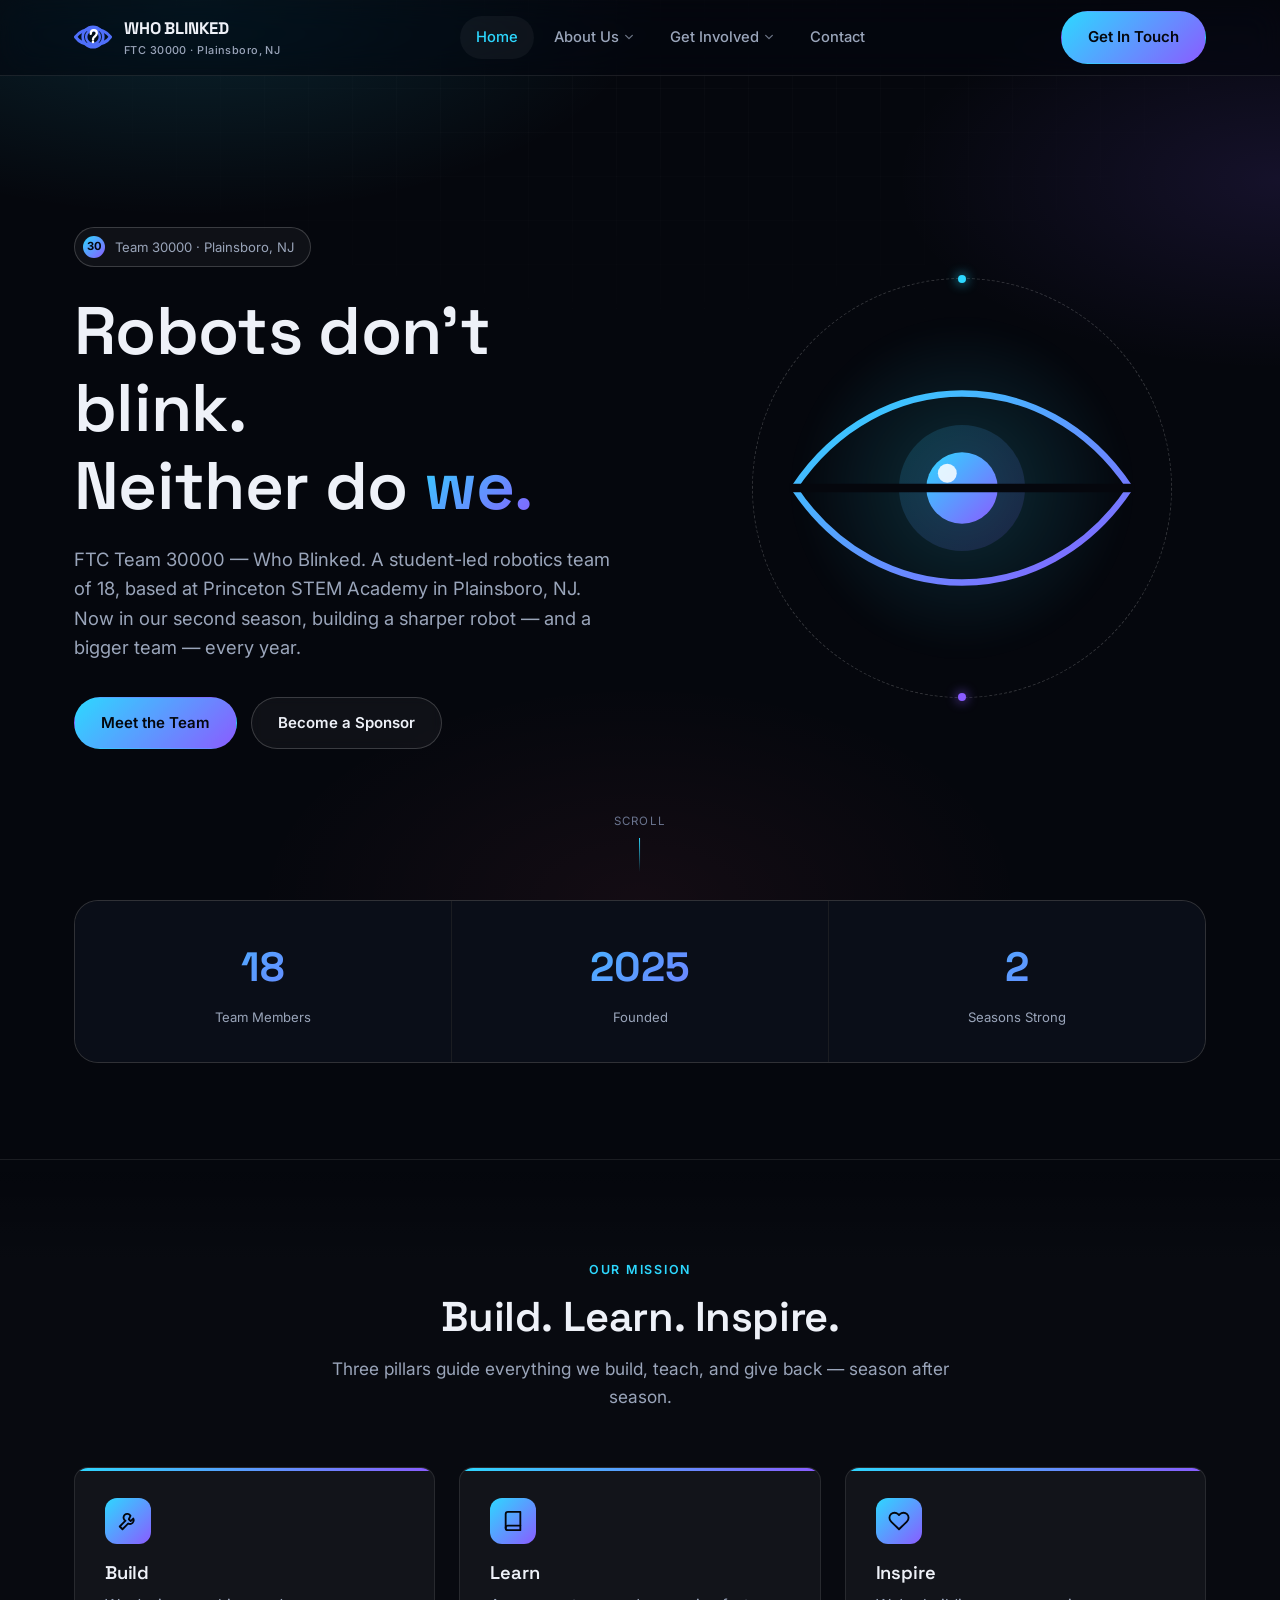
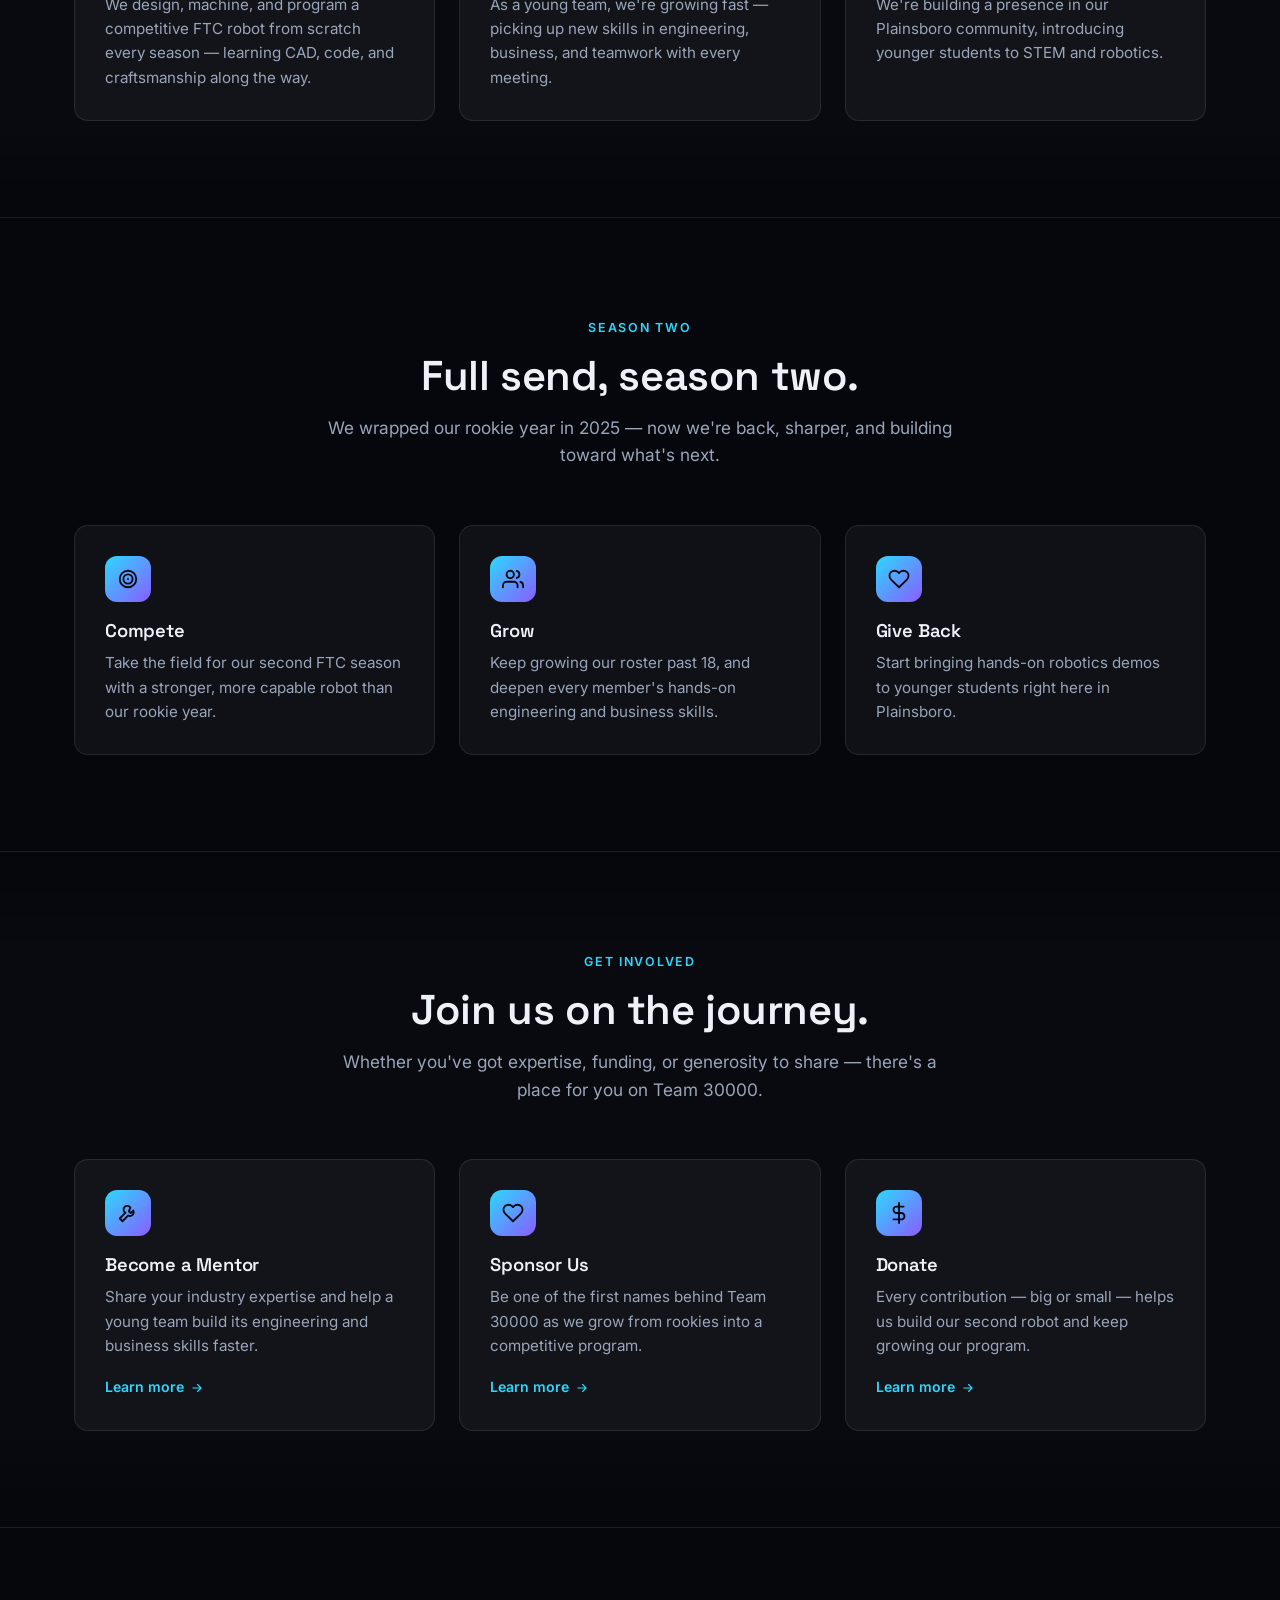
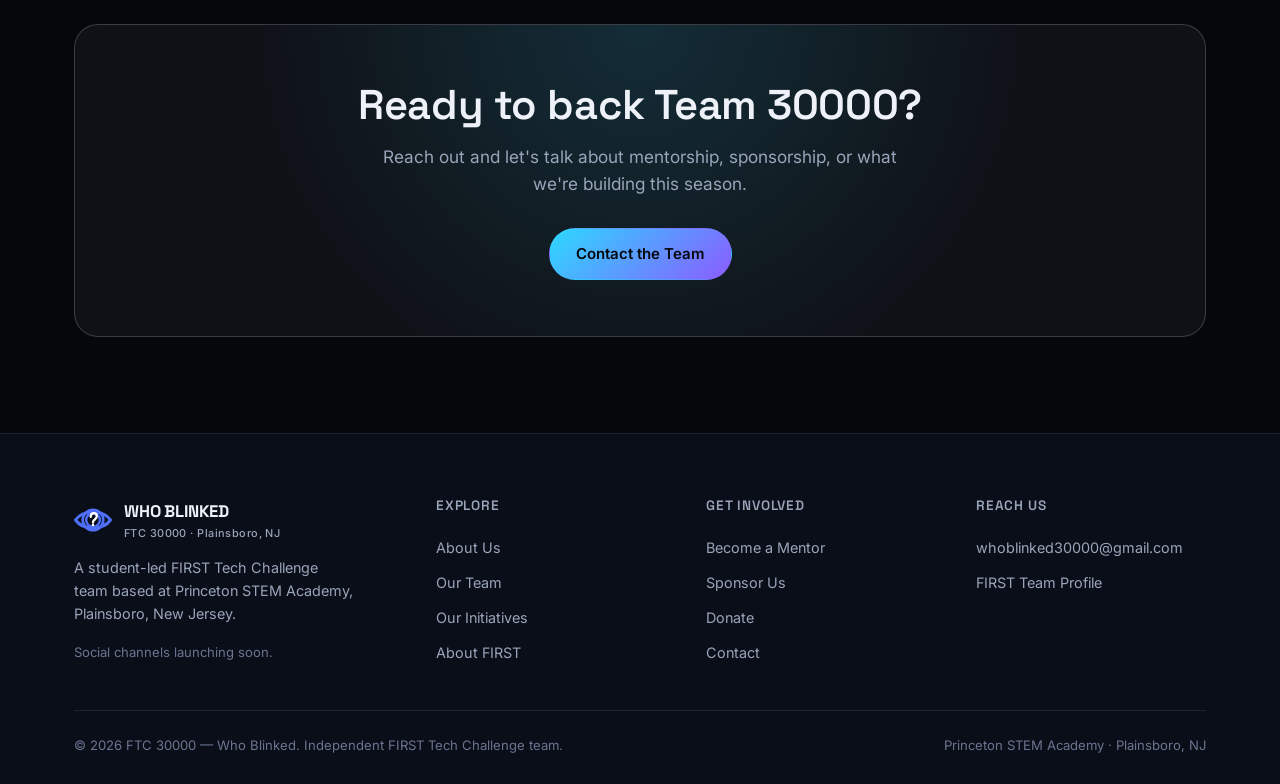
<file: index.html>
<!DOCTYPE html>
<html lang="en">
<head>
<meta charset="UTF-8">
<meta name="viewport" content="width=device-width, initial-scale=1.0">
<title>Who Blinked | FTC Team 30000</title>
<meta name="description" content="FTC 30000 Who Blinked is a student-led FIRST Tech Challenge robotics team of 18 students based at Princeton STEM Academy in Plainsboro, NJ.">
<link rel="icon" href="data:image/svg+xml,<svg xmlns=%22http://www.w3.org/2000/svg%22 viewBox=%220 0 100 100%22><circle cx=%2250%22 cy=%2250%22 r=%2248%22 fill=%22%23000000%22/><path d=%22M8,50 C26,26 74,26 92,50 C74,74 26,74 8,50 Z%22 fill=%22none%22 stroke=%22%234f6ffa%22 stroke-width=%228%22/><circle cx=%2250%22 cy=%2250%22 r=%2216%22 fill=%22none%22 stroke=%22%234f6ffa%22 stroke-width=%226%22/><path d=%22M45,44 C45,40 47,37 51,37 C55,37 57,40 57,43 C57,46 54,48 52,50 C51,51 50,52 50,54%22 stroke=%22%23ffffff%22 stroke-width=%225%22 stroke-linecap=%22round%22 fill=%22none%22/><circle cx=%2250%22 cy=%2260%22 r=%223%22 fill=%22%23ffffff%22/></svg>">
<link rel="stylesheet" href="css/style.css">
</head>
<body>

<header class="site-header">
  <nav class="nav">
    <a href="index.html" class="brand">
      <svg class="brand-eye" viewBox="0 0 100 100" fill="none">
        <path d="M4,50 C24,22 76,22 96,50 C76,78 24,78 4,50 Z" stroke="#4f6ffa" stroke-width="8" stroke-linejoin="round"/>
        <circle cx="50" cy="50" r="27" stroke="#4f6ffa" stroke-width="7"/>
        <circle cx="50" cy="50" r="18" stroke="#4f6ffa" stroke-width="6.5"/>
        <path d="M44,42 C44,36 47,32 52,32 C57,32 60,36 60,40 C60,45 56,47 53,50 C51,52 50,54 50,57" stroke="#ffffff" stroke-width="6" stroke-linecap="round" fill="none"/>
        <circle cx="50" cy="63" r="3.4" fill="#ffffff"/>
      </svg>
      <span>WHO BLINKED<small>FTC 30000 · Plainsboro, NJ</small></span>
    </a>

    <ul class="nav-links" id="navLinks">
      <li><a href="index.html" class="nav-link">Home</a></li>
      <li class="has-dropdown">
        <a href="about.html" class="nav-link">About Us
          <svg class="chev" viewBox="0 0 12 12" fill="none"><path d="M2 4l4 4 4-4" stroke="currentColor" stroke-width="1.5" stroke-linecap="round" stroke-linejoin="round"/></svg>
        </a>
        <div class="dropdown">
          <a href="team.html">Our Team</a>
          <a href="initiatives.html">Our Initiatives</a>
          <a href="first.html">About FIRST</a>
        </div>
      </li>
      <li class="has-dropdown">
        <button type="button" class="nav-link">Get Involved
          <svg class="chev" viewBox="0 0 12 12" fill="none"><path d="M2 4l4 4 4-4" stroke="currentColor" stroke-width="1.5" stroke-linecap="round" stroke-linejoin="round"/></svg>
        </button>
        <div class="dropdown">
          <a href="mentor.html">Become a Mentor</a>
          <a href="sponsor.html">Sponsor Us</a>
          <a href="donate.html">Donate</a>
        </div>
      </li>
      <li><a href="contact.html" class="nav-link">Contact</a></li>
    </ul>

    <div class="nav-cta">
      <a href="contact.html" class="btn btn-primary">Get In Touch</a>
    </div>

    <button class="nav-toggle" aria-label="Toggle menu"><span></span><span></span><span></span></button>
  </nav>
</header>

<main>

  <!-- HERO -->
  <section class="hero">
    <div class="container hero-grid">
      <div>
        <div class="hero-badge">
          <span class="dot">30</span>
          Team 30000 · Plainsboro, NJ
        </div>
        <h1 class="title">Robots don't blink.<br>Neither do <span class="text-gradient">we.</span></h1>
        <p class="lead">
          FTC Team 30000 — Who Blinked. A student-led robotics team of 18, based at Princeton STEM
          Academy in Plainsboro, NJ. Now in our second season, building a sharper robot — and a
          bigger team — every year.
        </p>
        <div class="btn-row">
          <a href="team.html" class="btn btn-primary">Meet the Team</a>
          <a href="sponsor.html" class="btn btn-outline">Become a Sponsor</a>
        </div>
      </div>

      <div class="hero-visual">
        <div class="eye-wrap">
          <div class="eye-glow"></div>
          <div class="eye-ring"></div>
          <svg class="eye-svg" viewBox="0 0 200 200">
            <defs>
              <linearGradient id="eyeGradHero" x1="0" y1="0" x2="1" y2="1">
                <stop offset="0%" stop-color="#2dd8ff"/>
                <stop offset="100%" stop-color="#8a5cff"/>
              </linearGradient>
            </defs>
            <path d="M20,100 C60,40 140,40 180,100 C140,160 60,160 20,100 Z" fill="none" stroke="url(#eyeGradHero)" stroke-width="3"/>
            <g class="eye-pupil">
              <circle cx="100" cy="100" r="30" fill="url(#eyeGradHero)" opacity="0.15"/>
              <circle cx="100" cy="100" r="17" fill="url(#eyeGradHero)"/>
              <circle cx="93" cy="93" r="4.5" fill="#fff" opacity="0.85"/>
            </g>
            <path class="eye-lid" d="M18,100 C58,100 142,100 182,100 C142,100 58,100 18,100 Z" fill="#05070d" stroke="#05070d" stroke-width="4"/>
          </svg>
        </div>
      </div>
    </div>

    <div class="scroll-cue"><span>Scroll</span><span class="line"></span></div>
  </section>

  <!-- STATS -->
  <section class="section" style="padding-top:0;">
    <div class="container reveal">
      <div class="stat-bar stat-bar-3">
        <div class="stat"><div class="num" data-count="18">0</div><div class="label">Team Members</div></div>
        <div class="stat"><div class="num">2025</div><div class="label">Founded</div></div>
        <div class="stat"><div class="num" data-count="2">0</div><div class="label">Seasons Strong</div></div>
      </div>
    </div>
  </section>

  <!-- MISSION -->
  <section class="section section-alt">
    <div class="container">
      <div class="section-head center reveal">
        <div class="eyebrow">Our Mission</div>
        <h2 class="title">Build. Learn. Inspire.</h2>
        <p class="lead">Three pillars guide everything we build, teach, and give back — season after season.</p>
      </div>

      <div class="grid grid-3">
        <div class="card pillar reveal">
          <div class="card-icon">
            <svg viewBox="0 0 24 24" fill="none"><path d="M14.7 6.3a4 4 0 10-5.4 5.4L3 18l3 3 6.3-6.3a4 4 0 005.4-5.4l-2.8 2.8-2-2z" stroke="currentColor" stroke-width="2" stroke-linejoin="round"/></svg>
          </div>
          <h3>Build</h3>
          <p>We design, machine, and program a competitive FTC robot from scratch every season — learning CAD, code, and craftsmanship along the way.</p>
        </div>

        <div class="card pillar reveal reveal-delay-1">
          <div class="card-icon">
            <svg viewBox="0 0 24 24" fill="none"><path d="M4 19.5A2.5 2.5 0 016.5 17H20" stroke="currentColor" stroke-width="2" stroke-linecap="round"/><path d="M6.5 2H20v20H6.5A2.5 2.5 0 014 19.5v-15A2.5 2.5 0 016.5 2z" stroke="currentColor" stroke-width="2" stroke-linejoin="round"/></svg>
          </div>
          <h3>Learn</h3>
          <p>As a young team, we're growing fast — picking up new skills in engineering, business, and teamwork with every meeting.</p>
        </div>

        <div class="card pillar reveal reveal-delay-2">
          <div class="card-icon">
            <svg viewBox="0 0 24 24" fill="none"><path d="M20.8 4.6a5.5 5.5 0 00-7.8 0L12 5.6l-1-1a5.5 5.5 0 00-7.8 7.8l1 1L12 21l7.8-7.6 1-1a5.5 5.5 0 000-7.8z" stroke="currentColor" stroke-width="2" stroke-linejoin="round"/></svg>
          </div>
          <h3>Inspire</h3>
          <p>We're building a presence in our Plainsboro community, introducing younger students to STEM and robotics.</p>
        </div>
      </div>
    </div>
  </section>

  <!-- SEASON GOALS -->
  <section class="section">
    <div class="container">
      <div class="section-head center reveal">
        <div class="eyebrow">Season Two</div>
        <h2 class="title">Full send, season two.</h2>
        <p class="lead">We wrapped our rookie year in 2025 — now we're back, sharper, and building toward what's next.</p>
      </div>

      <div class="grid grid-3">
        <div class="card reveal">
          <div class="card-icon"><svg viewBox="0 0 24 24" fill="none"><circle cx="12" cy="12" r="9" stroke="currentColor" stroke-width="2"/><circle cx="12" cy="12" r="5" stroke="currentColor" stroke-width="2"/><circle cx="12" cy="12" r="1" fill="currentColor"/></svg></div>
          <h3>Compete</h3>
          <p>Take the field for our second FTC season with a stronger, more capable robot than our rookie year.</p>
        </div>
        <div class="card reveal reveal-delay-1">
          <div class="card-icon"><svg viewBox="0 0 24 24" fill="none"><path d="M17 21v-2a4 4 0 00-4-4H5a4 4 0 00-4 4v2" stroke="currentColor" stroke-width="2" stroke-linecap="round" stroke-linejoin="round"/><circle cx="9" cy="7" r="4" stroke="currentColor" stroke-width="2"/><path d="M23 21v-2a4 4 0 00-3-3.87" stroke="currentColor" stroke-width="2" stroke-linecap="round"/><path d="M16 3.13a4 4 0 010 7.75" stroke="currentColor" stroke-width="2" stroke-linecap="round"/></svg></div>
          <h3>Grow</h3>
          <p>Keep growing our roster past 18, and deepen every member's hands-on engineering and business skills.</p>
        </div>
        <div class="card reveal reveal-delay-2">
          <div class="card-icon"><svg viewBox="0 0 24 24" fill="none"><path d="M20.8 4.6a5.5 5.5 0 00-7.8 0L12 5.6l-1-1a5.5 5.5 0 00-7.8 7.8l1 1L12 21l7.8-7.6 1-1a5.5 5.5 0 000-7.8z" stroke="currentColor" stroke-width="2" stroke-linejoin="round"/></svg></div>
          <h3>Give Back</h3>
          <p>Start bringing hands-on robotics demos to younger students right here in Plainsboro.</p>
        </div>
      </div>
    </div>
  </section>

  <!-- GET INVOLVED -->
  <section class="section section-alt">
    <div class="container">
      <div class="section-head center reveal">
        <div class="eyebrow">Get Involved</div>
        <h2 class="title">Join us on the journey.</h2>
        <p class="lead">Whether you've got expertise, funding, or generosity to share — there's a place for you on Team 30000.</p>
      </div>

      <div class="grid grid-3">
        <a href="mentor.html" class="card reveal">
          <div class="card-icon">
            <svg viewBox="0 0 24 24" fill="none"><path d="M14.7 6.3a4 4 0 10-5.4 5.4L3 18l3 3 6.3-6.3a4 4 0 005.4-5.4l-2.8 2.8-2-2z" stroke="currentColor" stroke-width="2" stroke-linejoin="round"/></svg>
          </div>
          <h3>Become a Mentor</h3>
          <p>Share your industry expertise and help a young team build its engineering and business skills faster.</p>
          <span class="card-link">Learn more <svg viewBox="0 0 24 24" fill="none"><path d="M5 12h14M13 6l6 6-6 6" stroke="currentColor" stroke-width="2" stroke-linecap="round" stroke-linejoin="round"/></svg></span>
        </a>

        <a href="sponsor.html" class="card reveal reveal-delay-1">
          <div class="card-icon">
            <svg viewBox="0 0 24 24" fill="none"><path d="M20.8 4.6a5.5 5.5 0 00-7.8 0L12 5.6l-1-1a5.5 5.5 0 00-7.8 7.8l1 1L12 21l7.8-7.6 1-1a5.5 5.5 0 000-7.8z" stroke="currentColor" stroke-width="2" stroke-linejoin="round"/></svg>
          </div>
          <h3>Sponsor Us</h3>
          <p>Be one of the first names behind Team 30000 as we grow from rookies into a competitive program.</p>
          <span class="card-link">Learn more <svg viewBox="0 0 24 24" fill="none"><path d="M5 12h14M13 6l6 6-6 6" stroke="currentColor" stroke-width="2" stroke-linecap="round" stroke-linejoin="round"/></svg></span>
        </a>

        <a href="donate.html" class="card reveal reveal-delay-2">
          <div class="card-icon">
            <svg viewBox="0 0 24 24" fill="none"><line x1="12" y1="1" x2="12" y2="23" stroke="currentColor" stroke-width="2" stroke-linecap="round"/><path d="M17 5H9.5a3.5 3.5 0 000 7h5a3.5 3.5 0 010 7H6" stroke="currentColor" stroke-width="2" stroke-linecap="round"/></svg>
          </div>
          <h3>Donate</h3>
          <p>Every contribution — big or small — helps us build our second robot and keep growing our program.</p>
          <span class="card-link">Learn more <svg viewBox="0 0 24 24" fill="none"><path d="M5 12h14M13 6l6 6-6 6" stroke="currentColor" stroke-width="2" stroke-linecap="round" stroke-linejoin="round"/></svg></span>
        </a>
      </div>
    </div>
  </section>

  <!-- CTA -->
  <section class="section">
    <div class="container">
      <div class="cta-banner reveal">
        <h2 class="title" style="margin-bottom:14px;">Ready to back Team 30000?</h2>
        <p class="lead" style="margin-inline:auto; margin-bottom:30px; max-width:520px;">Reach out and let's talk about mentorship, sponsorship, or what we're building this season.</p>
        <div class="btn-row" style="justify-content:center;">
          <a href="contact.html" class="btn btn-primary">Contact the Team</a>
        </div>
      </div>
    </div>
  </section>

</main>

<footer class="site-footer">
  <div class="container">
    <div class="footer-grid">
      <div class="footer-brand">
        <a href="index.html" class="brand">
          <svg class="brand-eye" viewBox="0 0 100 100" fill="none">
            <path d="M4,50 C24,22 76,22 96,50 C76,78 24,78 4,50 Z" stroke="#4f6ffa" stroke-width="8" stroke-linejoin="round"/>
            <circle cx="50" cy="50" r="27" stroke="#4f6ffa" stroke-width="7"/>
            <circle cx="50" cy="50" r="18" stroke="#4f6ffa" stroke-width="6.5"/>
            <path d="M44,42 C44,36 47,32 52,32 C57,32 60,36 60,40 C60,45 56,47 53,50 C51,52 50,54 50,57" stroke="#ffffff" stroke-width="6" stroke-linecap="round" fill="none"/>
            <circle cx="50" cy="63" r="3.4" fill="#ffffff"/>
          </svg>
          <span>WHO BLINKED<small>FTC 30000 · Plainsboro, NJ</small></span>
        </a>
        <p>A student-led FIRST Tech Challenge team based at Princeton STEM Academy, Plainsboro, New Jersey.</p>
        <p style="font-size:0.82rem; color:var(--text-dimmer); margin-top:16px;">Social channels launching soon.</p>
      </div>

      <div class="footer-col">
        <h4>Explore</h4>
        <a href="about.html">About Us</a>
        <a href="team.html">Our Team</a>
        <a href="initiatives.html">Our Initiatives</a>
        <a href="first.html">About FIRST</a>
      </div>

      <div class="footer-col">
        <h4>Get Involved</h4>
        <a href="mentor.html">Become a Mentor</a>
        <a href="sponsor.html">Sponsor Us</a>
        <a href="donate.html">Donate</a>
        <a href="contact.html">Contact</a>
      </div>

      <div class="footer-col">
        <h4>Reach Us</h4>
        <a href="mailto:whoblinked30000@gmail.com">whoblinked30000@gmail.com</a>
        <a href="https://ftc-events.firstinspires.org/team/30000" target="_blank" rel="noopener">FIRST Team Profile</a>
      </div>
    </div>

    <div class="footer-bottom">
      <span>© 2026 FTC 30000 — Who Blinked. Independent FIRST Tech Challenge team.</span>
      <span>Princeton STEM Academy · Plainsboro, NJ</span>
    </div>
  </div>
</footer>

<button class="to-top" aria-label="Back to top">
  <svg viewBox="0 0 24 24" fill="none"><path d="M12 19V5M5 12l7-7 7 7" stroke="currentColor" stroke-width="2" stroke-linecap="round" stroke-linejoin="round"/></svg>
</button>

<script src="js/main.js"></script>
</body>
</html>
</file>
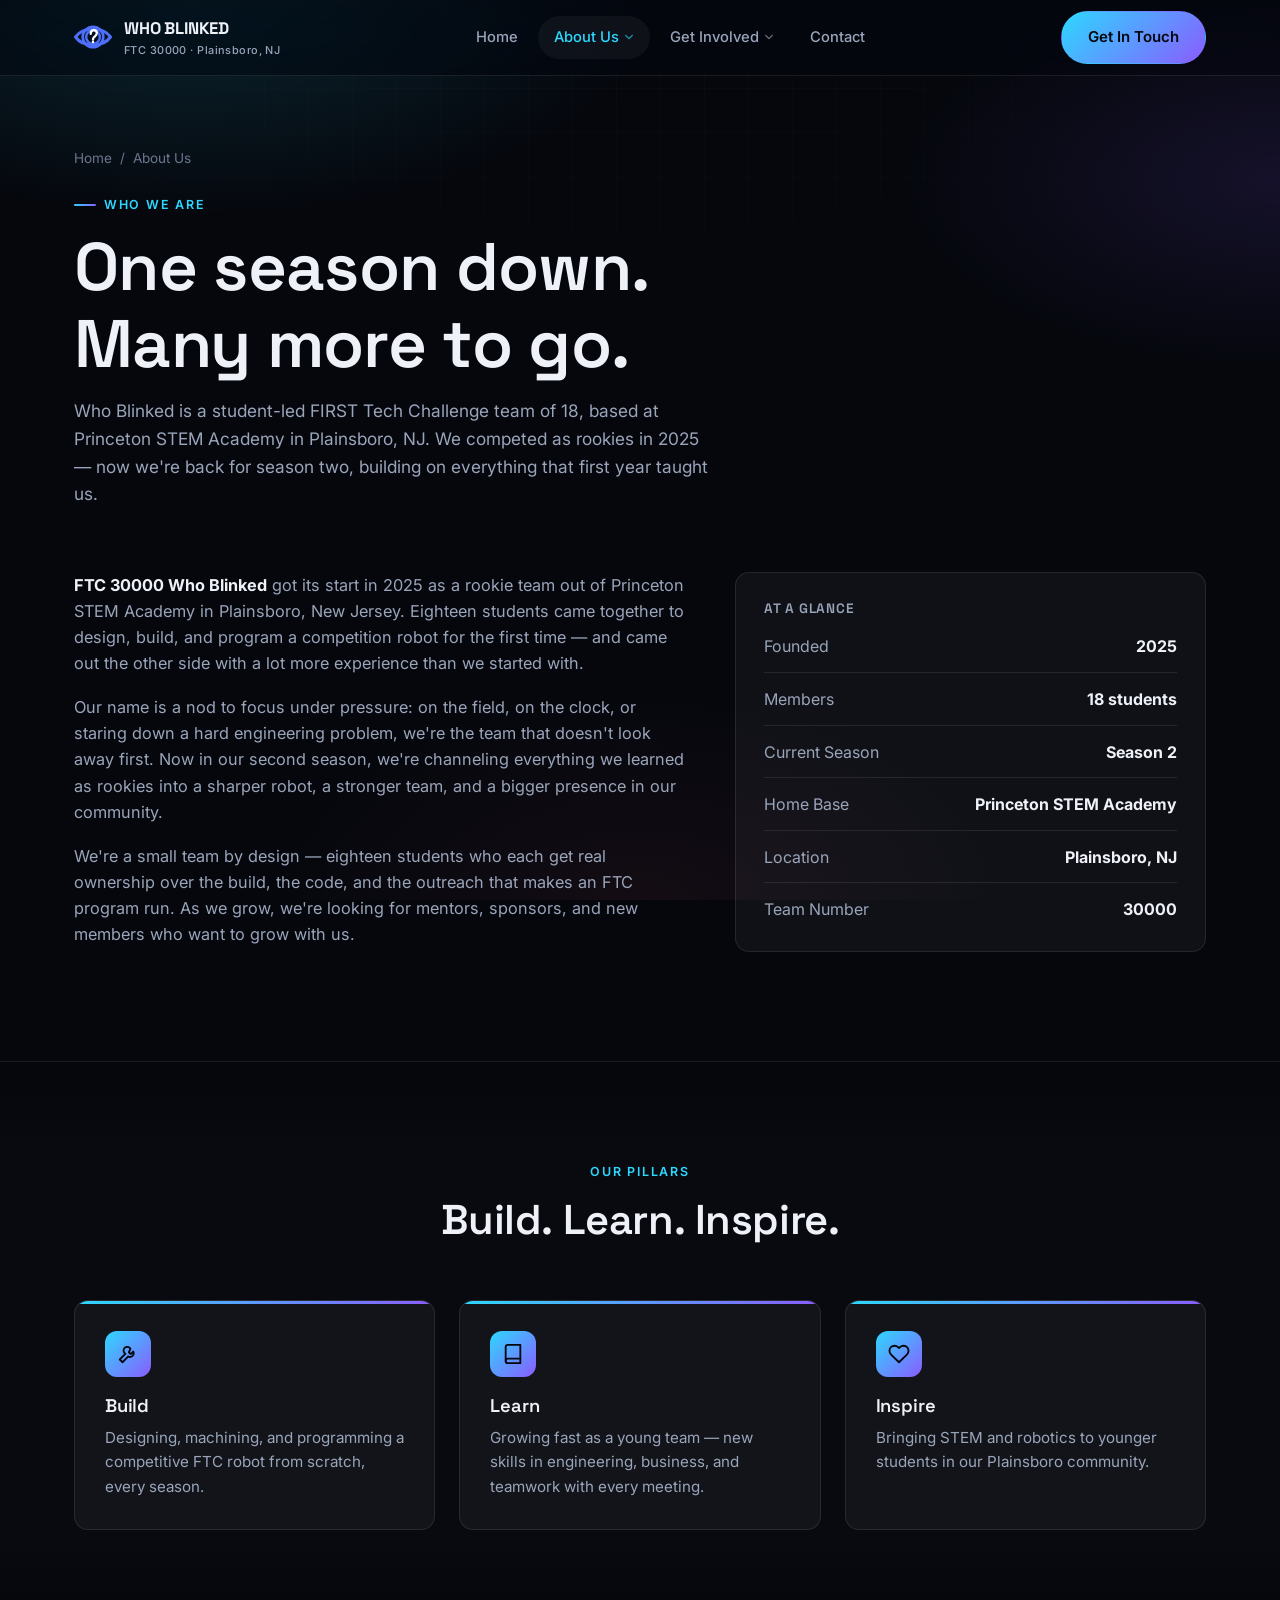
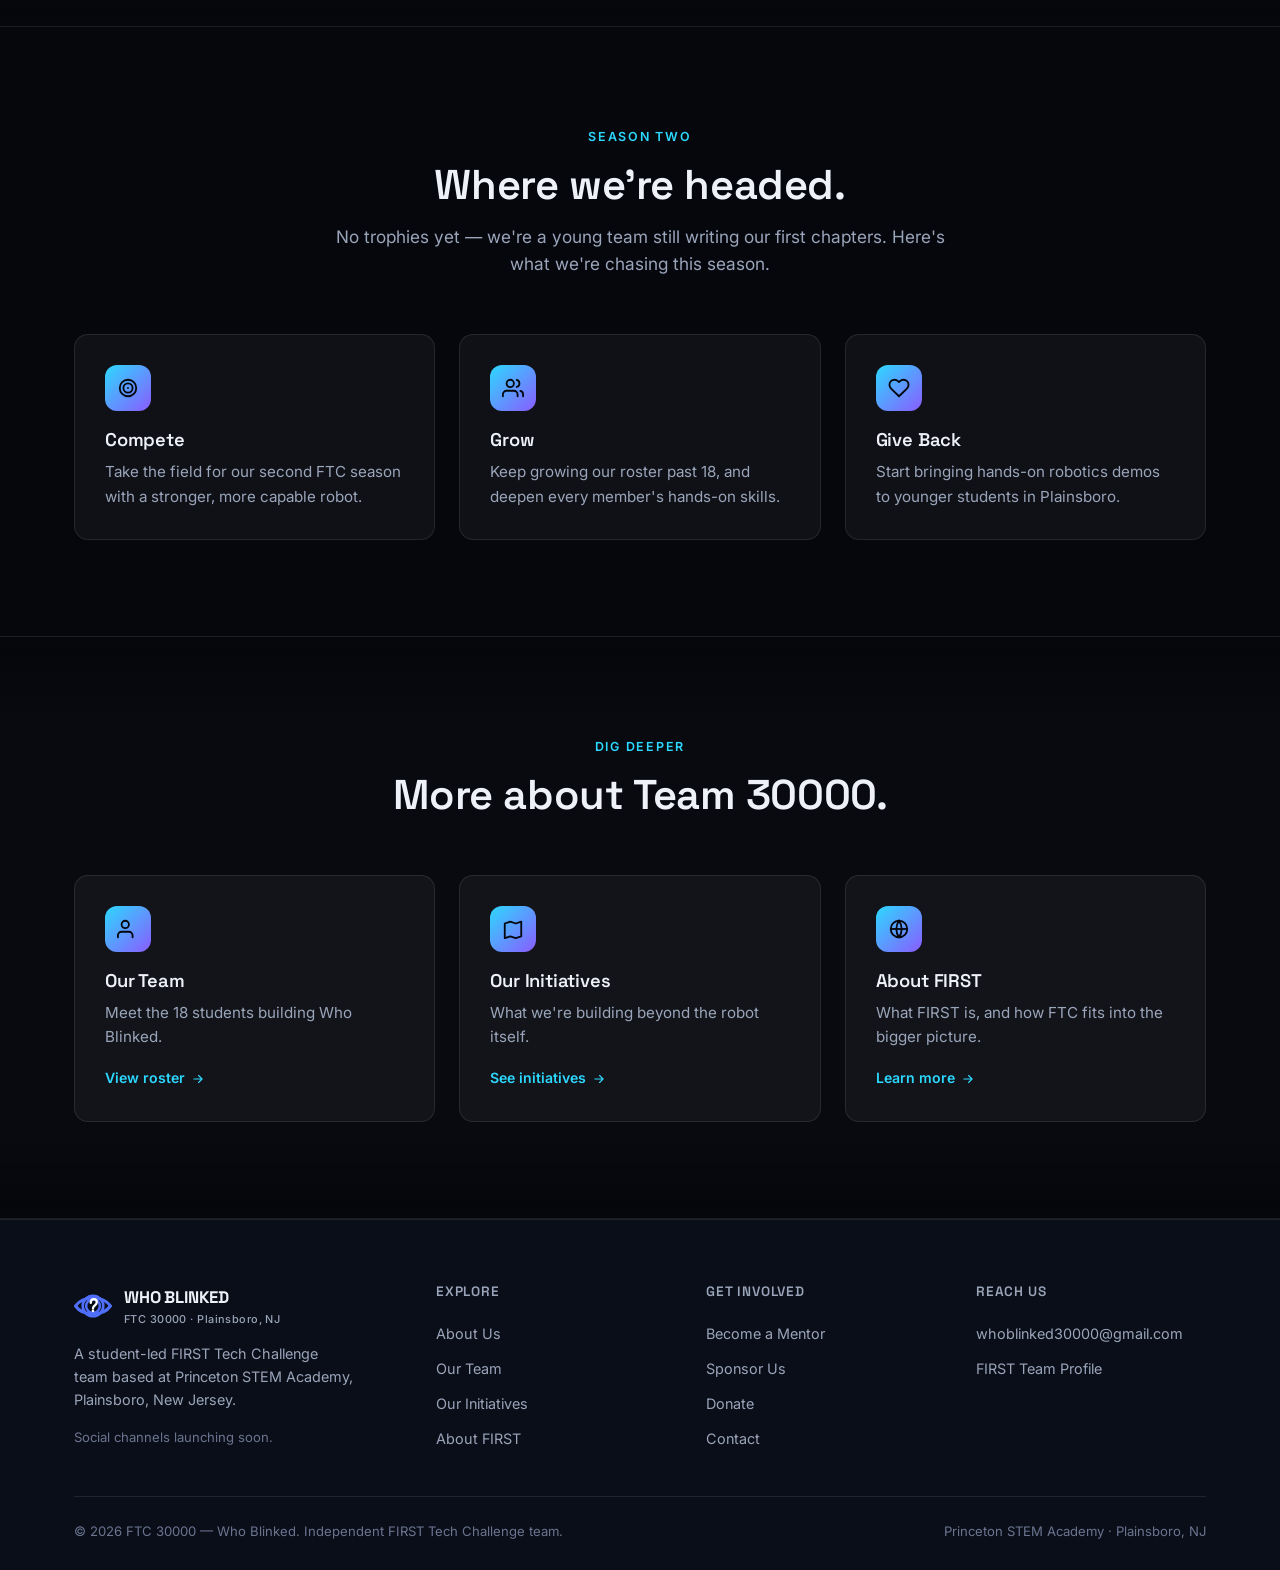
<file: about.html>
<!DOCTYPE html>
<html lang="en">
<head>
<meta charset="UTF-8">
<meta name="viewport" content="width=device-width, initial-scale=1.0">
<title>About Us | Who Blinked — FTC 30000</title>
<meta name="description" content="FTC 30000 Who Blinked is a student-led robotics team of 18 based at Princeton STEM Academy in Plainsboro, NJ, now entering its second season.">
<link rel="icon" href="data:image/svg+xml,<svg xmlns=%22http://www.w3.org/2000/svg%22 viewBox=%220 0 100 100%22><circle cx=%2250%22 cy=%2250%22 r=%2248%22 fill=%22%23000000%22/><path d=%22M8,50 C26,26 74,26 92,50 C74,74 26,74 8,50 Z%22 fill=%22none%22 stroke=%22%234f6ffa%22 stroke-width=%228%22/><circle cx=%2250%22 cy=%2250%22 r=%2216%22 fill=%22none%22 stroke=%22%234f6ffa%22 stroke-width=%226%22/><path d=%22M45,44 C45,40 47,37 51,37 C55,37 57,40 57,43 C57,46 54,48 52,50 C51,51 50,52 50,54%22 stroke=%22%23ffffff%22 stroke-width=%225%22 stroke-linecap=%22round%22 fill=%22none%22/><circle cx=%2250%22 cy=%2260%22 r=%223%22 fill=%22%23ffffff%22/></svg>">
<link rel="stylesheet" href="css/style.css">
</head>
<body>

<header class="site-header">
  <nav class="nav">
    <a href="index.html" class="brand">
      <svg class="brand-eye" viewBox="0 0 100 100" fill="none">
        <path d="M4,50 C24,22 76,22 96,50 C76,78 24,78 4,50 Z" stroke="#4f6ffa" stroke-width="8" stroke-linejoin="round"/>
        <circle cx="50" cy="50" r="27" stroke="#4f6ffa" stroke-width="7"/>
        <circle cx="50" cy="50" r="18" stroke="#4f6ffa" stroke-width="6.5"/>
        <path d="M44,42 C44,36 47,32 52,32 C57,32 60,36 60,40 C60,45 56,47 53,50 C51,52 50,54 50,57" stroke="#ffffff" stroke-width="6" stroke-linecap="round" fill="none"/>
        <circle cx="50" cy="63" r="3.4" fill="#ffffff"/>
      </svg>
      <span>WHO BLINKED<small>FTC 30000 · Plainsboro, NJ</small></span>
    </a>
    <ul class="nav-links" id="navLinks">
      <li><a href="index.html" class="nav-link">Home</a></li>
      <li class="has-dropdown">
        <a href="about.html" class="nav-link">About Us
          <svg class="chev" viewBox="0 0 12 12" fill="none"><path d="M2 4l4 4 4-4" stroke="currentColor" stroke-width="1.5" stroke-linecap="round" stroke-linejoin="round"/></svg>
        </a>
        <div class="dropdown">
          <a href="team.html">Our Team</a>
          <a href="initiatives.html">Our Initiatives</a>
          <a href="first.html">About FIRST</a>
        </div>
      </li>
      <li class="has-dropdown">
        <button type="button" class="nav-link">Get Involved
          <svg class="chev" viewBox="0 0 12 12" fill="none"><path d="M2 4l4 4 4-4" stroke="currentColor" stroke-width="1.5" stroke-linecap="round" stroke-linejoin="round"/></svg>
        </button>
        <div class="dropdown">
          <a href="mentor.html">Become a Mentor</a>
          <a href="sponsor.html">Sponsor Us</a>
          <a href="donate.html">Donate</a>
        </div>
      </li>
      <li><a href="contact.html" class="nav-link">Contact</a></li>
    </ul>
    <div class="nav-cta"><a href="contact.html" class="btn btn-primary">Get In Touch</a></div>
    <button class="nav-toggle" aria-label="Toggle menu"><span></span><span></span><span></span></button>
  </nav>
</header>

<main>
  <section class="page-hero">
    <div class="container">
      <div class="breadcrumb reveal"><a href="index.html">Home</a> / <span>About Us</span></div>
      <div class="eyebrow reveal">Who We Are</div>
      <h1 class="title reveal reveal-delay-1">One season down.<br>Many more to go.</h1>
      <p class="lead reveal reveal-delay-2" style="max-width:640px;">
        Who Blinked is a student-led FIRST Tech Challenge team of 18, based at Princeton STEM Academy
        in Plainsboro, NJ. We competed as rookies in 2025 — now we're back for season two, building on
        everything that first year taught us.
      </p>
    </div>
  </section>

  <section class="section" style="padding-top:0;">
    <div class="container two-col">
      <div class="prose reveal">
        <p>
          <strong>FTC 30000 Who Blinked</strong> got its start in 2025 as a rookie team out of
          Princeton STEM Academy in Plainsboro, New Jersey. Eighteen students came together to design,
          build, and program a competition robot for the first time — and came out the other side
          with a lot more experience than we started with.
        </p>
        <p>
          Our name is a nod to focus under pressure: on the field, on the clock, or staring down a
          hard engineering problem, we're the team that doesn't look away first. Now in our second
          season, we're channeling everything we learned as rookies into a sharper robot, a stronger
          team, and a bigger presence in our community.
        </p>
        <p>
          We're a small team by design — eighteen students who each get real ownership over the build,
          the code, and the outreach that makes an FTC program run. As we grow, we're looking for
          mentors, sponsors, and new members who want to grow with us.
        </p>
      </div>

      <div class="info-panel reveal reveal-delay-1">
        <h4 style="font-size:0.85rem; text-transform:uppercase; letter-spacing:0.06em; color:var(--text-dim); margin-bottom:18px;">At a Glance</h4>
        <div style="display:flex; flex-direction:column; gap:14px;">
          <div style="display:flex; justify-content:space-between; border-bottom:1px solid var(--border); padding-bottom:12px;"><span style="color:var(--text-dim);">Founded</span><strong>2025</strong></div>
          <div style="display:flex; justify-content:space-between; border-bottom:1px solid var(--border); padding-bottom:12px;"><span style="color:var(--text-dim);">Members</span><strong>18 students</strong></div>
          <div style="display:flex; justify-content:space-between; border-bottom:1px solid var(--border); padding-bottom:12px;"><span style="color:var(--text-dim);">Current Season</span><strong>Season 2</strong></div>
          <div style="display:flex; justify-content:space-between; border-bottom:1px solid var(--border); padding-bottom:12px;"><span style="color:var(--text-dim);">Home Base</span><strong>Princeton STEM Academy</strong></div>
          <div style="display:flex; justify-content:space-between; border-bottom:1px solid var(--border); padding-bottom:12px;"><span style="color:var(--text-dim);">Location</span><strong>Plainsboro, NJ</strong></div>
          <div style="display:flex; justify-content:space-between;"><span style="color:var(--text-dim);">Team Number</span><strong>30000</strong></div>
        </div>
      </div>
    </div>
  </section>

  <section class="section section-alt">
    <div class="container">
      <div class="section-head center reveal">
        <div class="eyebrow">Our Pillars</div>
        <h2 class="title">Build. Learn. Inspire.</h2>
      </div>
      <div class="grid grid-3">
        <div class="card pillar reveal">
          <div class="card-icon"><svg viewBox="0 0 24 24" fill="none"><path d="M14.7 6.3a4 4 0 10-5.4 5.4L3 18l3 3 6.3-6.3a4 4 0 005.4-5.4l-2.8 2.8-2-2z" stroke="currentColor" stroke-width="2" stroke-linejoin="round"/></svg></div>
          <h3>Build</h3>
          <p>Designing, machining, and programming a competitive FTC robot from scratch, every season.</p>
        </div>
        <div class="card pillar reveal reveal-delay-1">
          <div class="card-icon"><svg viewBox="0 0 24 24" fill="none"><path d="M4 19.5A2.5 2.5 0 016.5 17H20" stroke="currentColor" stroke-width="2" stroke-linecap="round"/><path d="M6.5 2H20v20H6.5A2.5 2.5 0 014 19.5v-15A2.5 2.5 0 016.5 2z" stroke="currentColor" stroke-width="2" stroke-linejoin="round"/></svg></div>
          <h3>Learn</h3>
          <p>Growing fast as a young team — new skills in engineering, business, and teamwork with every meeting.</p>
        </div>
        <div class="card pillar reveal reveal-delay-2">
          <div class="card-icon"><svg viewBox="0 0 24 24" fill="none"><path d="M20.8 4.6a5.5 5.5 0 00-7.8 0L12 5.6l-1-1a5.5 5.5 0 00-7.8 7.8l1 1L12 21l7.8-7.6 1-1a5.5 5.5 0 000-7.8z" stroke="currentColor" stroke-width="2" stroke-linejoin="round"/></svg></div>
          <h3>Inspire</h3>
          <p>Bringing STEM and robotics to younger students in our Plainsboro community.</p>
        </div>
      </div>
    </div>
  </section>

  <section class="section">
    <div class="container">
      <div class="section-head center reveal">
        <div class="eyebrow">Season Two</div>
        <h2 class="title">Where we're headed.</h2>
        <p class="lead">No trophies yet — we're a young team still writing our first chapters. Here's what we're chasing this season.</p>
      </div>
      <div class="grid grid-3">
        <div class="card reveal">
          <div class="card-icon"><svg viewBox="0 0 24 24" fill="none"><circle cx="12" cy="12" r="9" stroke="currentColor" stroke-width="2"/><circle cx="12" cy="12" r="5" stroke="currentColor" stroke-width="2"/><circle cx="12" cy="12" r="1" fill="currentColor"/></svg></div>
          <h3>Compete</h3>
          <p>Take the field for our second FTC season with a stronger, more capable robot.</p>
        </div>
        <div class="card reveal reveal-delay-1">
          <div class="card-icon"><svg viewBox="0 0 24 24" fill="none"><path d="M17 21v-2a4 4 0 00-4-4H5a4 4 0 00-4 4v2" stroke="currentColor" stroke-width="2" stroke-linecap="round" stroke-linejoin="round"/><circle cx="9" cy="7" r="4" stroke="currentColor" stroke-width="2"/><path d="M23 21v-2a4 4 0 00-3-3.87" stroke="currentColor" stroke-width="2" stroke-linecap="round"/><path d="M16 3.13a4 4 0 010 7.75" stroke="currentColor" stroke-width="2" stroke-linecap="round"/></svg></div>
          <h3>Grow</h3>
          <p>Keep growing our roster past 18, and deepen every member's hands-on skills.</p>
        </div>
        <div class="card reveal reveal-delay-2">
          <div class="card-icon"><svg viewBox="0 0 24 24" fill="none"><path d="M20.8 4.6a5.5 5.5 0 00-7.8 0L12 5.6l-1-1a5.5 5.5 0 00-7.8 7.8l1 1L12 21l7.8-7.6 1-1a5.5 5.5 0 000-7.8z" stroke="currentColor" stroke-width="2" stroke-linejoin="round"/></svg></div>
          <h3>Give Back</h3>
          <p>Start bringing hands-on robotics demos to younger students in Plainsboro.</p>
        </div>
      </div>
    </div>
  </section>

  <section class="section section-alt">
    <div class="container">
      <div class="section-head center reveal">
        <div class="eyebrow">Dig Deeper</div>
        <h2 class="title">More about Team 30000.</h2>
      </div>
      <div class="grid grid-3">
        <a href="team.html" class="card reveal">
          <div class="card-icon"><svg viewBox="0 0 24 24" fill="none"><path d="M17 21v-2a4 4 0 00-4-4H5a4 4 0 00-4 4v2" stroke="currentColor" stroke-width="2" stroke-linecap="round" stroke-linejoin="round"/><circle cx="9" cy="7" r="4" stroke="currentColor" stroke-width="2"/></svg></div>
          <h3>Our Team</h3>
          <p>Meet the 18 students building Who Blinked.</p>
          <span class="card-link">View roster <svg viewBox="0 0 24 24" fill="none"><path d="M5 12h14M13 6l6 6-6 6" stroke="currentColor" stroke-width="2" stroke-linecap="round" stroke-linejoin="round"/></svg></span>
        </a>
        <a href="initiatives.html" class="card reveal reveal-delay-1">
          <div class="card-icon"><svg viewBox="0 0 24 24" fill="none"><path d="M9 20l-6 2V6l6-2 6 2 6-2v16l-6 2-6-2z" stroke="currentColor" stroke-width="2" stroke-linejoin="round"/></svg></div>
          <h3>Our Initiatives</h3>
          <p>What we're building beyond the robot itself.</p>
          <span class="card-link">See initiatives <svg viewBox="0 0 24 24" fill="none"><path d="M5 12h14M13 6l6 6-6 6" stroke="currentColor" stroke-width="2" stroke-linecap="round" stroke-linejoin="round"/></svg></span>
        </a>
        <a href="first.html" class="card reveal reveal-delay-2">
          <div class="card-icon"><svg viewBox="0 0 24 24" fill="none"><circle cx="12" cy="12" r="9" stroke="currentColor" stroke-width="2"/><path d="M3 12h18" stroke="currentColor" stroke-width="2"/><path d="M12 3a15.3 15.3 0 010 18 15.3 15.3 0 010-18z" stroke="currentColor" stroke-width="2"/></svg></div>
          <h3>About FIRST</h3>
          <p>What FIRST is, and how FTC fits into the bigger picture.</p>
          <span class="card-link">Learn more <svg viewBox="0 0 24 24" fill="none"><path d="M5 12h14M13 6l6 6-6 6" stroke="currentColor" stroke-width="2" stroke-linecap="round" stroke-linejoin="round"/></svg></span>
        </a>
      </div>
    </div>
  </section>
</main>

<footer class="site-footer">
  <div class="container">
    <div class="footer-grid">
      <div class="footer-brand">
        <a href="index.html" class="brand">
          <svg class="brand-eye" viewBox="0 0 100 100" fill="none">
            <path d="M4,50 C24,22 76,22 96,50 C76,78 24,78 4,50 Z" stroke="#4f6ffa" stroke-width="8" stroke-linejoin="round"/>
            <circle cx="50" cy="50" r="27" stroke="#4f6ffa" stroke-width="7"/>
            <circle cx="50" cy="50" r="18" stroke="#4f6ffa" stroke-width="6.5"/>
            <path d="M44,42 C44,36 47,32 52,32 C57,32 60,36 60,40 C60,45 56,47 53,50 C51,52 50,54 50,57" stroke="#ffffff" stroke-width="6" stroke-linecap="round" fill="none"/>
            <circle cx="50" cy="63" r="3.4" fill="#ffffff"/>
          </svg>
          <span>WHO BLINKED<small>FTC 30000 · Plainsboro, NJ</small></span>
        </a>
        <p>A student-led FIRST Tech Challenge team based at Princeton STEM Academy, Plainsboro, New Jersey.</p>
        <p style="font-size:0.82rem; color:var(--text-dimmer); margin-top:16px;">Social channels launching soon.</p>
      </div>
      <div class="footer-col">
        <h4>Explore</h4>
        <a href="about.html">About Us</a>
        <a href="team.html">Our Team</a>
        <a href="initiatives.html">Our Initiatives</a>
        <a href="first.html">About FIRST</a>
      </div>
      <div class="footer-col">
        <h4>Get Involved</h4>
        <a href="mentor.html">Become a Mentor</a>
        <a href="sponsor.html">Sponsor Us</a>
        <a href="donate.html">Donate</a>
        <a href="contact.html">Contact</a>
      </div>
      <div class="footer-col">
        <h4>Reach Us</h4>
        <a href="mailto:whoblinked30000@gmail.com">whoblinked30000@gmail.com</a>
        <a href="https://ftc-events.firstinspires.org/team/30000" target="_blank" rel="noopener">FIRST Team Profile</a>
      </div>
    </div>
    <div class="footer-bottom">
      <span>© 2026 FTC 30000 — Who Blinked. Independent FIRST Tech Challenge team.</span>
      <span>Princeton STEM Academy · Plainsboro, NJ</span>
    </div>
  </div>
</footer>

<button class="to-top" aria-label="Back to top"><svg viewBox="0 0 24 24" fill="none"><path d="M12 19V5M5 12l7-7 7 7" stroke="currentColor" stroke-width="2" stroke-linecap="round" stroke-linejoin="round"/></svg></button>
<script src="js/main.js"></script>
</body>
</html>
</file>
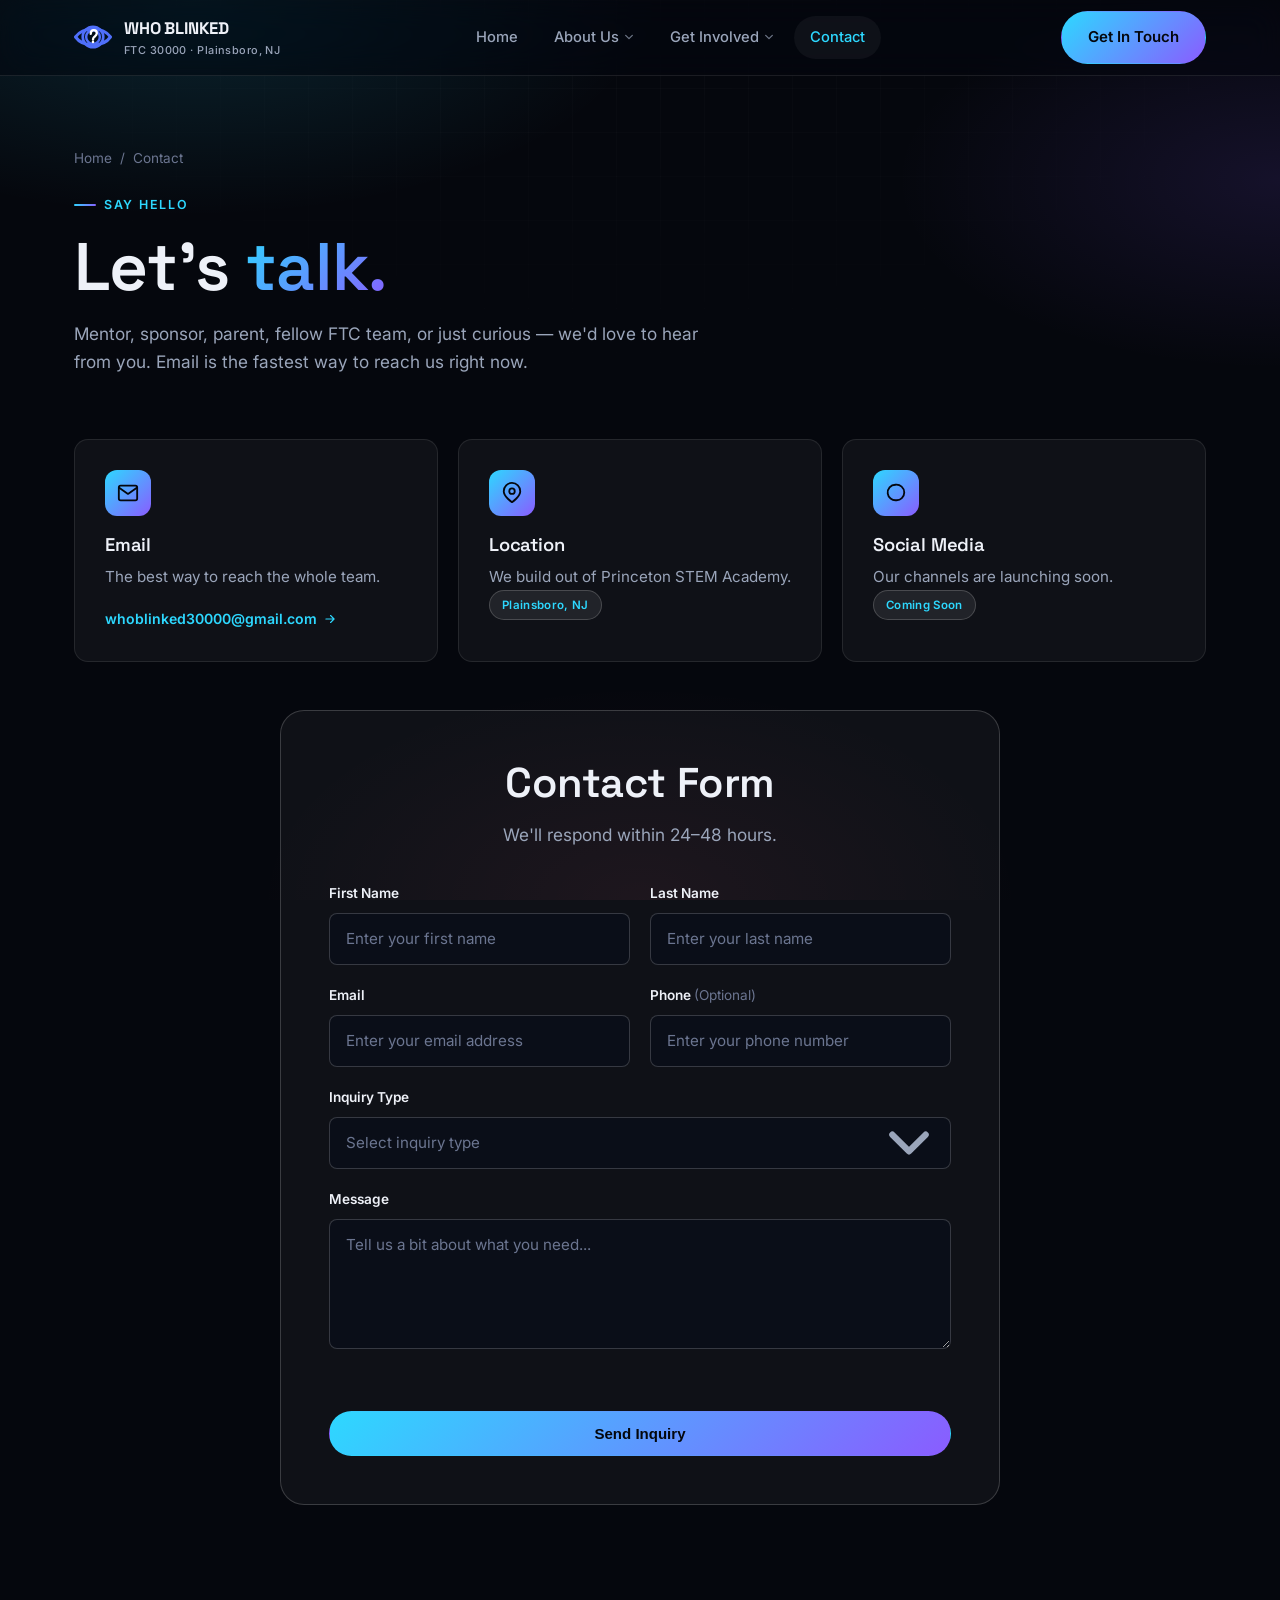
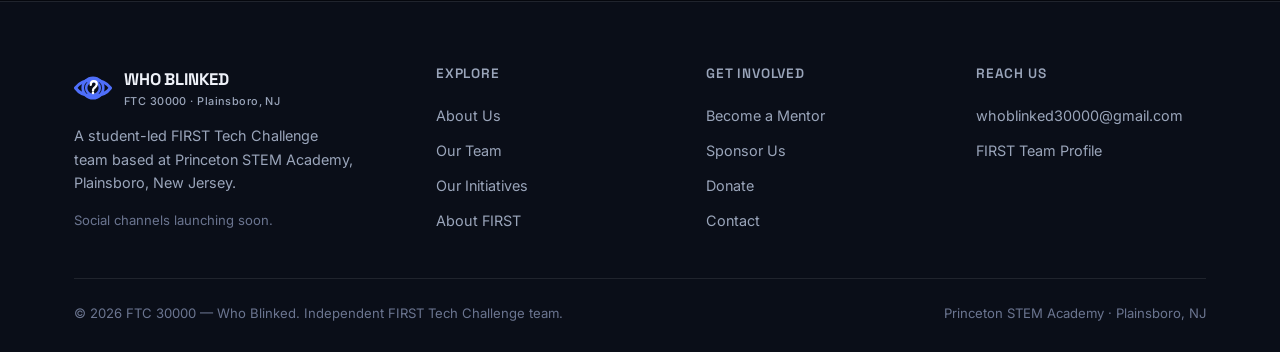
<file: contact.html>
<!DOCTYPE html>
<html lang="en">
<head>
<meta charset="UTF-8">
<meta name="viewport" content="width=device-width, initial-scale=1.0">
<title>Contact | Who Blinked — FTC 30000</title>
<meta name="description" content="Get in touch with FTC 30000 Who Blinked, based at Princeton STEM Academy in Plainsboro, NJ.">
<link rel="icon" href="data:image/svg+xml,<svg xmlns=%22http://www.w3.org/2000/svg%22 viewBox=%220 0 100 100%22><circle cx=%2250%22 cy=%2250%22 r=%2248%22 fill=%22%23000000%22/><path d=%22M8,50 C26,26 74,26 92,50 C74,74 26,74 8,50 Z%22 fill=%22none%22 stroke=%22%234f6ffa%22 stroke-width=%228%22/><circle cx=%2250%22 cy=%2250%22 r=%2216%22 fill=%22none%22 stroke=%22%234f6ffa%22 stroke-width=%226%22/><path d=%22M45,44 C45,40 47,37 51,37 C55,37 57,40 57,43 C57,46 54,48 52,50 C51,51 50,52 50,54%22 stroke=%22%23ffffff%22 stroke-width=%225%22 stroke-linecap=%22round%22 fill=%22none%22/><circle cx=%2250%22 cy=%2260%22 r=%223%22 fill=%22%23ffffff%22/></svg>">
<link rel="stylesheet" href="css/style.css">
</head>
<body>

<header class="site-header">
  <nav class="nav">
    <a href="index.html" class="brand">
      <svg class="brand-eye" viewBox="0 0 100 100" fill="none">
        <path d="M4,50 C24,22 76,22 96,50 C76,78 24,78 4,50 Z" stroke="#4f6ffa" stroke-width="8" stroke-linejoin="round"/>
        <circle cx="50" cy="50" r="27" stroke="#4f6ffa" stroke-width="7"/>
        <circle cx="50" cy="50" r="18" stroke="#4f6ffa" stroke-width="6.5"/>
        <path d="M44,42 C44,36 47,32 52,32 C57,32 60,36 60,40 C60,45 56,47 53,50 C51,52 50,54 50,57" stroke="#ffffff" stroke-width="6" stroke-linecap="round" fill="none"/>
        <circle cx="50" cy="63" r="3.4" fill="#ffffff"/>
      </svg>
      <span>WHO BLINKED<small>FTC 30000 · Plainsboro, NJ</small></span>
    </a>
    <ul class="nav-links" id="navLinks">
      <li><a href="index.html" class="nav-link">Home</a></li>
      <li class="has-dropdown">
        <a href="about.html" class="nav-link">About Us
          <svg class="chev" viewBox="0 0 12 12" fill="none"><path d="M2 4l4 4 4-4" stroke="currentColor" stroke-width="1.5" stroke-linecap="round" stroke-linejoin="round"/></svg>
        </a>
        <div class="dropdown">
          <a href="team.html">Our Team</a>
          <a href="initiatives.html">Our Initiatives</a>
          <a href="first.html">About FIRST</a>
        </div>
      </li>
      <li class="has-dropdown">
        <button type="button" class="nav-link">Get Involved
          <svg class="chev" viewBox="0 0 12 12" fill="none"><path d="M2 4l4 4 4-4" stroke="currentColor" stroke-width="1.5" stroke-linecap="round" stroke-linejoin="round"/></svg>
        </button>
        <div class="dropdown">
          <a href="mentor.html">Become a Mentor</a>
          <a href="sponsor.html">Sponsor Us</a>
          <a href="donate.html">Donate</a>
        </div>
      </li>
      <li><a href="contact.html" class="nav-link">Contact</a></li>
    </ul>
    <div class="nav-cta"><a href="contact.html" class="btn btn-primary">Get In Touch</a></div>
    <button class="nav-toggle" aria-label="Toggle menu"><span></span><span></span><span></span></button>
  </nav>
</header>

<main>
  <section class="page-hero">
    <div class="container">
      <div class="breadcrumb reveal"><a href="index.html">Home</a> / <span>Contact</span></div>
      <div class="eyebrow reveal">Say Hello</div>
      <h1 class="title reveal reveal-delay-1">Let's <span class="text-gradient">talk.</span></h1>
      <p class="lead reveal reveal-delay-2" style="max-width:640px;">
        Mentor, sponsor, parent, fellow FTC team, or just curious — we'd love to hear from you.
        Email is the fastest way to reach us right now.
      </p>
    </div>
  </section>

  <section class="section" style="padding-top:0;">
    <div class="container">
      <div class="contact-tiles">
        <div class="card reveal">
          <div class="card-icon">
            <svg viewBox="0 0 24 24" fill="none"><path d="M4 4h16c1.1 0 2 .9 2 2v12c0 1.1-.9 2-2 2H4c-1.1 0-2-.9-2-2V6c0-1.1.9-2 2-2z" stroke="currentColor" stroke-width="2" stroke-linejoin="round"/><path d="M22 6l-10 7L2 6" stroke="currentColor" stroke-width="2" stroke-linejoin="round"/></svg>
          </div>
          <h3>Email</h3>
          <p>The best way to reach the whole team.</p>
          <a href="mailto:whoblinked30000@gmail.com" class="card-link">whoblinked30000@gmail.com <svg viewBox="0 0 24 24" fill="none"><path d="M5 12h14M13 6l6 6-6 6" stroke="currentColor" stroke-width="2" stroke-linecap="round" stroke-linejoin="round"/></svg></a>
        </div>

        <div class="card reveal reveal-delay-1">
          <div class="card-icon">
            <svg viewBox="0 0 24 24" fill="none"><path d="M21 10c0 6-9 12-9 12S3 16 3 10a9 9 0 0118 0z" stroke="currentColor" stroke-width="2" stroke-linejoin="round"/><circle cx="12" cy="10" r="3" stroke="currentColor" stroke-width="2"/></svg>
          </div>
          <h3>Location</h3>
          <p>We build out of Princeton STEM Academy.</p>
          <span class="badge">Plainsboro, NJ</span>
        </div>

        <div class="card reveal reveal-delay-2">
          <div class="card-icon">
            <svg viewBox="0 0 24 24" fill="none"><path d="M21 11.5a8.38 8.38 0 01-8.9 8.4A8.5 8.5 0 013 12.6 8.38 8.38 0 0111.4 3a8.5 8.5 0 019.6 8.5z" stroke="currentColor" stroke-width="2" stroke-linejoin="round"/></svg>
          </div>
          <h3>Social Media</h3>
          <p>Our channels are launching soon.</p>
          <span class="badge">Coming Soon</span>
        </div>
      </div>

      <div class="form-card reveal">
        <div class="form-card-head">
          <h2 class="title">Contact Form</h2>
          <p class="lead">We'll respond within 24–48 hours.</p>
        </div>
        <form class="inquiry-form" id="inquiryForm" novalidate>
          <div class="form-row">
            <div class="form-group">
              <label for="firstName">First Name</label>
              <input type="text" id="firstName" name="firstName" placeholder="Enter your first name" required>
            </div>
            <div class="form-group">
              <label for="lastName">Last Name</label>
              <input type="text" id="lastName" name="lastName" placeholder="Enter your last name" required>
            </div>
          </div>
          <div class="form-row">
            <div class="form-group">
              <label for="email">Email</label>
              <input type="email" id="email" name="email" placeholder="Enter your email address" required>
            </div>
            <div class="form-group">
              <label for="phone">Phone <span class="optional">(Optional)</span></label>
              <input type="tel" id="phone" name="phone" placeholder="Enter your phone number">
            </div>
          </div>
          <div class="form-group">
            <label for="inquiryType">Inquiry Type</label>
            <select id="inquiryType" name="inquiryType" required>
              <option value="" disabled selected>Select inquiry type</option>
              <option value="General Inquiry">General Inquiry</option>
              <option value="Become a Mentor">Become a Mentor</option>
              <option value="Sponsorship">Sponsorship</option>
              <option value="Donation">Donation</option>
              <option value="Join the Team">Join the Team</option>
              <option value="Media / Press">Media / Press</option>
              <option value="Other">Other</option>
            </select>
          </div>
          <div class="form-group">
            <label for="message">Message</label>
            <textarea id="message" name="message" placeholder="Tell us a bit about what you need..." required></textarea>
          </div>
          <p class="form-status" id="formStatus" role="status" aria-live="polite"></p>
          <button type="submit" class="btn btn-primary btn-block">Send Inquiry</button>
        </form>
      </div>
    </div>
  </section>
</main>

<footer class="site-footer">
  <div class="container">
    <div class="footer-grid">
      <div class="footer-brand">
        <a href="index.html" class="brand">
          <svg class="brand-eye" viewBox="0 0 100 100" fill="none">
            <path d="M4,50 C24,22 76,22 96,50 C76,78 24,78 4,50 Z" stroke="#4f6ffa" stroke-width="8" stroke-linejoin="round"/>
            <circle cx="50" cy="50" r="27" stroke="#4f6ffa" stroke-width="7"/>
            <circle cx="50" cy="50" r="18" stroke="#4f6ffa" stroke-width="6.5"/>
            <path d="M44,42 C44,36 47,32 52,32 C57,32 60,36 60,40 C60,45 56,47 53,50 C51,52 50,54 50,57" stroke="#ffffff" stroke-width="6" stroke-linecap="round" fill="none"/>
            <circle cx="50" cy="63" r="3.4" fill="#ffffff"/>
          </svg>
          <span>WHO BLINKED<small>FTC 30000 · Plainsboro, NJ</small></span>
        </a>
        <p>A student-led FIRST Tech Challenge team based at Princeton STEM Academy, Plainsboro, New Jersey.</p>
        <p style="font-size:0.82rem; color:var(--text-dimmer); margin-top:16px;">Social channels launching soon.</p>
      </div>
      <div class="footer-col">
        <h4>Explore</h4>
        <a href="about.html">About Us</a>
        <a href="team.html">Our Team</a>
        <a href="initiatives.html">Our Initiatives</a>
        <a href="first.html">About FIRST</a>
      </div>
      <div class="footer-col">
        <h4>Get Involved</h4>
        <a href="mentor.html">Become a Mentor</a>
        <a href="sponsor.html">Sponsor Us</a>
        <a href="donate.html">Donate</a>
        <a href="contact.html">Contact</a>
      </div>
      <div class="footer-col">
        <h4>Reach Us</h4>
        <a href="mailto:whoblinked30000@gmail.com">whoblinked30000@gmail.com</a>
        <a href="https://ftc-events.firstinspires.org/team/30000" target="_blank" rel="noopener">FIRST Team Profile</a>
      </div>
    </div>
    <div class="footer-bottom">
      <span>© 2026 FTC 30000 — Who Blinked. Independent FIRST Tech Challenge team.</span>
      <span>Princeton STEM Academy · Plainsboro, NJ</span>
    </div>
  </div>
</footer>

<button class="to-top" aria-label="Back to top"><svg viewBox="0 0 24 24" fill="none"><path d="M12 19V5M5 12l7-7 7 7" stroke="currentColor" stroke-width="2" stroke-linecap="round" stroke-linejoin="round"/></svg></button>
<script src="js/main.js"></script>
</body>
</html>
</file>
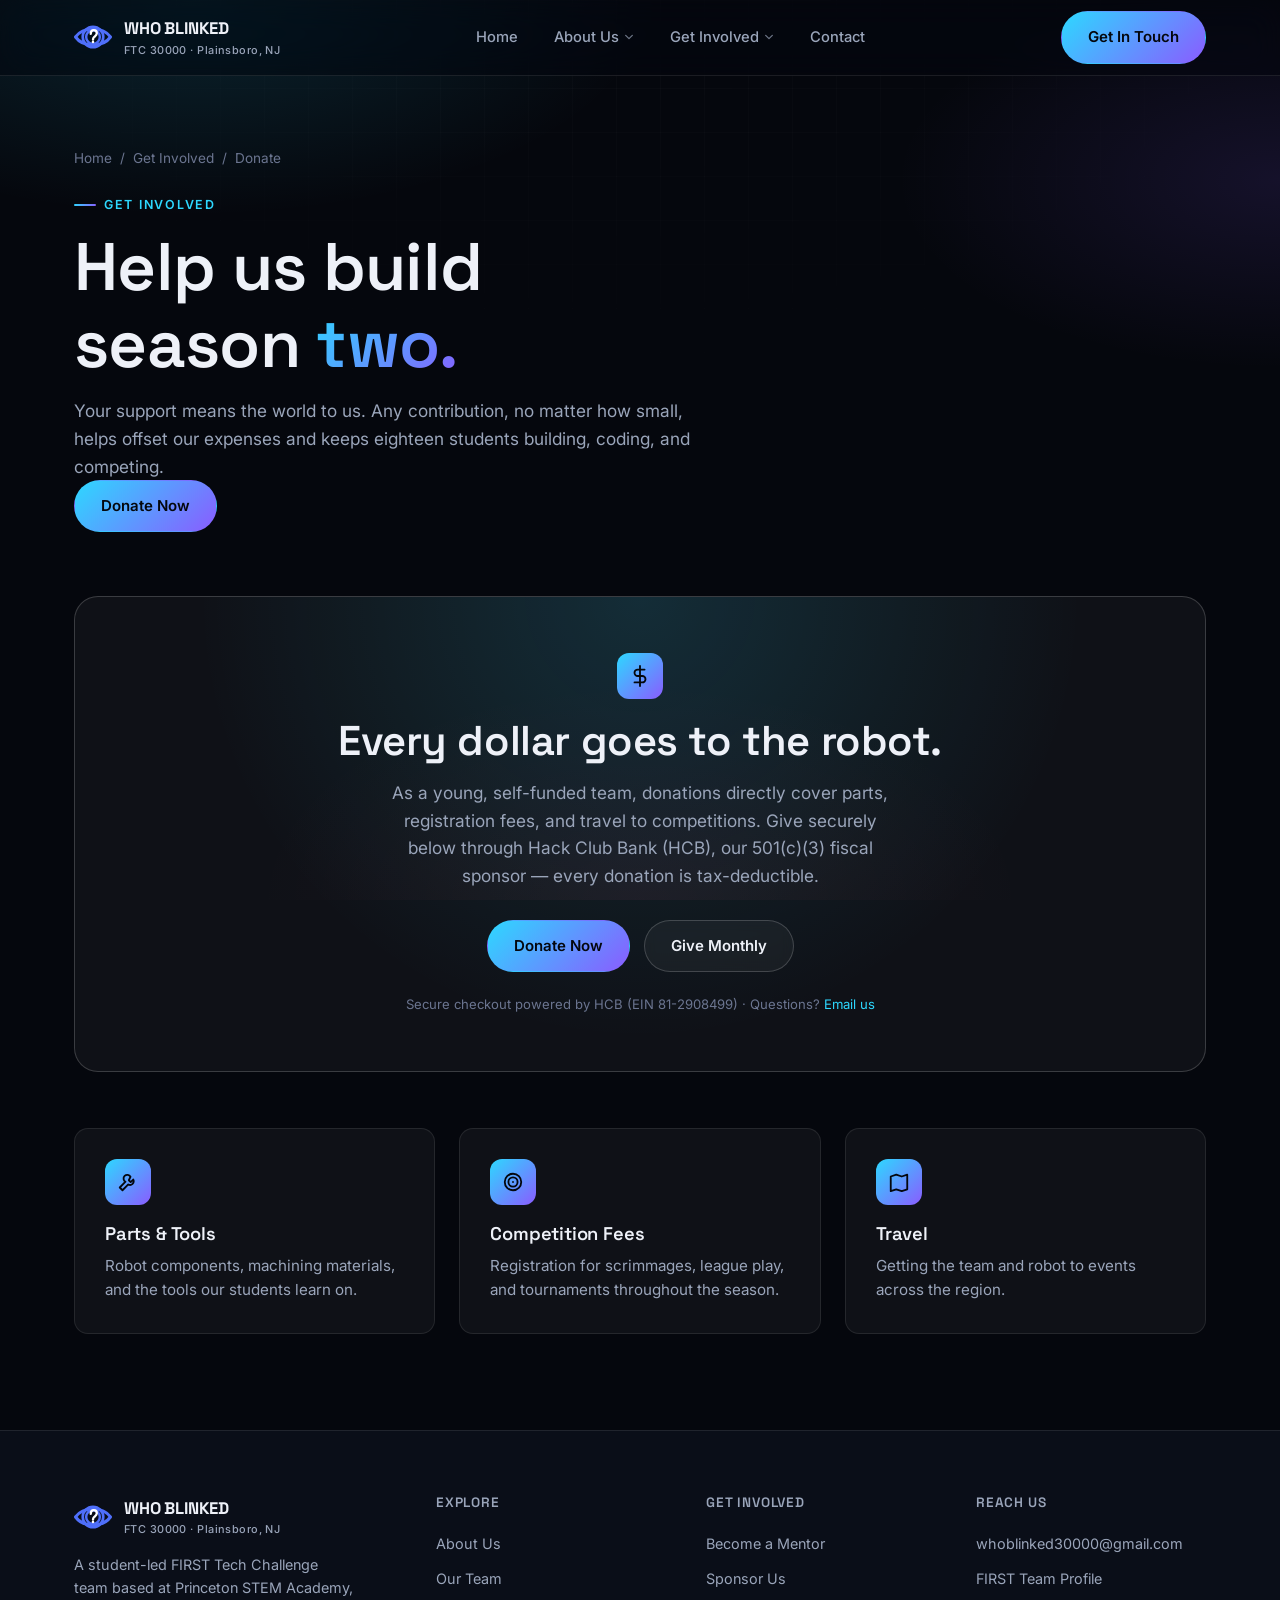
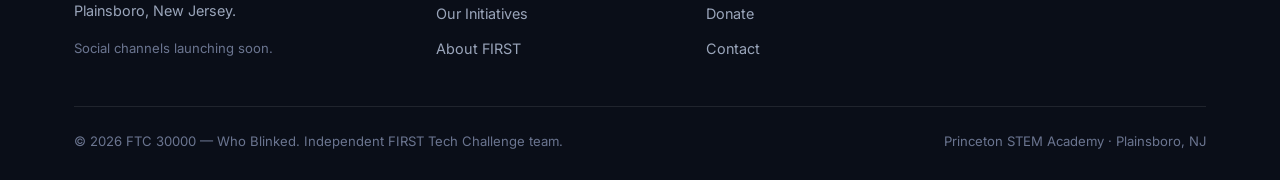
<file: donate.html>
<!DOCTYPE html>
<html lang="en">
<head>
<meta charset="UTF-8">
<meta name="viewport" content="width=device-width, initial-scale=1.0">
<title>Donate | Who Blinked — FTC 30000</title>
<meta name="description" content="Support FTC 30000 Who Blinked, a student-led robotics team from Plainsboro, NJ, as we build our second season.">
<link rel="icon" href="data:image/svg+xml,<svg xmlns=%22http://www.w3.org/2000/svg%22 viewBox=%220 0 100 100%22><circle cx=%2250%22 cy=%2250%22 r=%2248%22 fill=%22%23000000%22/><path d=%22M8,50 C26,26 74,26 92,50 C74,74 26,74 8,50 Z%22 fill=%22none%22 stroke=%22%234f6ffa%22 stroke-width=%228%22/><circle cx=%2250%22 cy=%2250%22 r=%2216%22 fill=%22none%22 stroke=%22%234f6ffa%22 stroke-width=%226%22/><path d=%22M45,44 C45,40 47,37 51,37 C55,37 57,40 57,43 C57,46 54,48 52,50 C51,51 50,52 50,54%22 stroke=%22%23ffffff%22 stroke-width=%225%22 stroke-linecap=%22round%22 fill=%22none%22/><circle cx=%2250%22 cy=%2260%22 r=%223%22 fill=%22%23ffffff%22/></svg>">
<link rel="stylesheet" href="css/style.css">
</head>
<body>

<header class="site-header">
  <nav class="nav">
    <a href="index.html" class="brand">
      <svg class="brand-eye" viewBox="0 0 100 100" fill="none">
        <path d="M4,50 C24,22 76,22 96,50 C76,78 24,78 4,50 Z" stroke="#4f6ffa" stroke-width="8" stroke-linejoin="round"/>
        <circle cx="50" cy="50" r="27" stroke="#4f6ffa" stroke-width="7"/>
        <circle cx="50" cy="50" r="18" stroke="#4f6ffa" stroke-width="6.5"/>
        <path d="M44,42 C44,36 47,32 52,32 C57,32 60,36 60,40 C60,45 56,47 53,50 C51,52 50,54 50,57" stroke="#ffffff" stroke-width="6" stroke-linecap="round" fill="none"/>
        <circle cx="50" cy="63" r="3.4" fill="#ffffff"/>
      </svg>
      <span>WHO BLINKED<small>FTC 30000 · Plainsboro, NJ</small></span>
    </a>
    <ul class="nav-links" id="navLinks">
      <li><a href="index.html" class="nav-link">Home</a></li>
      <li class="has-dropdown">
        <a href="about.html" class="nav-link">About Us
          <svg class="chev" viewBox="0 0 12 12" fill="none"><path d="M2 4l4 4 4-4" stroke="currentColor" stroke-width="1.5" stroke-linecap="round" stroke-linejoin="round"/></svg>
        </a>
        <div class="dropdown">
          <a href="team.html">Our Team</a>
          <a href="initiatives.html">Our Initiatives</a>
          <a href="first.html">About FIRST</a>
        </div>
      </li>
      <li class="has-dropdown">
        <button type="button" class="nav-link">Get Involved
          <svg class="chev" viewBox="0 0 12 12" fill="none"><path d="M2 4l4 4 4-4" stroke="currentColor" stroke-width="1.5" stroke-linecap="round" stroke-linejoin="round"/></svg>
        </button>
        <div class="dropdown">
          <a href="mentor.html">Become a Mentor</a>
          <a href="sponsor.html">Sponsor Us</a>
          <a href="donate.html">Donate</a>
        </div>
      </li>
      <li><a href="contact.html" class="nav-link">Contact</a></li>
    </ul>
    <div class="nav-cta"><a href="contact.html" class="btn btn-primary">Get In Touch</a></div>
    <button class="nav-toggle" aria-label="Toggle menu"><span></span><span></span><span></span></button>
  </nav>
</header>

<main>
  <section class="page-hero">
    <div class="container">
      <div class="breadcrumb reveal"><a href="index.html">Home</a> / <span>Get Involved</span> / <span>Donate</span></div>
      <div class="eyebrow reveal">Get Involved</div>
      <h1 class="title reveal reveal-delay-1">Help us build<br>season <span class="text-gradient">two.</span></h1>
      <p class="lead reveal reveal-delay-2" style="max-width:640px;">
        Your support means the world to us. Any contribution, no matter how small, helps offset our
        expenses and keeps eighteen students building, coding, and competing.
      </p>
      <div class="btn-row reveal reveal-delay-3">
        <a href="https://hcb.hackclub.com/donations/start/who-blinked-ftc-team-30000" target="_blank" rel="noopener" class="btn btn-primary">Donate Now</a>
      </div>
    </div>
  </section>

  <section class="section" style="padding-top:0;">
    <div class="container">
      <div class="cta-banner reveal">
        <div class="card-icon" style="margin-inline:auto;">
          <svg viewBox="0 0 24 24" fill="none"><line x1="12" y1="1" x2="12" y2="23" stroke="currentColor" stroke-width="2" stroke-linecap="round"/><path d="M17 5H9.5a3.5 3.5 0 000 7h5a3.5 3.5 0 010 7H6" stroke="currentColor" stroke-width="2" stroke-linecap="round"/></svg>
        </div>
        <h2 class="title" style="margin-bottom:14px;">Every dollar goes to the robot.</h2>
        <p class="lead" style="margin-inline:auto; margin-bottom:30px; max-width:520px;">
          As a young, self-funded team, donations directly cover parts, registration fees, and travel
          to competitions. Give securely below through Hack Club Bank (HCB), our 501(c)(3) fiscal
          sponsor — every donation is tax-deductible.
        </p>
        <div class="btn-row" style="justify-content:center;">
          <a href="https://hcb.hackclub.com/donations/start/who-blinked-ftc-team-30000" target="_blank" rel="noopener" class="btn btn-primary">Donate Now</a>
          <a href="https://hcb.hackclub.com/donations/start/who-blinked-ftc-team-30000?monthly=true" target="_blank" rel="noopener" class="btn btn-outline">Give Monthly</a>
        </div>
        <p style="font-size:0.82rem; color:var(--text-dimmer); margin-top:22px;">
          Secure checkout powered by HCB (EIN 81-2908499) · Questions? <a href="mailto:whoblinked30000@gmail.com?subject=Donation Inquiry - Who Blinked FTC 30000" style="color:var(--accent);">Email us</a>
        </p>
      </div>

      <div class="grid grid-3" style="margin-top:56px;">
        <div class="card reveal">
          <div class="card-icon"><svg viewBox="0 0 24 24" fill="none"><path d="M14.7 6.3a4 4 0 10-5.4 5.4L3 18l3 3 6.3-6.3a4 4 0 005.4-5.4l-2.8 2.8-2-2z" stroke="currentColor" stroke-width="2" stroke-linejoin="round"/></svg></div>
          <h3>Parts &amp; Tools</h3>
          <p>Robot components, machining materials, and the tools our students learn on.</p>
        </div>
        <div class="card reveal reveal-delay-1">
          <div class="card-icon"><svg viewBox="0 0 24 24" fill="none"><circle cx="12" cy="12" r="9" stroke="currentColor" stroke-width="2"/><circle cx="12" cy="12" r="5" stroke="currentColor" stroke-width="2"/><circle cx="12" cy="12" r="1" fill="currentColor"/></svg></div>
          <h3>Competition Fees</h3>
          <p>Registration for scrimmages, league play, and tournaments throughout the season.</p>
        </div>
        <div class="card reveal reveal-delay-2">
          <div class="card-icon"><svg viewBox="0 0 24 24" fill="none"><path d="M9 20l-6 2V6l6-2 6 2 6-2v16l-6 2-6-2z" stroke="currentColor" stroke-width="2" stroke-linejoin="round"/></svg></div>
          <h3>Travel</h3>
          <p>Getting the team and robot to events across the region.</p>
        </div>
      </div>
    </div>
  </section>
</main>

<footer class="site-footer">
  <div class="container">
    <div class="footer-grid">
      <div class="footer-brand">
        <a href="index.html" class="brand">
          <svg class="brand-eye" viewBox="0 0 100 100" fill="none">
            <path d="M4,50 C24,22 76,22 96,50 C76,78 24,78 4,50 Z" stroke="#4f6ffa" stroke-width="8" stroke-linejoin="round"/>
            <circle cx="50" cy="50" r="27" stroke="#4f6ffa" stroke-width="7"/>
            <circle cx="50" cy="50" r="18" stroke="#4f6ffa" stroke-width="6.5"/>
            <path d="M44,42 C44,36 47,32 52,32 C57,32 60,36 60,40 C60,45 56,47 53,50 C51,52 50,54 50,57" stroke="#ffffff" stroke-width="6" stroke-linecap="round" fill="none"/>
            <circle cx="50" cy="63" r="3.4" fill="#ffffff"/>
          </svg>
          <span>WHO BLINKED<small>FTC 30000 · Plainsboro, NJ</small></span>
        </a>
        <p>A student-led FIRST Tech Challenge team based at Princeton STEM Academy, Plainsboro, New Jersey.</p>
        <p style="font-size:0.82rem; color:var(--text-dimmer); margin-top:16px;">Social channels launching soon.</p>
      </div>
      <div class="footer-col">
        <h4>Explore</h4>
        <a href="about.html">About Us</a>
        <a href="team.html">Our Team</a>
        <a href="initiatives.html">Our Initiatives</a>
        <a href="first.html">About FIRST</a>
      </div>
      <div class="footer-col">
        <h4>Get Involved</h4>
        <a href="mentor.html">Become a Mentor</a>
        <a href="sponsor.html">Sponsor Us</a>
        <a href="donate.html">Donate</a>
        <a href="contact.html">Contact</a>
      </div>
      <div class="footer-col">
        <h4>Reach Us</h4>
        <a href="mailto:whoblinked30000@gmail.com">whoblinked30000@gmail.com</a>
        <a href="https://ftc-events.firstinspires.org/team/30000" target="_blank" rel="noopener">FIRST Team Profile</a>
      </div>
    </div>
    <div class="footer-bottom">
      <span>© 2026 FTC 30000 — Who Blinked. Independent FIRST Tech Challenge team.</span>
      <span>Princeton STEM Academy · Plainsboro, NJ</span>
    </div>
  </div>
</footer>

<button class="to-top" aria-label="Back to top"><svg viewBox="0 0 24 24" fill="none"><path d="M12 19V5M5 12l7-7 7 7" stroke="currentColor" stroke-width="2" stroke-linecap="round" stroke-linejoin="round"/></svg></button>
<script src="js/main.js"></script>
</body>
</html>
</file>
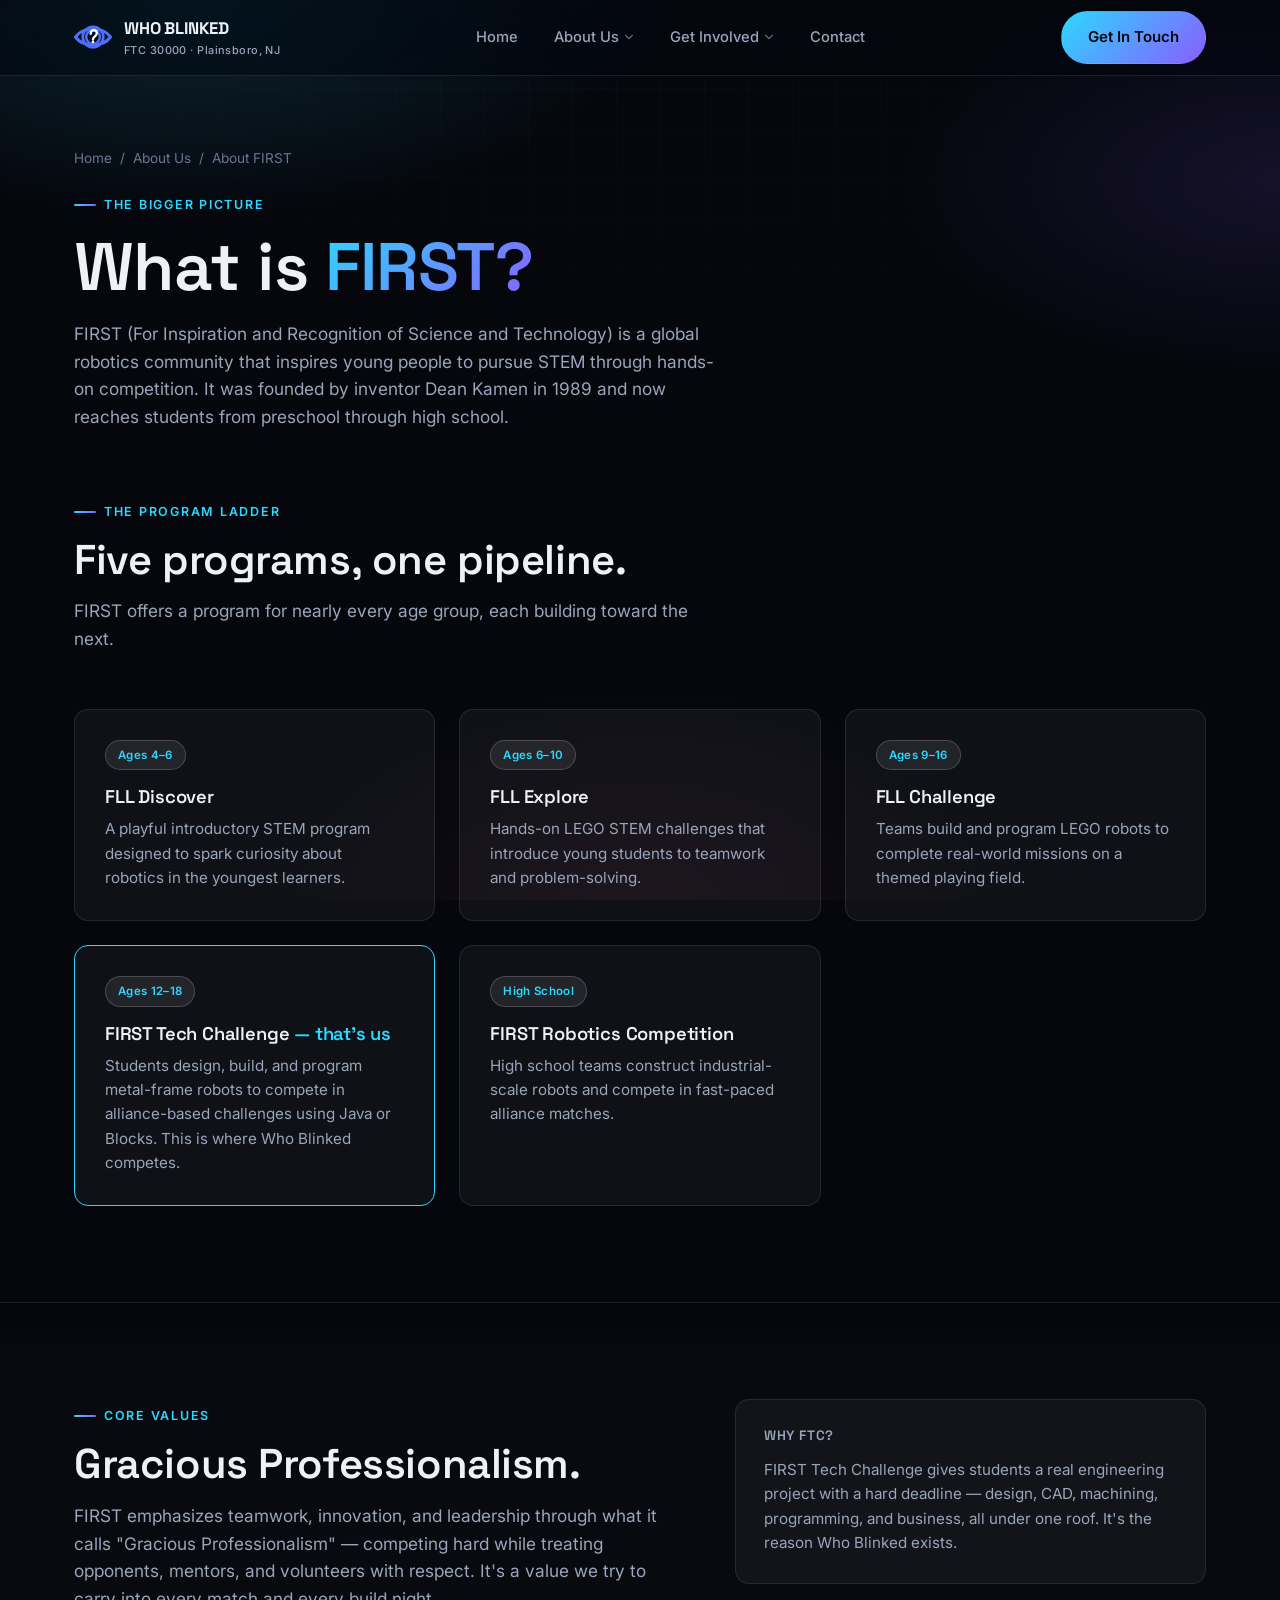
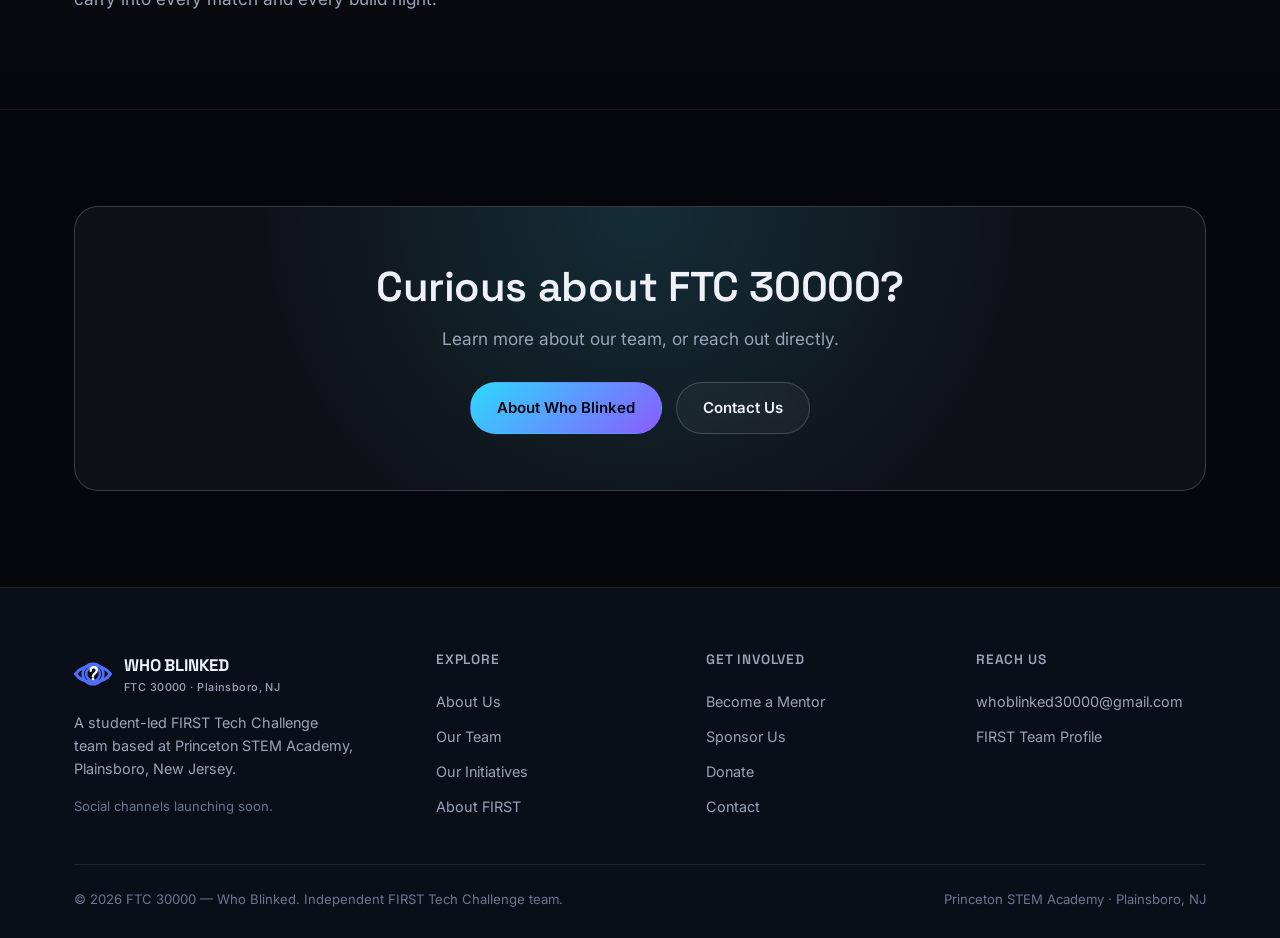
<file: first.html>
<!DOCTYPE html>
<html lang="en">
<head>
<meta charset="UTF-8">
<meta name="viewport" content="width=device-width, initial-scale=1.0">
<title>About FIRST | Who Blinked — FTC 30000</title>
<meta name="description" content="What FIRST is, how FIRST Tech Challenge (FTC) fits into the FIRST program ladder, and the values behind it.">
<link rel="icon" href="data:image/svg+xml,<svg xmlns=%22http://www.w3.org/2000/svg%22 viewBox=%220 0 100 100%22><circle cx=%2250%22 cy=%2250%22 r=%2248%22 fill=%22%23000000%22/><path d=%22M8,50 C26,26 74,26 92,50 C74,74 26,74 8,50 Z%22 fill=%22none%22 stroke=%22%234f6ffa%22 stroke-width=%228%22/><circle cx=%2250%22 cy=%2250%22 r=%2216%22 fill=%22none%22 stroke=%22%234f6ffa%22 stroke-width=%226%22/><path d=%22M45,44 C45,40 47,37 51,37 C55,37 57,40 57,43 C57,46 54,48 52,50 C51,51 50,52 50,54%22 stroke=%22%23ffffff%22 stroke-width=%225%22 stroke-linecap=%22round%22 fill=%22none%22/><circle cx=%2250%22 cy=%2260%22 r=%223%22 fill=%22%23ffffff%22/></svg>">
<link rel="stylesheet" href="css/style.css">
</head>
<body>

<header class="site-header">
  <nav class="nav">
    <a href="index.html" class="brand">
      <svg class="brand-eye" viewBox="0 0 100 100" fill="none">
        <path d="M4,50 C24,22 76,22 96,50 C76,78 24,78 4,50 Z" stroke="#4f6ffa" stroke-width="8" stroke-linejoin="round"/>
        <circle cx="50" cy="50" r="27" stroke="#4f6ffa" stroke-width="7"/>
        <circle cx="50" cy="50" r="18" stroke="#4f6ffa" stroke-width="6.5"/>
        <path d="M44,42 C44,36 47,32 52,32 C57,32 60,36 60,40 C60,45 56,47 53,50 C51,52 50,54 50,57" stroke="#ffffff" stroke-width="6" stroke-linecap="round" fill="none"/>
        <circle cx="50" cy="63" r="3.4" fill="#ffffff"/>
      </svg>
      <span>WHO BLINKED<small>FTC 30000 · Plainsboro, NJ</small></span>
    </a>
    <ul class="nav-links" id="navLinks">
      <li><a href="index.html" class="nav-link">Home</a></li>
      <li class="has-dropdown">
        <a href="about.html" class="nav-link">About Us
          <svg class="chev" viewBox="0 0 12 12" fill="none"><path d="M2 4l4 4 4-4" stroke="currentColor" stroke-width="1.5" stroke-linecap="round" stroke-linejoin="round"/></svg>
        </a>
        <div class="dropdown">
          <a href="team.html">Our Team</a>
          <a href="initiatives.html">Our Initiatives</a>
          <a href="first.html">About FIRST</a>
        </div>
      </li>
      <li class="has-dropdown">
        <button type="button" class="nav-link">Get Involved
          <svg class="chev" viewBox="0 0 12 12" fill="none"><path d="M2 4l4 4 4-4" stroke="currentColor" stroke-width="1.5" stroke-linecap="round" stroke-linejoin="round"/></svg>
        </button>
        <div class="dropdown">
          <a href="mentor.html">Become a Mentor</a>
          <a href="sponsor.html">Sponsor Us</a>
          <a href="donate.html">Donate</a>
        </div>
      </li>
      <li><a href="contact.html" class="nav-link">Contact</a></li>
    </ul>
    <div class="nav-cta"><a href="contact.html" class="btn btn-primary">Get In Touch</a></div>
    <button class="nav-toggle" aria-label="Toggle menu"><span></span><span></span><span></span></button>
  </nav>
</header>

<main>
  <section class="page-hero">
    <div class="container">
      <div class="breadcrumb reveal"><a href="index.html">Home</a> / <a href="about.html">About Us</a> / <span>About FIRST</span></div>
      <div class="eyebrow reveal">The Bigger Picture</div>
      <h1 class="title reveal reveal-delay-1">What is <span class="text-gradient">FIRST?</span></h1>
      <p class="lead reveal reveal-delay-2" style="max-width:640px;">
        FIRST (For Inspiration and Recognition of Science and Technology) is a global robotics
        community that inspires young people to pursue STEM through hands-on competition. It was
        founded by inventor Dean Kamen in 1989 and now reaches students from preschool through
        high school.
      </p>
    </div>
  </section>

  <section class="section" style="padding-top:0;">
    <div class="container">
      <div class="section-head reveal">
        <div class="eyebrow">The Program Ladder</div>
        <h2 class="title">Five programs, one pipeline.</h2>
        <p class="lead">FIRST offers a program for nearly every age group, each building toward the next.</p>
      </div>

      <div class="grid grid-3">
        <div class="card reveal">
          <span class="badge">Ages 4–6</span>
          <h3 style="margin-top:16px;">FLL Discover</h3>
          <p>A playful introductory STEM program designed to spark curiosity about robotics in the youngest learners.</p>
        </div>
        <div class="card reveal reveal-delay-1">
          <span class="badge">Ages 6–10</span>
          <h3 style="margin-top:16px;">FLL Explore</h3>
          <p>Hands-on LEGO STEM challenges that introduce young students to teamwork and problem-solving.</p>
        </div>
        <div class="card reveal reveal-delay-2">
          <span class="badge">Ages 9–16</span>
          <h3 style="margin-top:16px;">FLL Challenge</h3>
          <p>Teams build and program LEGO robots to complete real-world missions on a themed playing field.</p>
        </div>
        <div class="card reveal" style="border-color:var(--accent);">
          <span class="badge">Ages 12–18</span>
          <h3 style="margin-top:16px;">FIRST Tech Challenge <span style="color:var(--accent);">— that's us</span></h3>
          <p>Students design, build, and program metal-frame robots to compete in alliance-based challenges using Java or Blocks. This is where Who Blinked competes.</p>
        </div>
        <div class="card reveal reveal-delay-1">
          <span class="badge">High School</span>
          <h3 style="margin-top:16px;">FIRST Robotics Competition</h3>
          <p>High school teams construct industrial-scale robots and compete in fast-paced alliance matches.</p>
        </div>
      </div>
    </div>
  </section>

  <section class="section section-alt">
    <div class="container two-col">
      <div class="reveal">
        <div class="eyebrow">Core Values</div>
        <h2 class="title">Gracious Professionalism.</h2>
        <p class="lead">
          FIRST emphasizes teamwork, innovation, and leadership through what it calls "Gracious
          Professionalism" — competing hard while treating opponents, mentors, and volunteers with
          respect. It's a value we try to carry into every match and every build night.
        </p>
      </div>
      <div class="info-panel reveal reveal-delay-1">
        <h4 style="font-size:0.85rem; text-transform:uppercase; letter-spacing:0.06em; color:var(--text-dim); margin-bottom:14px;">Why FTC?</h4>
        <p style="color:var(--text-dim); font-size:0.95rem;">
          FIRST Tech Challenge gives students a real engineering project with a hard deadline —
          design, CAD, machining, programming, and business, all under one roof. It's the reason
          Who Blinked exists.
        </p>
      </div>
    </div>
  </section>

  <section class="section">
    <div class="container">
      <div class="cta-banner reveal">
        <h2 class="title" style="margin-bottom:14px;">Curious about FTC 30000?</h2>
        <p class="lead" style="margin-inline:auto; margin-bottom:30px; max-width:520px;">Learn more about our team, or reach out directly.</p>
        <div class="btn-row" style="justify-content:center;">
          <a href="about.html" class="btn btn-primary">About Who Blinked</a>
          <a href="contact.html" class="btn btn-outline">Contact Us</a>
        </div>
      </div>
    </div>
  </section>
</main>

<footer class="site-footer">
  <div class="container">
    <div class="footer-grid">
      <div class="footer-brand">
        <a href="index.html" class="brand">
          <svg class="brand-eye" viewBox="0 0 100 100" fill="none">
            <path d="M4,50 C24,22 76,22 96,50 C76,78 24,78 4,50 Z" stroke="#4f6ffa" stroke-width="8" stroke-linejoin="round"/>
            <circle cx="50" cy="50" r="27" stroke="#4f6ffa" stroke-width="7"/>
            <circle cx="50" cy="50" r="18" stroke="#4f6ffa" stroke-width="6.5"/>
            <path d="M44,42 C44,36 47,32 52,32 C57,32 60,36 60,40 C60,45 56,47 53,50 C51,52 50,54 50,57" stroke="#ffffff" stroke-width="6" stroke-linecap="round" fill="none"/>
            <circle cx="50" cy="63" r="3.4" fill="#ffffff"/>
          </svg>
          <span>WHO BLINKED<small>FTC 30000 · Plainsboro, NJ</small></span>
        </a>
        <p>A student-led FIRST Tech Challenge team based at Princeton STEM Academy, Plainsboro, New Jersey.</p>
        <p style="font-size:0.82rem; color:var(--text-dimmer); margin-top:16px;">Social channels launching soon.</p>
      </div>
      <div class="footer-col">
        <h4>Explore</h4>
        <a href="about.html">About Us</a>
        <a href="team.html">Our Team</a>
        <a href="initiatives.html">Our Initiatives</a>
        <a href="first.html">About FIRST</a>
      </div>
      <div class="footer-col">
        <h4>Get Involved</h4>
        <a href="mentor.html">Become a Mentor</a>
        <a href="sponsor.html">Sponsor Us</a>
        <a href="donate.html">Donate</a>
        <a href="contact.html">Contact</a>
      </div>
      <div class="footer-col">
        <h4>Reach Us</h4>
        <a href="mailto:whoblinked30000@gmail.com">whoblinked30000@gmail.com</a>
        <a href="https://ftc-events.firstinspires.org/team/30000" target="_blank" rel="noopener">FIRST Team Profile</a>
      </div>
    </div>
    <div class="footer-bottom">
      <span>© 2026 FTC 30000 — Who Blinked. Independent FIRST Tech Challenge team.</span>
      <span>Princeton STEM Academy · Plainsboro, NJ</span>
    </div>
  </div>
</footer>

<button class="to-top" aria-label="Back to top"><svg viewBox="0 0 24 24" fill="none"><path d="M12 19V5M5 12l7-7 7 7" stroke="currentColor" stroke-width="2" stroke-linecap="round" stroke-linejoin="round"/></svg></button>
<script src="js/main.js"></script>
</body>
</html>
</file>
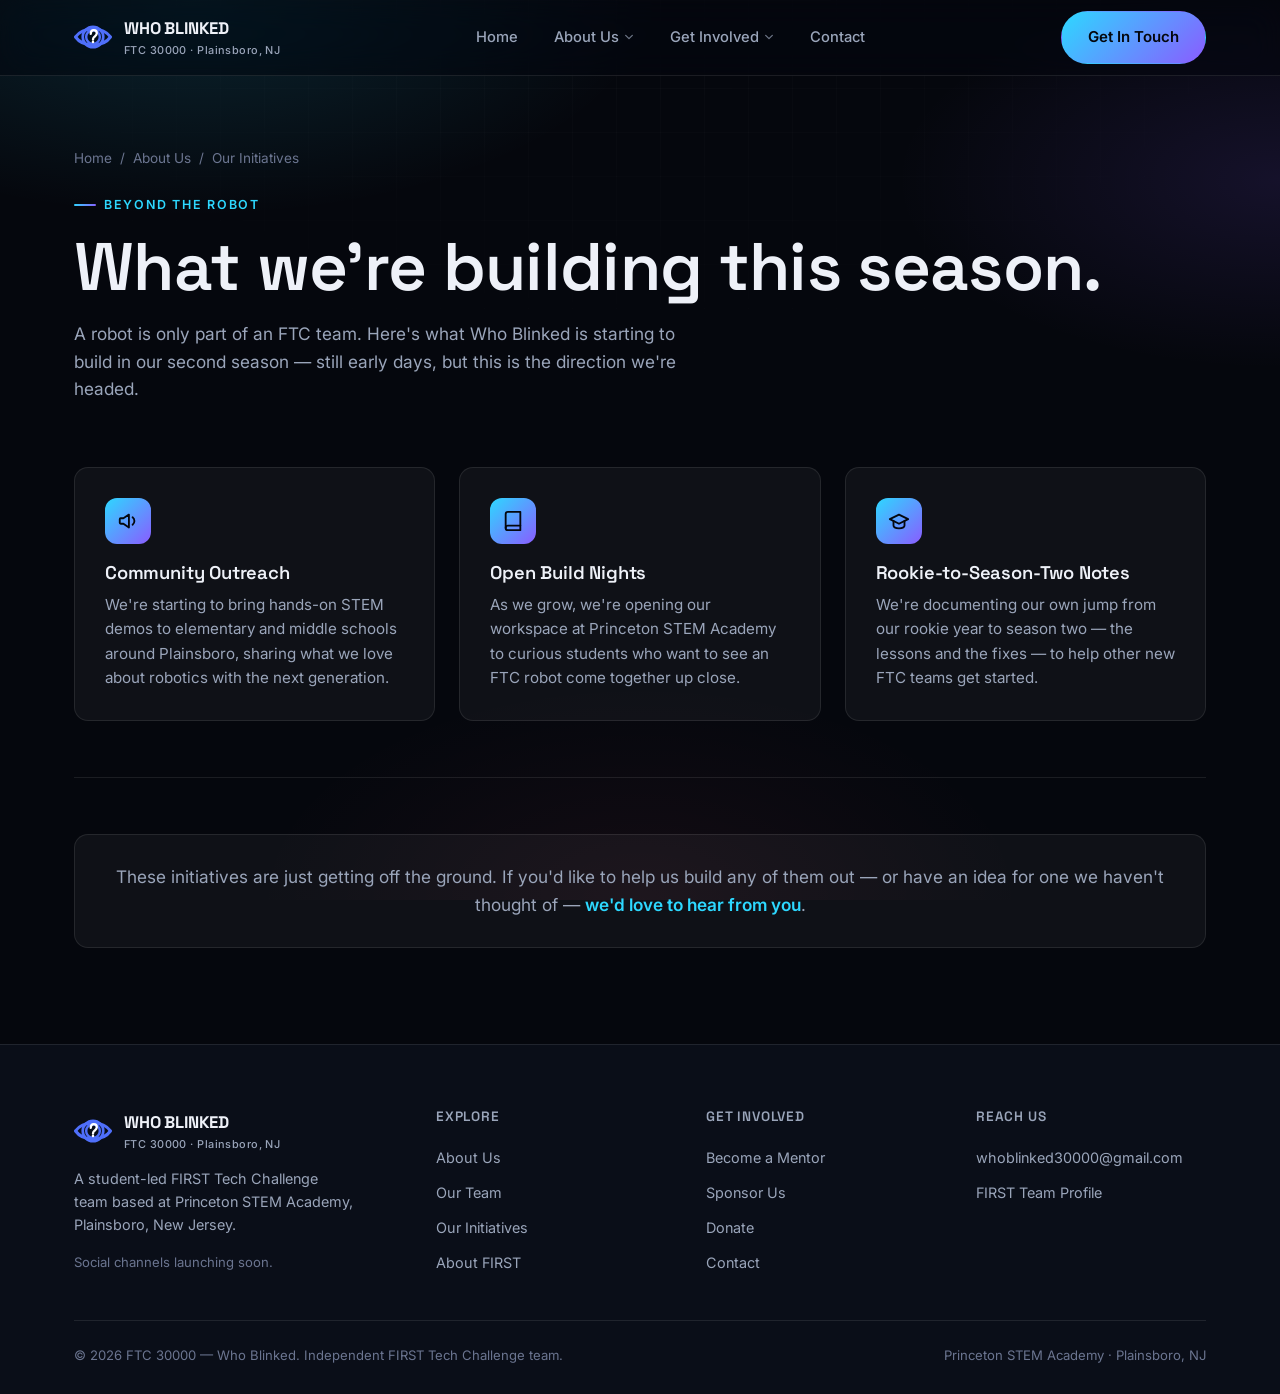
<file: initiatives.html>
<!DOCTYPE html>
<html lang="en">
<head>
<meta charset="UTF-8">
<meta name="viewport" content="width=device-width, initial-scale=1.0">
<title>Our Initiatives | Who Blinked — FTC 30000</title>
<meta name="description" content="What FTC 30000 Who Blinked is building beyond the robot — community outreach and growth plans for our second season.">
<link rel="icon" href="data:image/svg+xml,<svg xmlns=%22http://www.w3.org/2000/svg%22 viewBox=%220 0 100 100%22><circle cx=%2250%22 cy=%2250%22 r=%2248%22 fill=%22%23000000%22/><path d=%22M8,50 C26,26 74,26 92,50 C74,74 26,74 8,50 Z%22 fill=%22none%22 stroke=%22%234f6ffa%22 stroke-width=%228%22/><circle cx=%2250%22 cy=%2250%22 r=%2216%22 fill=%22none%22 stroke=%22%234f6ffa%22 stroke-width=%226%22/><path d=%22M45,44 C45,40 47,37 51,37 C55,37 57,40 57,43 C57,46 54,48 52,50 C51,51 50,52 50,54%22 stroke=%22%23ffffff%22 stroke-width=%225%22 stroke-linecap=%22round%22 fill=%22none%22/><circle cx=%2250%22 cy=%2260%22 r=%223%22 fill=%22%23ffffff%22/></svg>">
<link rel="stylesheet" href="css/style.css">
</head>
<body>

<header class="site-header">
  <nav class="nav">
    <a href="index.html" class="brand">
      <svg class="brand-eye" viewBox="0 0 100 100" fill="none">
        <path d="M4,50 C24,22 76,22 96,50 C76,78 24,78 4,50 Z" stroke="#4f6ffa" stroke-width="8" stroke-linejoin="round"/>
        <circle cx="50" cy="50" r="27" stroke="#4f6ffa" stroke-width="7"/>
        <circle cx="50" cy="50" r="18" stroke="#4f6ffa" stroke-width="6.5"/>
        <path d="M44,42 C44,36 47,32 52,32 C57,32 60,36 60,40 C60,45 56,47 53,50 C51,52 50,54 50,57" stroke="#ffffff" stroke-width="6" stroke-linecap="round" fill="none"/>
        <circle cx="50" cy="63" r="3.4" fill="#ffffff"/>
      </svg>
      <span>WHO BLINKED<small>FTC 30000 · Plainsboro, NJ</small></span>
    </a>
    <ul class="nav-links" id="navLinks">
      <li><a href="index.html" class="nav-link">Home</a></li>
      <li class="has-dropdown">
        <a href="about.html" class="nav-link">About Us
          <svg class="chev" viewBox="0 0 12 12" fill="none"><path d="M2 4l4 4 4-4" stroke="currentColor" stroke-width="1.5" stroke-linecap="round" stroke-linejoin="round"/></svg>
        </a>
        <div class="dropdown">
          <a href="team.html">Our Team</a>
          <a href="initiatives.html">Our Initiatives</a>
          <a href="first.html">About FIRST</a>
        </div>
      </li>
      <li class="has-dropdown">
        <button type="button" class="nav-link">Get Involved
          <svg class="chev" viewBox="0 0 12 12" fill="none"><path d="M2 4l4 4 4-4" stroke="currentColor" stroke-width="1.5" stroke-linecap="round" stroke-linejoin="round"/></svg>
        </button>
        <div class="dropdown">
          <a href="mentor.html">Become a Mentor</a>
          <a href="sponsor.html">Sponsor Us</a>
          <a href="donate.html">Donate</a>
        </div>
      </li>
      <li><a href="contact.html" class="nav-link">Contact</a></li>
    </ul>
    <div class="nav-cta"><a href="contact.html" class="btn btn-primary">Get In Touch</a></div>
    <button class="nav-toggle" aria-label="Toggle menu"><span></span><span></span><span></span></button>
  </nav>
</header>

<main>
  <section class="page-hero">
    <div class="container">
      <div class="breadcrumb reveal"><a href="index.html">Home</a> / <a href="about.html">About Us</a> / <span>Our Initiatives</span></div>
      <div class="eyebrow reveal">Beyond the Robot</div>
      <h1 class="title reveal reveal-delay-1">What we're building this season.</h1>
      <p class="lead reveal reveal-delay-2" style="max-width:640px;">
        A robot is only part of an FTC team. Here's what Who Blinked is starting to build in our
        second season — still early days, but this is the direction we're headed.
      </p>
    </div>
  </section>

  <section class="section" style="padding-top:0;">
    <div class="container">
      <div class="grid grid-3">
        <div class="card reveal">
          <div class="card-icon">
            <svg viewBox="0 0 24 24" fill="none"><path d="M3 10v4a1 1 0 001 1h3l6 4V5L7 9H4a1 1 0 00-1 1z" stroke="currentColor" stroke-width="2" stroke-linejoin="round"/><path d="M17 8a5 5 0 010 8" stroke="currentColor" stroke-width="2" stroke-linecap="round"/></svg>
          </div>
          <h3>Community Outreach</h3>
          <p>We're starting to bring hands-on STEM demos to elementary and middle schools around Plainsboro, sharing what we love about robotics with the next generation.</p>
        </div>

        <div class="card reveal reveal-delay-1">
          <div class="card-icon">
            <svg viewBox="0 0 24 24" fill="none"><path d="M4 19.5A2.5 2.5 0 016.5 17H20" stroke="currentColor" stroke-width="2" stroke-linecap="round"/><path d="M6.5 2H20v20H6.5A2.5 2.5 0 014 19.5v-15A2.5 2.5 0 016.5 2z" stroke="currentColor" stroke-width="2" stroke-linejoin="round"/></svg>
          </div>
          <h3>Open Build Nights</h3>
          <p>As we grow, we're opening our workspace at Princeton STEM Academy to curious students who want to see an FTC robot come together up close.</p>
        </div>

        <div class="card reveal reveal-delay-2">
          <div class="card-icon">
            <svg viewBox="0 0 24 24" fill="none"><path d="M22 10L12 5 2 10l10 5 10-5z" stroke="currentColor" stroke-width="2" stroke-linejoin="round"/><path d="M6 12v5c0 1.7 2.7 3 6 3s6-1.3 6-3v-5" stroke="currentColor" stroke-width="2" stroke-linecap="round"/></svg>
          </div>
          <h3>Rookie-to-Season-Two Notes</h3>
          <p>We're documenting our own jump from our rookie year to season two — the lessons and the fixes — to help other new FTC teams get started.</p>
        </div>
      </div>

      <div class="divider"></div>

      <div class="info-panel reveal" style="text-align:center;">
        <p class="lead" style="margin:0;">
          These initiatives are just getting off the ground. If you'd like to help us build any of
          them out — or have an idea for one we haven't thought of — <a href="contact.html" style="color:var(--accent); font-weight:600;">we'd love to hear from you</a>.
        </p>
      </div>
    </div>
  </section>
</main>

<footer class="site-footer">
  <div class="container">
    <div class="footer-grid">
      <div class="footer-brand">
        <a href="index.html" class="brand">
          <svg class="brand-eye" viewBox="0 0 100 100" fill="none">
            <path d="M4,50 C24,22 76,22 96,50 C76,78 24,78 4,50 Z" stroke="#4f6ffa" stroke-width="8" stroke-linejoin="round"/>
            <circle cx="50" cy="50" r="27" stroke="#4f6ffa" stroke-width="7"/>
            <circle cx="50" cy="50" r="18" stroke="#4f6ffa" stroke-width="6.5"/>
            <path d="M44,42 C44,36 47,32 52,32 C57,32 60,36 60,40 C60,45 56,47 53,50 C51,52 50,54 50,57" stroke="#ffffff" stroke-width="6" stroke-linecap="round" fill="none"/>
            <circle cx="50" cy="63" r="3.4" fill="#ffffff"/>
          </svg>
          <span>WHO BLINKED<small>FTC 30000 · Plainsboro, NJ</small></span>
        </a>
        <p>A student-led FIRST Tech Challenge team based at Princeton STEM Academy, Plainsboro, New Jersey.</p>
        <p style="font-size:0.82rem; color:var(--text-dimmer); margin-top:16px;">Social channels launching soon.</p>
      </div>
      <div class="footer-col">
        <h4>Explore</h4>
        <a href="about.html">About Us</a>
        <a href="team.html">Our Team</a>
        <a href="initiatives.html">Our Initiatives</a>
        <a href="first.html">About FIRST</a>
      </div>
      <div class="footer-col">
        <h4>Get Involved</h4>
        <a href="mentor.html">Become a Mentor</a>
        <a href="sponsor.html">Sponsor Us</a>
        <a href="donate.html">Donate</a>
        <a href="contact.html">Contact</a>
      </div>
      <div class="footer-col">
        <h4>Reach Us</h4>
        <a href="mailto:whoblinked30000@gmail.com">whoblinked30000@gmail.com</a>
        <a href="https://ftc-events.firstinspires.org/team/30000" target="_blank" rel="noopener">FIRST Team Profile</a>
      </div>
    </div>
    <div class="footer-bottom">
      <span>© 2026 FTC 30000 — Who Blinked. Independent FIRST Tech Challenge team.</span>
      <span>Princeton STEM Academy · Plainsboro, NJ</span>
    </div>
  </div>
</footer>

<button class="to-top" aria-label="Back to top"><svg viewBox="0 0 24 24" fill="none"><path d="M12 19V5M5 12l7-7 7 7" stroke="currentColor" stroke-width="2" stroke-linecap="round" stroke-linejoin="round"/></svg></button>
<script src="js/main.js"></script>
</body>
</html>
</file>
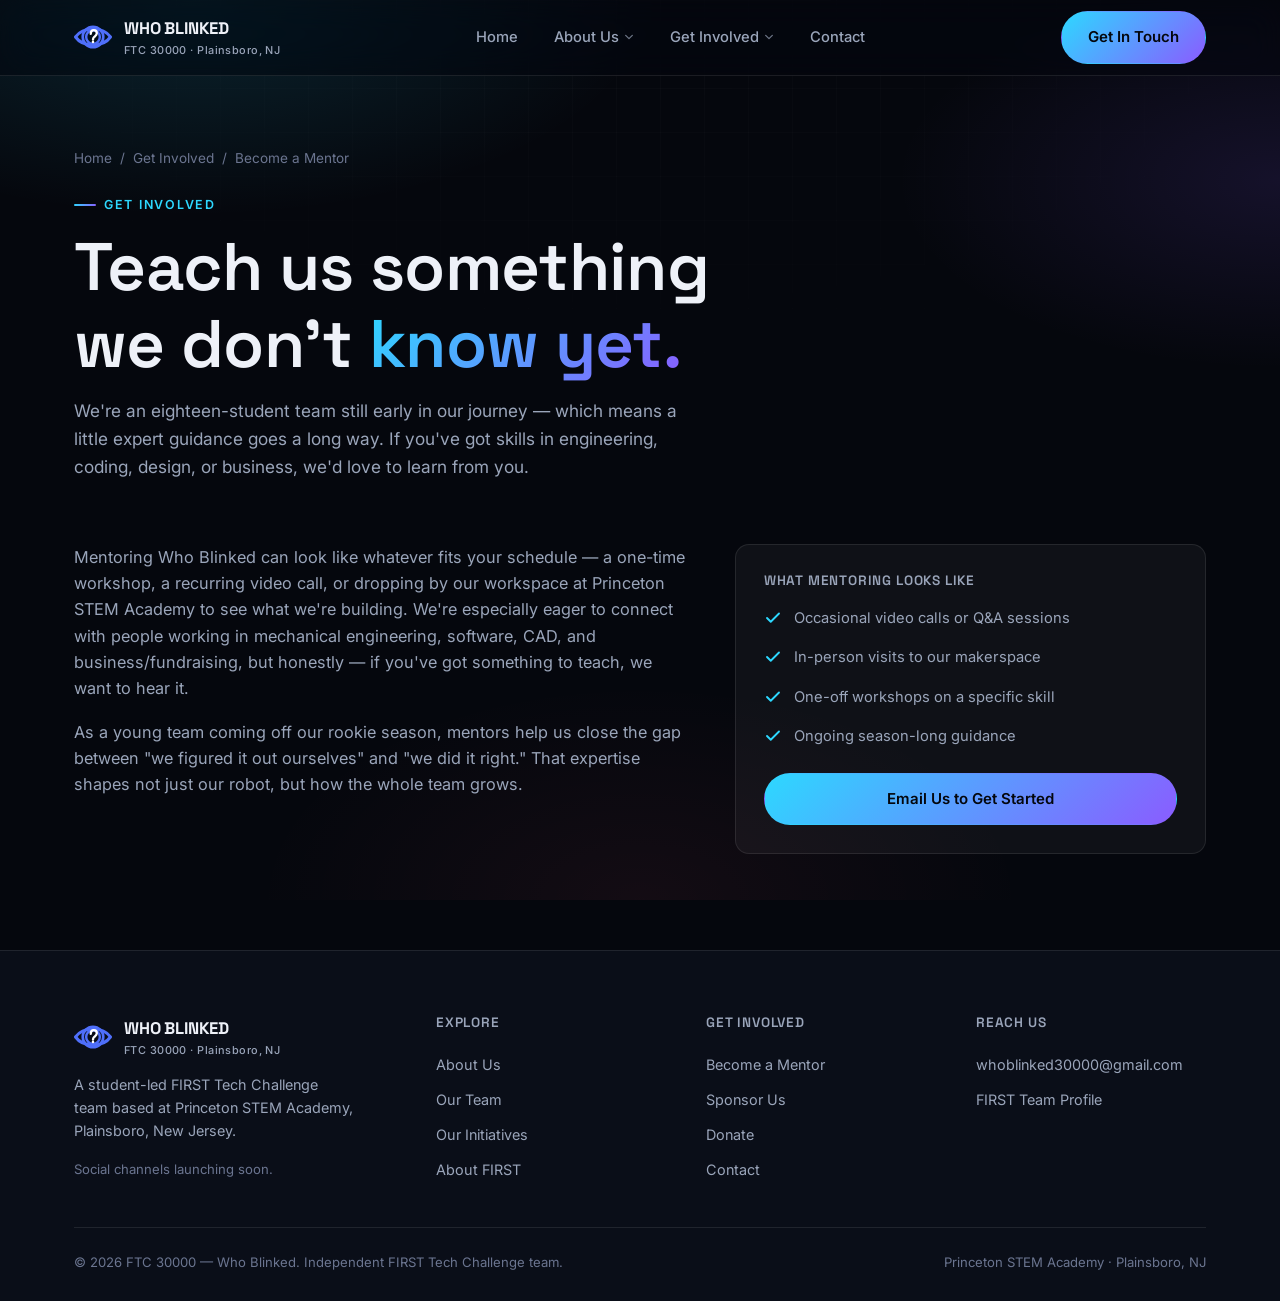
<file: mentor.html>
<!DOCTYPE html>
<html lang="en">
<head>
<meta charset="UTF-8">
<meta name="viewport" content="width=device-width, initial-scale=1.0">
<title>Become a Mentor | Who Blinked — FTC 30000</title>
<meta name="description" content="Mentor FTC 30000 Who Blinked — a young student-led robotics team in Plainsboro, NJ looking for industry expertise.">
<link rel="icon" href="data:image/svg+xml,<svg xmlns=%22http://www.w3.org/2000/svg%22 viewBox=%220 0 100 100%22><circle cx=%2250%22 cy=%2250%22 r=%2248%22 fill=%22%23000000%22/><path d=%22M8,50 C26,26 74,26 92,50 C74,74 26,74 8,50 Z%22 fill=%22none%22 stroke=%22%234f6ffa%22 stroke-width=%228%22/><circle cx=%2250%22 cy=%2250%22 r=%2216%22 fill=%22none%22 stroke=%22%234f6ffa%22 stroke-width=%226%22/><path d=%22M45,44 C45,40 47,37 51,37 C55,37 57,40 57,43 C57,46 54,48 52,50 C51,51 50,52 50,54%22 stroke=%22%23ffffff%22 stroke-width=%225%22 stroke-linecap=%22round%22 fill=%22none%22/><circle cx=%2250%22 cy=%2260%22 r=%223%22 fill=%22%23ffffff%22/></svg>">
<link rel="stylesheet" href="css/style.css">
</head>
<body>

<header class="site-header">
  <nav class="nav">
    <a href="index.html" class="brand">
      <svg class="brand-eye" viewBox="0 0 100 100" fill="none">
        <path d="M4,50 C24,22 76,22 96,50 C76,78 24,78 4,50 Z" stroke="#4f6ffa" stroke-width="8" stroke-linejoin="round"/>
        <circle cx="50" cy="50" r="27" stroke="#4f6ffa" stroke-width="7"/>
        <circle cx="50" cy="50" r="18" stroke="#4f6ffa" stroke-width="6.5"/>
        <path d="M44,42 C44,36 47,32 52,32 C57,32 60,36 60,40 C60,45 56,47 53,50 C51,52 50,54 50,57" stroke="#ffffff" stroke-width="6" stroke-linecap="round" fill="none"/>
        <circle cx="50" cy="63" r="3.4" fill="#ffffff"/>
      </svg>
      <span>WHO BLINKED<small>FTC 30000 · Plainsboro, NJ</small></span>
    </a>
    <ul class="nav-links" id="navLinks">
      <li><a href="index.html" class="nav-link">Home</a></li>
      <li class="has-dropdown">
        <a href="about.html" class="nav-link">About Us
          <svg class="chev" viewBox="0 0 12 12" fill="none"><path d="M2 4l4 4 4-4" stroke="currentColor" stroke-width="1.5" stroke-linecap="round" stroke-linejoin="round"/></svg>
        </a>
        <div class="dropdown">
          <a href="team.html">Our Team</a>
          <a href="initiatives.html">Our Initiatives</a>
          <a href="first.html">About FIRST</a>
        </div>
      </li>
      <li class="has-dropdown">
        <button type="button" class="nav-link">Get Involved
          <svg class="chev" viewBox="0 0 12 12" fill="none"><path d="M2 4l4 4 4-4" stroke="currentColor" stroke-width="1.5" stroke-linecap="round" stroke-linejoin="round"/></svg>
        </button>
        <div class="dropdown">
          <a href="mentor.html">Become a Mentor</a>
          <a href="sponsor.html">Sponsor Us</a>
          <a href="donate.html">Donate</a>
        </div>
      </li>
      <li><a href="contact.html" class="nav-link">Contact</a></li>
    </ul>
    <div class="nav-cta"><a href="contact.html" class="btn btn-primary">Get In Touch</a></div>
    <button class="nav-toggle" aria-label="Toggle menu"><span></span><span></span><span></span></button>
  </nav>
</header>

<main>
  <section class="page-hero">
    <div class="container">
      <div class="breadcrumb reveal"><a href="index.html">Home</a> / <span>Get Involved</span> / <span>Become a Mentor</span></div>
      <div class="eyebrow reveal">Get Involved</div>
      <h1 class="title reveal reveal-delay-1">Teach us something<br>we don't <span class="text-gradient">know yet.</span></h1>
      <p class="lead reveal reveal-delay-2" style="max-width:640px;">
        We're an eighteen-student team still early in our journey — which means a little expert
        guidance goes a long way. If you've got skills in engineering, coding, design, or business,
        we'd love to learn from you.
      </p>
    </div>
  </section>

  <section class="section" style="padding-top:0;">
    <div class="container two-col">
      <div class="prose reveal">
        <p>
          Mentoring Who Blinked can look like whatever fits your schedule — a one-time workshop, a
          recurring video call, or dropping by our workspace at Princeton STEM Academy to see what
          we're building. We're especially eager to connect with people working in mechanical
          engineering, software, CAD, and business/fundraising, but honestly — if you've got
          something to teach, we want to hear it.
        </p>
        <p>
          As a young team coming off our rookie season, mentors help us close the gap between
          "we figured it out ourselves" and "we did it right." That expertise shapes not just our
          robot, but how the whole team grows.
        </p>
      </div>

      <div class="info-panel reveal reveal-delay-1">
        <h4 style="font-size:0.85rem; text-transform:uppercase; letter-spacing:0.06em; color:var(--text-dim); margin-bottom:18px;">What Mentoring Looks Like</h4>
        <div style="display:flex; flex-direction:column; gap:16px;">
          <div style="display:flex; gap:12px; align-items:flex-start;">
            <svg width="18" height="18" viewBox="0 0 24 24" fill="none" style="flex-shrink:0; margin-top:2px; color:var(--accent);"><path d="M20 6L9 17l-5-5" stroke="currentColor" stroke-width="2.5" stroke-linecap="round" stroke-linejoin="round"/></svg>
            <span style="color:var(--text-dim); font-size:0.92rem;">Occasional video calls or Q&A sessions</span>
          </div>
          <div style="display:flex; gap:12px; align-items:flex-start;">
            <svg width="18" height="18" viewBox="0 0 24 24" fill="none" style="flex-shrink:0; margin-top:2px; color:var(--accent);"><path d="M20 6L9 17l-5-5" stroke="currentColor" stroke-width="2.5" stroke-linecap="round" stroke-linejoin="round"/></svg>
            <span style="color:var(--text-dim); font-size:0.92rem;">In-person visits to our makerspace</span>
          </div>
          <div style="display:flex; gap:12px; align-items:flex-start;">
            <svg width="18" height="18" viewBox="0 0 24 24" fill="none" style="flex-shrink:0; margin-top:2px; color:var(--accent);"><path d="M20 6L9 17l-5-5" stroke="currentColor" stroke-width="2.5" stroke-linecap="round" stroke-linejoin="round"/></svg>
            <span style="color:var(--text-dim); font-size:0.92rem;">One-off workshops on a specific skill</span>
          </div>
          <div style="display:flex; gap:12px; align-items:flex-start;">
            <svg width="18" height="18" viewBox="0 0 24 24" fill="none" style="flex-shrink:0; margin-top:2px; color:var(--accent);"><path d="M20 6L9 17l-5-5" stroke="currentColor" stroke-width="2.5" stroke-linecap="round" stroke-linejoin="round"/></svg>
            <span style="color:var(--text-dim); font-size:0.92rem;">Ongoing season-long guidance</span>
          </div>
        </div>
        <a href="mailto:whoblinked30000@gmail.com?subject=Interested in Mentoring Who Blinked" class="btn btn-primary btn-block" style="margin-top:24px;">Email Us to Get Started</a>
      </div>
    </div>
  </section>
</main>

<footer class="site-footer">
  <div class="container">
    <div class="footer-grid">
      <div class="footer-brand">
        <a href="index.html" class="brand">
          <svg class="brand-eye" viewBox="0 0 100 100" fill="none">
            <path d="M4,50 C24,22 76,22 96,50 C76,78 24,78 4,50 Z" stroke="#4f6ffa" stroke-width="8" stroke-linejoin="round"/>
            <circle cx="50" cy="50" r="27" stroke="#4f6ffa" stroke-width="7"/>
            <circle cx="50" cy="50" r="18" stroke="#4f6ffa" stroke-width="6.5"/>
            <path d="M44,42 C44,36 47,32 52,32 C57,32 60,36 60,40 C60,45 56,47 53,50 C51,52 50,54 50,57" stroke="#ffffff" stroke-width="6" stroke-linecap="round" fill="none"/>
            <circle cx="50" cy="63" r="3.4" fill="#ffffff"/>
          </svg>
          <span>WHO BLINKED<small>FTC 30000 · Plainsboro, NJ</small></span>
        </a>
        <p>A student-led FIRST Tech Challenge team based at Princeton STEM Academy, Plainsboro, New Jersey.</p>
        <p style="font-size:0.82rem; color:var(--text-dimmer); margin-top:16px;">Social channels launching soon.</p>
      </div>
      <div class="footer-col">
        <h4>Explore</h4>
        <a href="about.html">About Us</a>
        <a href="team.html">Our Team</a>
        <a href="initiatives.html">Our Initiatives</a>
        <a href="first.html">About FIRST</a>
      </div>
      <div class="footer-col">
        <h4>Get Involved</h4>
        <a href="mentor.html">Become a Mentor</a>
        <a href="sponsor.html">Sponsor Us</a>
        <a href="donate.html">Donate</a>
        <a href="contact.html">Contact</a>
      </div>
      <div class="footer-col">
        <h4>Reach Us</h4>
        <a href="mailto:whoblinked30000@gmail.com">whoblinked30000@gmail.com</a>
        <a href="https://ftc-events.firstinspires.org/team/30000" target="_blank" rel="noopener">FIRST Team Profile</a>
      </div>
    </div>
    <div class="footer-bottom">
      <span>© 2026 FTC 30000 — Who Blinked. Independent FIRST Tech Challenge team.</span>
      <span>Princeton STEM Academy · Plainsboro, NJ</span>
    </div>
  </div>
</footer>

<button class="to-top" aria-label="Back to top"><svg viewBox="0 0 24 24" fill="none"><path d="M12 19V5M5 12l7-7 7 7" stroke="currentColor" stroke-width="2" stroke-linecap="round" stroke-linejoin="round"/></svg></button>
<script src="js/main.js"></script>
</body>
</html>
</file>
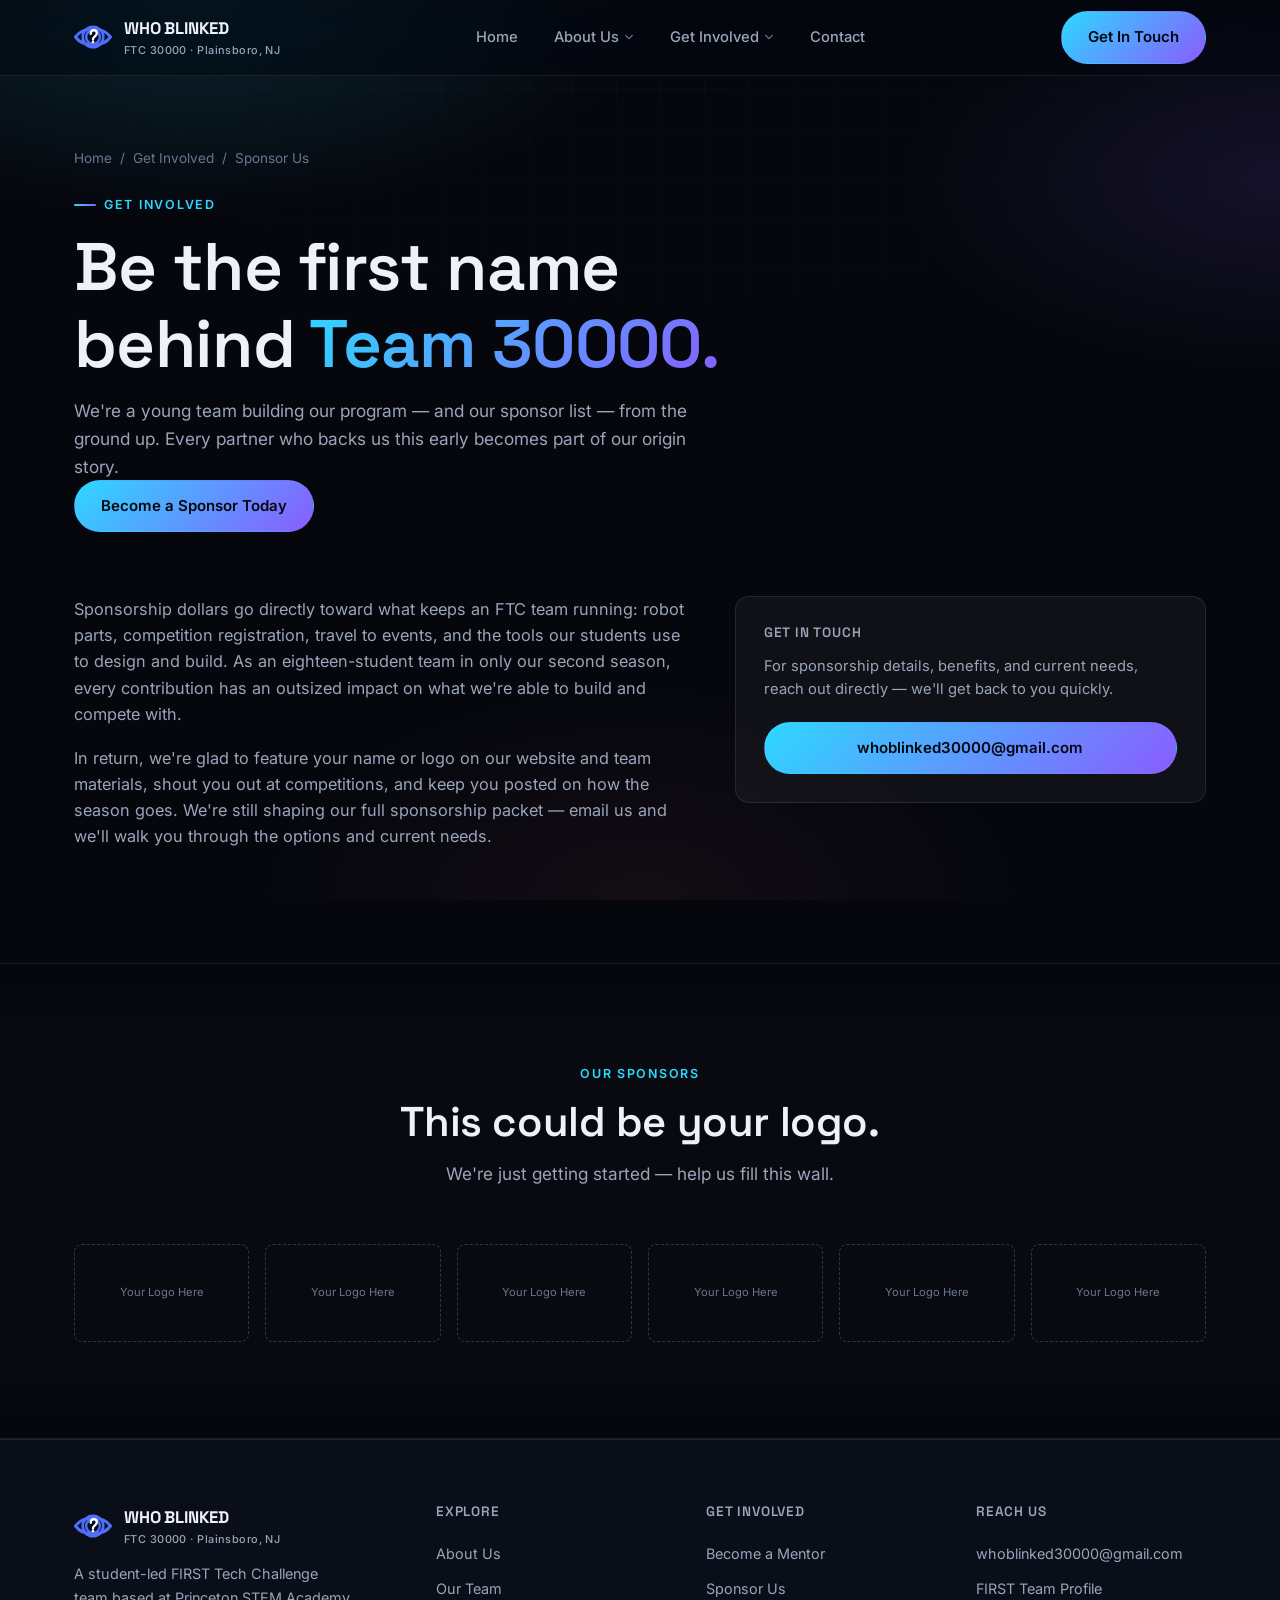
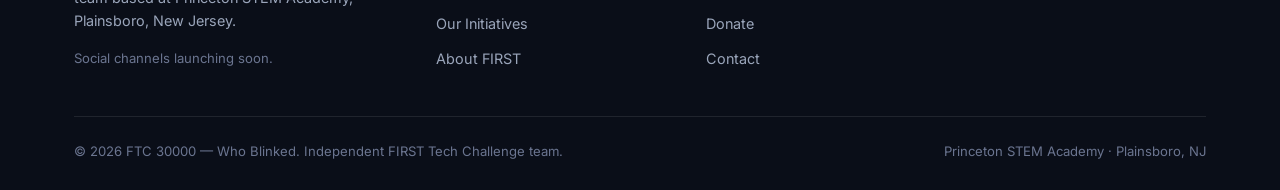
<file: sponsor.html>
<!DOCTYPE html>
<html lang="en">
<head>
<meta charset="UTF-8">
<meta name="viewport" content="width=device-width, initial-scale=1.0">
<title>Sponsor Us | Who Blinked — FTC 30000</title>
<meta name="description" content="Sponsor FTC 30000 Who Blinked, a student-led robotics team from Plainsboro, NJ entering its second competitive season.">
<link rel="icon" href="data:image/svg+xml,<svg xmlns=%22http://www.w3.org/2000/svg%22 viewBox=%220 0 100 100%22><circle cx=%2250%22 cy=%2250%22 r=%2248%22 fill=%22%23000000%22/><path d=%22M8,50 C26,26 74,26 92,50 C74,74 26,74 8,50 Z%22 fill=%22none%22 stroke=%22%234f6ffa%22 stroke-width=%228%22/><circle cx=%2250%22 cy=%2250%22 r=%2216%22 fill=%22none%22 stroke=%22%234f6ffa%22 stroke-width=%226%22/><path d=%22M45,44 C45,40 47,37 51,37 C55,37 57,40 57,43 C57,46 54,48 52,50 C51,51 50,52 50,54%22 stroke=%22%23ffffff%22 stroke-width=%225%22 stroke-linecap=%22round%22 fill=%22none%22/><circle cx=%2250%22 cy=%2260%22 r=%223%22 fill=%22%23ffffff%22/></svg>">
<link rel="stylesheet" href="css/style.css">
</head>
<body>

<header class="site-header">
  <nav class="nav">
    <a href="index.html" class="brand">
      <svg class="brand-eye" viewBox="0 0 100 100" fill="none">
        <path d="M4,50 C24,22 76,22 96,50 C76,78 24,78 4,50 Z" stroke="#4f6ffa" stroke-width="8" stroke-linejoin="round"/>
        <circle cx="50" cy="50" r="27" stroke="#4f6ffa" stroke-width="7"/>
        <circle cx="50" cy="50" r="18" stroke="#4f6ffa" stroke-width="6.5"/>
        <path d="M44,42 C44,36 47,32 52,32 C57,32 60,36 60,40 C60,45 56,47 53,50 C51,52 50,54 50,57" stroke="#ffffff" stroke-width="6" stroke-linecap="round" fill="none"/>
        <circle cx="50" cy="63" r="3.4" fill="#ffffff"/>
      </svg>
      <span>WHO BLINKED<small>FTC 30000 · Plainsboro, NJ</small></span>
    </a>
    <ul class="nav-links" id="navLinks">
      <li><a href="index.html" class="nav-link">Home</a></li>
      <li class="has-dropdown">
        <a href="about.html" class="nav-link">About Us
          <svg class="chev" viewBox="0 0 12 12" fill="none"><path d="M2 4l4 4 4-4" stroke="currentColor" stroke-width="1.5" stroke-linecap="round" stroke-linejoin="round"/></svg>
        </a>
        <div class="dropdown">
          <a href="team.html">Our Team</a>
          <a href="initiatives.html">Our Initiatives</a>
          <a href="first.html">About FIRST</a>
        </div>
      </li>
      <li class="has-dropdown">
        <button type="button" class="nav-link">Get Involved
          <svg class="chev" viewBox="0 0 12 12" fill="none"><path d="M2 4l4 4 4-4" stroke="currentColor" stroke-width="1.5" stroke-linecap="round" stroke-linejoin="round"/></svg>
        </button>
        <div class="dropdown">
          <a href="mentor.html">Become a Mentor</a>
          <a href="sponsor.html">Sponsor Us</a>
          <a href="donate.html">Donate</a>
        </div>
      </li>
      <li><a href="contact.html" class="nav-link">Contact</a></li>
    </ul>
    <div class="nav-cta"><a href="contact.html" class="btn btn-primary">Get In Touch</a></div>
    <button class="nav-toggle" aria-label="Toggle menu"><span></span><span></span><span></span></button>
  </nav>
</header>

<main>
  <section class="page-hero">
    <div class="container">
      <div class="breadcrumb reveal"><a href="index.html">Home</a> / <span>Get Involved</span> / <span>Sponsor Us</span></div>
      <div class="eyebrow reveal">Get Involved</div>
      <h1 class="title reveal reveal-delay-1">Be the first name<br>behind <span class="text-gradient">Team 30000.</span></h1>
      <p class="lead reveal reveal-delay-2" style="max-width:640px;">
        We're a young team building our program — and our sponsor list — from the ground up.
        Every partner who backs us this early becomes part of our origin story.
      </p>
      <div class="btn-row reveal reveal-delay-2">
        <a href="mailto:whoblinked30000@gmail.com?subject=Sponsorship Inquiry - Who Blinked FTC 30000" class="btn btn-primary">Become a Sponsor Today</a>
      </div>
    </div>
  </section>

  <section class="section" style="padding-top:0;">
    <div class="container two-col">
      <div class="prose reveal">
        <p>
          Sponsorship dollars go directly toward what keeps an FTC team running: robot parts,
          competition registration, travel to events, and the tools our students use to design and
          build. As an eighteen-student team in only our second season, every contribution has an
          outsized impact on what we're able to build and compete with.
        </p>
        <p>
          In return, we're glad to feature your name or logo on our website and team materials,
          shout you out at competitions, and keep you posted on how the season goes. We're still
          shaping our full sponsorship packet — email us and we'll walk you through the options
          and current needs.
        </p>
      </div>
      <div class="info-panel reveal reveal-delay-1">
        <h4 style="font-size:0.85rem; text-transform:uppercase; letter-spacing:0.06em; color:var(--text-dim); margin-bottom:14px;">Get in Touch</h4>
        <p style="color:var(--text-dim); font-size:0.92rem; margin-bottom:20px;">For sponsorship details, benefits, and current needs, reach out directly — we'll get back to you quickly.</p>
        <a href="mailto:whoblinked30000@gmail.com?subject=Sponsorship Inquiry - Who Blinked FTC 30000" class="btn btn-primary btn-block">whoblinked30000@gmail.com</a>
      </div>
    </div>
  </section>

  <section class="section section-alt">
    <div class="container">
      <div class="section-head center reveal">
        <div class="eyebrow">Our Sponsors</div>
        <h2 class="title">This could be your logo.</h2>
        <p class="lead">We're just getting started — help us fill this wall.</p>
      </div>
      <div class="logo-cloud reveal">
        <div class="logo-slot">Your Logo Here</div>
        <div class="logo-slot">Your Logo Here</div>
        <div class="logo-slot">Your Logo Here</div>
        <div class="logo-slot">Your Logo Here</div>
        <div class="logo-slot">Your Logo Here</div>
        <div class="logo-slot">Your Logo Here</div>
      </div>
    </div>
  </section>
</main>

<footer class="site-footer">
  <div class="container">
    <div class="footer-grid">
      <div class="footer-brand">
        <a href="index.html" class="brand">
          <svg class="brand-eye" viewBox="0 0 100 100" fill="none">
            <path d="M4,50 C24,22 76,22 96,50 C76,78 24,78 4,50 Z" stroke="#4f6ffa" stroke-width="8" stroke-linejoin="round"/>
            <circle cx="50" cy="50" r="27" stroke="#4f6ffa" stroke-width="7"/>
            <circle cx="50" cy="50" r="18" stroke="#4f6ffa" stroke-width="6.5"/>
            <path d="M44,42 C44,36 47,32 52,32 C57,32 60,36 60,40 C60,45 56,47 53,50 C51,52 50,54 50,57" stroke="#ffffff" stroke-width="6" stroke-linecap="round" fill="none"/>
            <circle cx="50" cy="63" r="3.4" fill="#ffffff"/>
          </svg>
          <span>WHO BLINKED<small>FTC 30000 · Plainsboro, NJ</small></span>
        </a>
        <p>A student-led FIRST Tech Challenge team based at Princeton STEM Academy, Plainsboro, New Jersey.</p>
        <p style="font-size:0.82rem; color:var(--text-dimmer); margin-top:16px;">Social channels launching soon.</p>
      </div>
      <div class="footer-col">
        <h4>Explore</h4>
        <a href="about.html">About Us</a>
        <a href="team.html">Our Team</a>
        <a href="initiatives.html">Our Initiatives</a>
        <a href="first.html">About FIRST</a>
      </div>
      <div class="footer-col">
        <h4>Get Involved</h4>
        <a href="mentor.html">Become a Mentor</a>
        <a href="sponsor.html">Sponsor Us</a>
        <a href="donate.html">Donate</a>
        <a href="contact.html">Contact</a>
      </div>
      <div class="footer-col">
        <h4>Reach Us</h4>
        <a href="mailto:whoblinked30000@gmail.com">whoblinked30000@gmail.com</a>
        <a href="https://ftc-events.firstinspires.org/team/30000" target="_blank" rel="noopener">FIRST Team Profile</a>
      </div>
    </div>
    <div class="footer-bottom">
      <span>© 2026 FTC 30000 — Who Blinked. Independent FIRST Tech Challenge team.</span>
      <span>Princeton STEM Academy · Plainsboro, NJ</span>
    </div>
  </div>
</footer>

<button class="to-top" aria-label="Back to top"><svg viewBox="0 0 24 24" fill="none"><path d="M12 19V5M5 12l7-7 7 7" stroke="currentColor" stroke-width="2" stroke-linecap="round" stroke-linejoin="round"/></svg></button>
<script src="js/main.js"></script>
</body>
</html>
</file>
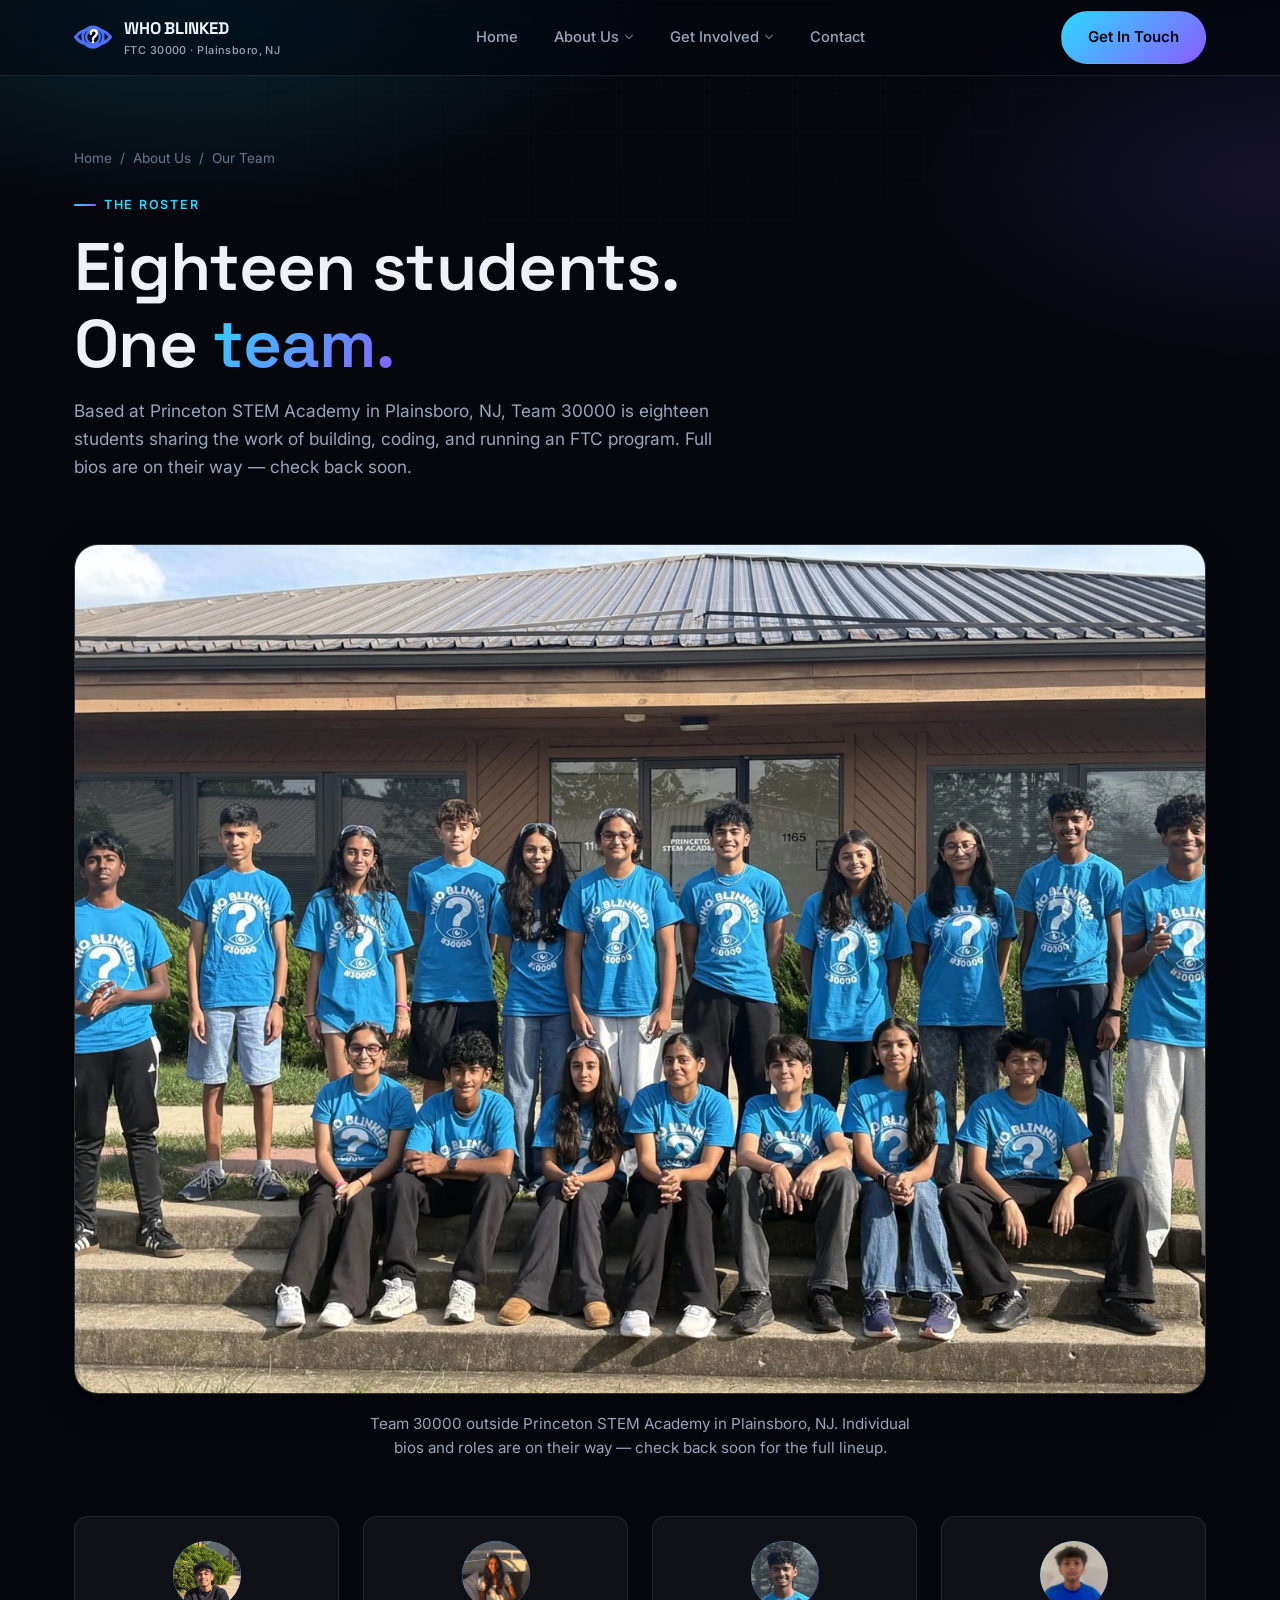
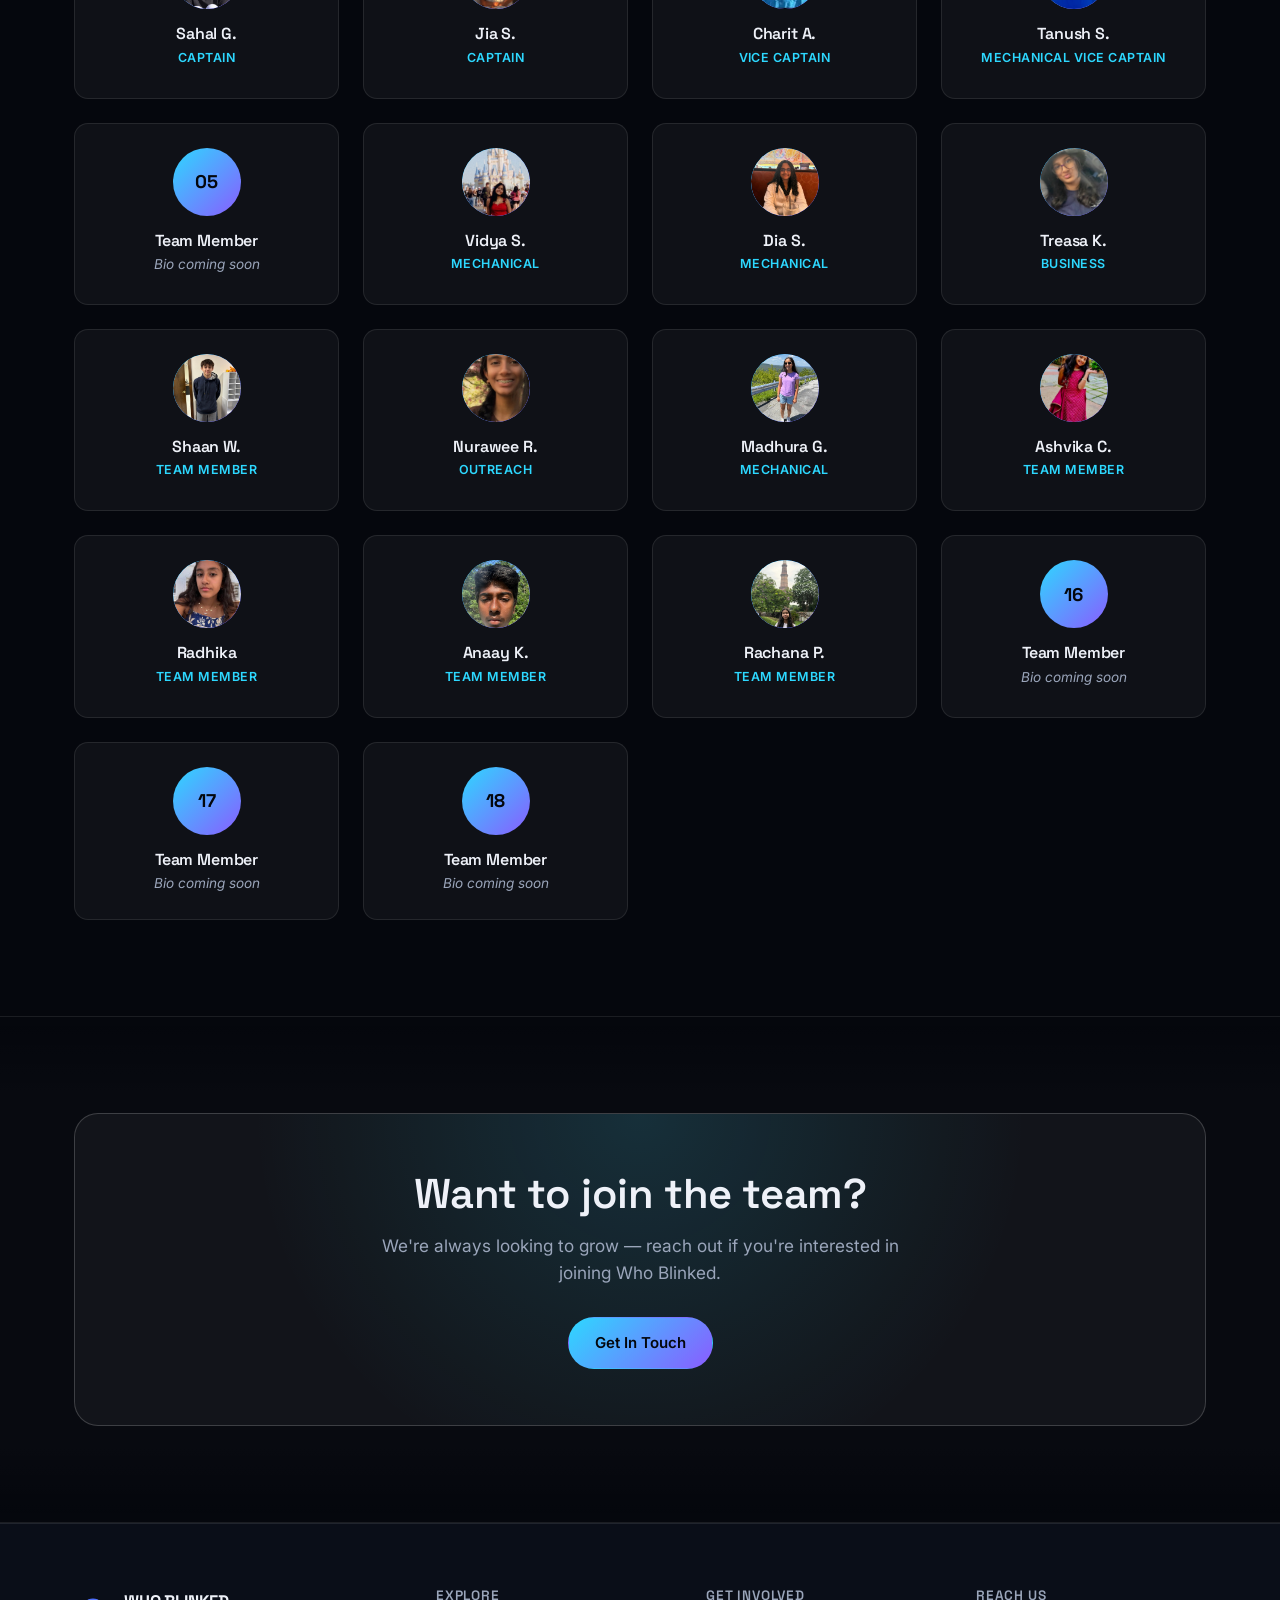
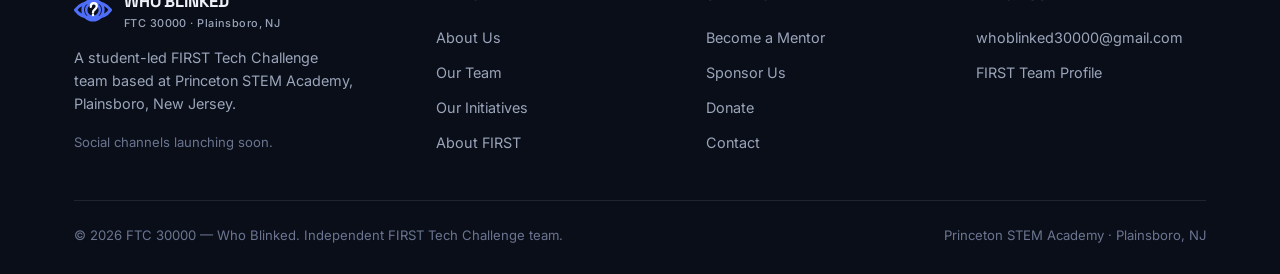
<file: team.html>
<!DOCTYPE html>
<html lang="en">
<head>
<meta charset="UTF-8">
<meta name="viewport" content="width=device-width, initial-scale=1.0">
<title>Our Team | Who Blinked — FTC 30000</title>
<meta name="description" content="Meet the 18 students of FTC 30000 Who Blinked, based at Princeton STEM Academy in Plainsboro, NJ.">
<link rel="icon" href="data:image/svg+xml,<svg xmlns=%22http://www.w3.org/2000/svg%22 viewBox=%220 0 100 100%22><circle cx=%2250%22 cy=%2250%22 r=%2248%22 fill=%22%23000000%22/><path d=%22M8,50 C26,26 74,26 92,50 C74,74 26,74 8,50 Z%22 fill=%22none%22 stroke=%22%234f6ffa%22 stroke-width=%228%22/><circle cx=%2250%22 cy=%2250%22 r=%2216%22 fill=%22none%22 stroke=%22%234f6ffa%22 stroke-width=%226%22/><path d=%22M45,44 C45,40 47,37 51,37 C55,37 57,40 57,43 C57,46 54,48 52,50 C51,51 50,52 50,54%22 stroke=%22%23ffffff%22 stroke-width=%225%22 stroke-linecap=%22round%22 fill=%22none%22/><circle cx=%2250%22 cy=%2260%22 r=%223%22 fill=%22%23ffffff%22/></svg>">
<link rel="stylesheet" href="css/style.css">
</head>
<body>

<header class="site-header">
  <nav class="nav">
    <a href="index.html" class="brand">
      <svg class="brand-eye" viewBox="0 0 100 100" fill="none">
        <path d="M4,50 C24,22 76,22 96,50 C76,78 24,78 4,50 Z" stroke="#4f6ffa" stroke-width="8" stroke-linejoin="round"/>
        <circle cx="50" cy="50" r="27" stroke="#4f6ffa" stroke-width="7"/>
        <circle cx="50" cy="50" r="18" stroke="#4f6ffa" stroke-width="6.5"/>
        <path d="M44,42 C44,36 47,32 52,32 C57,32 60,36 60,40 C60,45 56,47 53,50 C51,52 50,54 50,57" stroke="#ffffff" stroke-width="6" stroke-linecap="round" fill="none"/>
        <circle cx="50" cy="63" r="3.4" fill="#ffffff"/>
      </svg>
      <span>WHO BLINKED<small>FTC 30000 · Plainsboro, NJ</small></span>
    </a>
    <ul class="nav-links" id="navLinks">
      <li><a href="index.html" class="nav-link">Home</a></li>
      <li class="has-dropdown">
        <a href="about.html" class="nav-link">About Us
          <svg class="chev" viewBox="0 0 12 12" fill="none"><path d="M2 4l4 4 4-4" stroke="currentColor" stroke-width="1.5" stroke-linecap="round" stroke-linejoin="round"/></svg>
        </a>
        <div class="dropdown">
          <a href="team.html">Our Team</a>
          <a href="initiatives.html">Our Initiatives</a>
          <a href="first.html">About FIRST</a>
        </div>
      </li>
      <li class="has-dropdown">
        <button type="button" class="nav-link">Get Involved
          <svg class="chev" viewBox="0 0 12 12" fill="none"><path d="M2 4l4 4 4-4" stroke="currentColor" stroke-width="1.5" stroke-linecap="round" stroke-linejoin="round"/></svg>
        </button>
        <div class="dropdown">
          <a href="mentor.html">Become a Mentor</a>
          <a href="sponsor.html">Sponsor Us</a>
          <a href="donate.html">Donate</a>
        </div>
      </li>
      <li><a href="contact.html" class="nav-link">Contact</a></li>
    </ul>
    <div class="nav-cta"><a href="contact.html" class="btn btn-primary">Get In Touch</a></div>
    <button class="nav-toggle" aria-label="Toggle menu"><span></span><span></span><span></span></button>
  </nav>
</header>

<main>
  <section class="page-hero">
    <div class="container">
      <div class="breadcrumb reveal"><a href="index.html">Home</a> / <a href="about.html">About Us</a> / <span>Our Team</span></div>
      <div class="eyebrow reveal">The Roster</div>
      <h1 class="title reveal reveal-delay-1">Eighteen students.<br>One <span class="text-gradient">team.</span></h1>
      <p class="lead reveal reveal-delay-2" style="max-width:640px;">
        Based at Princeton STEM Academy in Plainsboro, NJ, Team 30000 is eighteen students sharing
        the work of building, coding, and running an FTC program. Full bios are on their way —
        check back soon.
      </p>
    </div>
  </section>

  <section class="section" style="padding-top:0;">
    <div class="container">
      <div class="reveal" style="margin-bottom:56px;">
        <img src="assets/team-photo.jpg" alt="FTC Team 30000 Who Blinked, in matching team t-shirts outside Princeton STEM Academy" style="width:100%; display:block; border-radius:var(--radius-lg); border:1px solid var(--border-strong); box-shadow:var(--shadow-card);">
        <p style="text-align:center; color:var(--text-dim); margin-top:18px; font-size:0.95rem; max-width:560px; margin-inline:auto;">
          Team 30000 outside Princeton STEM Academy in Plainsboro, NJ. Individual bios and roles
          are on their way — check back soon for the full lineup.
        </p>
      </div>

      <div class="grid grid-4">
        <div class="member-card reveal"><div class="avatar"><img src="assets/team/sahal-goyal.jpg" alt="Sahal G."></div><h4>Sahal G.</h4><div class="member-role">Captain</div></div>
        <div class="member-card reveal reveal-delay-1"><div class="avatar"><img src="assets/team/jia-savla.jpg" alt="Jia S."></div><h4>Jia S.</h4><div class="member-role">Captain</div></div>
        <div class="member-card reveal reveal-delay-2"><div class="avatar"><img src="assets/team/charit-anabathula.jpg" alt="Charit A."></div><h4>Charit A.</h4><div class="member-role">Vice Captain</div></div>
        <div class="member-card reveal reveal-delay-3"><div class="avatar"><img src="assets/team/tanush-singh.jpg" alt="Tanush S."></div><h4>Tanush S.</h4><div class="member-role">Mechanical Vice Captain</div></div>
        <div class="member-card reveal"><div class="avatar">05</div><h4>Team Member</h4><div class="member-goal" style="border-top:none; margin-top:0; padding-top:0;">Bio coming soon</div></div>
        <div class="member-card reveal reveal-delay-1"><div class="avatar"><img src="assets/team/vidya-s.jpg" alt="Vidya S."></div><h4>Vidya S.</h4><div class="member-role">Mechanical</div></div>
        <div class="member-card reveal reveal-delay-2"><div class="avatar"><img src="assets/team/dia-s.jpg" alt="Dia S."></div><h4>Dia S.</h4><div class="member-role">Mechanical</div></div>
        <div class="member-card reveal reveal-delay-3"><div class="avatar"><img src="assets/team/treasa-k.jpg" alt="Treasa K."></div><h4>Treasa K.</h4><div class="member-role">Business</div></div>
        <div class="member-card reveal"><div class="avatar"><img src="assets/team/shaan-w.jpg" alt="Shaan W."></div><h4>Shaan W.</h4><div class="member-role">Team Member</div></div>
        <div class="member-card reveal reveal-delay-1"><div class="avatar"><img src="assets/team/nurawee-r.jpg" alt="Nurawee R."></div><h4>Nurawee R.</h4><div class="member-role">Outreach</div></div>
        <div class="member-card reveal reveal-delay-2"><div class="avatar"><img src="assets/team/madhura-g.jpg" alt="Madhura G."></div><h4>Madhura G.</h4><div class="member-role">Mechanical</div></div>
        <div class="member-card reveal reveal-delay-3"><div class="avatar"><img src="assets/team/ashvika-c.jpg" alt="Ashvika C."></div><h4>Ashvika C.</h4><div class="member-role">Team Member</div></div>
        <div class="member-card reveal"><div class="avatar"><img src="assets/team/radhika.jpg" alt="Radhika"></div><h4>Radhika</h4><div class="member-role">Team Member</div></div>
        <div class="member-card reveal reveal-delay-1"><div class="avatar"><img src="assets/team/anaay-k.jpg" alt="Anaay K."></div><h4>Anaay K.</h4><div class="member-role">Team Member</div></div>
        <div class="member-card reveal reveal-delay-2"><div class="avatar"><img src="assets/team/rachana-p.jpg" alt="Rachana P."></div><h4>Rachana P.</h4><div class="member-role">Team Member</div></div>
        <div class="member-card reveal reveal-delay-3"><div class="avatar">16</div><h4>Team Member</h4><div class="member-goal" style="border-top:none; margin-top:0; padding-top:0;">Bio coming soon</div></div>
        <div class="member-card reveal"><div class="avatar">17</div><h4>Team Member</h4><div class="member-goal" style="border-top:none; margin-top:0; padding-top:0;">Bio coming soon</div></div>
        <div class="member-card reveal reveal-delay-1"><div class="avatar">18</div><h4>Team Member</h4><div class="member-goal" style="border-top:none; margin-top:0; padding-top:0;">Bio coming soon</div></div>
      </div>
    </div>
  </section>

  <section class="section section-alt">
    <div class="container">
      <div class="cta-banner reveal">
        <h2 class="title" style="margin-bottom:14px;">Want to join the team?</h2>
        <p class="lead" style="margin-inline:auto; margin-bottom:30px; max-width:520px;">We're always looking to grow — reach out if you're interested in joining Who Blinked.</p>
        <div class="btn-row" style="justify-content:center;">
          <a href="contact.html" class="btn btn-primary">Get In Touch</a>
        </div>
      </div>
    </div>
  </section>
</main>

<footer class="site-footer">
  <div class="container">
    <div class="footer-grid">
      <div class="footer-brand">
        <a href="index.html" class="brand">
          <svg class="brand-eye" viewBox="0 0 100 100" fill="none">
            <path d="M4,50 C24,22 76,22 96,50 C76,78 24,78 4,50 Z" stroke="#4f6ffa" stroke-width="8" stroke-linejoin="round"/>
            <circle cx="50" cy="50" r="27" stroke="#4f6ffa" stroke-width="7"/>
            <circle cx="50" cy="50" r="18" stroke="#4f6ffa" stroke-width="6.5"/>
            <path d="M44,42 C44,36 47,32 52,32 C57,32 60,36 60,40 C60,45 56,47 53,50 C51,52 50,54 50,57" stroke="#ffffff" stroke-width="6" stroke-linecap="round" fill="none"/>
            <circle cx="50" cy="63" r="3.4" fill="#ffffff"/>
          </svg>
          <span>WHO BLINKED<small>FTC 30000 · Plainsboro, NJ</small></span>
        </a>
        <p>A student-led FIRST Tech Challenge team based at Princeton STEM Academy, Plainsboro, New Jersey.</p>
        <p style="font-size:0.82rem; color:var(--text-dimmer); margin-top:16px;">Social channels launching soon.</p>
      </div>
      <div class="footer-col">
        <h4>Explore</h4>
        <a href="about.html">About Us</a>
        <a href="team.html">Our Team</a>
        <a href="initiatives.html">Our Initiatives</a>
        <a href="first.html">About FIRST</a>
      </div>
      <div class="footer-col">
        <h4>Get Involved</h4>
        <a href="mentor.html">Become a Mentor</a>
        <a href="sponsor.html">Sponsor Us</a>
        <a href="donate.html">Donate</a>
        <a href="contact.html">Contact</a>
      </div>
      <div class="footer-col">
        <h4>Reach Us</h4>
        <a href="mailto:whoblinked30000@gmail.com">whoblinked30000@gmail.com</a>
        <a href="https://ftc-events.firstinspires.org/team/30000" target="_blank" rel="noopener">FIRST Team Profile</a>
      </div>
    </div>
    <div class="footer-bottom">
      <span>© 2026 FTC 30000 — Who Blinked. Independent FIRST Tech Challenge team.</span>
      <span>Princeton STEM Academy · Plainsboro, NJ</span>
    </div>
  </div>
</footer>

<button class="to-top" aria-label="Back to top"><svg viewBox="0 0 24 24" fill="none"><path d="M12 19V5M5 12l7-7 7 7" stroke="currentColor" stroke-width="2" stroke-linecap="round" stroke-linejoin="round"/></svg></button>
<script src="js/main.js"></script>
</body>
</html>
</file>
<file: css/style.css>
/* ==========================================================================
   FTC 14481 — Don't Blink
   Design system: dark, bold, techy
   ========================================================================== */

@import url('https://fonts.googleapis.com/css2?family=Space+Grotesk:wght@500;600;700&family=Inter:wght@400;500;600;700&display=swap');

:root {
  --bg: #05070d;
  --bg-alt: #0a0e18;
  --surface: rgba(255, 255, 255, 0.045);
  --surface-strong: rgba(255, 255, 255, 0.08);
  --border: rgba(255, 255, 255, 0.09);
  --border-strong: rgba(255, 255, 255, 0.18);

  --text: #eef1f8;
  --text-dim: #9aa5ba;
  --text-dimmer: #6b7590;

  --accent: #2dd8ff;
  --accent-2: #8a5cff;
  --accent-warm: #ff5f7e;
  --accent-gold: #ffb84d;

  --gradient: linear-gradient(135deg, var(--accent) 0%, var(--accent-2) 100%);
  --gradient-warm: linear-gradient(135deg, var(--accent-warm), var(--accent-gold));

  --radius-sm: 8px;
  --radius: 14px;
  --radius-lg: 24px;

  --shadow-glow: 0 0 40px rgba(45, 216, 255, 0.15);
  --shadow-card: 0 10px 30px rgba(0, 0, 0, 0.35);

  --ease: cubic-bezier(0.22, 1, 0.36, 1);
  --header-h: 76px;
}

* {
  box-sizing: border-box;
  margin: 0;
  padding: 0;
}

html {
  scroll-behavior: smooth;
  scroll-padding-top: var(--header-h);
}

body {
  background: var(--bg);
  color: var(--text);
  font-family: 'Inter', system-ui, -apple-system, sans-serif;
  line-height: 1.6;
  -webkit-font-smoothing: antialiased;
  overflow-x: hidden;
}

/* background texture */
body::before {
  content: '';
  position: fixed;
  inset: 0;
  z-index: -2;
  background:
    radial-gradient(ellipse 60% 40% at 15% 0%, rgba(45, 216, 255, 0.14), transparent 60%),
    radial-gradient(ellipse 50% 35% at 100% 20%, rgba(138, 92, 255, 0.12), transparent 60%),
    radial-gradient(ellipse 50% 40% at 50% 100%, rgba(255, 95, 126, 0.06), transparent 60%),
    var(--bg);
}

body::after {
  content: '';
  position: fixed;
  inset: 0;
  z-index: -1;
  pointer-events: none;
  background-image:
    linear-gradient(rgba(255, 255, 255, 0.025) 1px, transparent 1px),
    linear-gradient(90deg, rgba(255, 255, 255, 0.025) 1px, transparent 1px);
  background-size: 44px 44px;
  mask-image: radial-gradient(ellipse 80% 60% at 50% 0%, black, transparent 75%);
}

h1, h2, h3, h4 {
  font-family: 'Space Grotesk', system-ui, sans-serif;
  font-weight: 600;
  line-height: 1.15;
  letter-spacing: -0.01em;
}

a { color: inherit; text-decoration: none; }
ul { list-style: none; }
img, svg { display: block; max-width: 100%; }

.container {
  width: 100%;
  max-width: 1180px;
  margin-inline: auto;
  padding-inline: 24px;
}

.section {
  padding: 96px 0;
  position: relative;
}

.section-alt {
  background: linear-gradient(180deg, transparent, rgba(255, 255, 255, 0.015) 15%, rgba(255, 255, 255, 0.015) 85%, transparent);
  border-block: 1px solid var(--border);
}

.section-head {
  max-width: 640px;
  margin-bottom: 56px;
}

.section-head.center { margin-inline: auto; text-align: center; }

.eyebrow {
  display: inline-flex;
  align-items: center;
  gap: 8px;
  font-size: 0.78rem;
  font-weight: 600;
  letter-spacing: 0.14em;
  text-transform: uppercase;
  color: var(--accent);
  margin-bottom: 14px;
}

.eyebrow::before {
  content: '';
  width: 22px;
  height: 2px;
  background: var(--gradient);
  border-radius: 2px;
}

.section-head.center .eyebrow::before { display: none; }

h2.title { font-size: clamp(1.8rem, 3.4vw, 2.6rem); }
h1.title { font-size: clamp(2.4rem, 6vw, 4.2rem); }

.lead {
  color: var(--text-dim);
  font-size: 1.08rem;
  margin-top: 14px;
}

.text-gradient {
  background: var(--gradient);
  -webkit-background-clip: text;
  background-clip: text;
  color: transparent;
}

/* ---------- buttons ---------- */
.btn {
  display: inline-flex;
  align-items: center;
  gap: 8px;
  padding: 13px 26px;
  border-radius: 999px;
  font-weight: 600;
  font-size: 0.94rem;
  border: 1px solid transparent;
  cursor: pointer;
  transition: transform 0.25s var(--ease), box-shadow 0.25s var(--ease), border-color 0.25s var(--ease), background 0.25s var(--ease);
  white-space: nowrap;
}

.btn-primary {
  background: var(--gradient);
  color: #04070d;
}

.btn-primary:hover { transform: translateY(-2px); box-shadow: 0 10px 30px rgba(45, 216, 255, 0.28); }

.btn-outline {
  background: var(--surface);
  border-color: var(--border-strong);
  color: var(--text);
  backdrop-filter: blur(6px);
}

.btn-outline:hover { border-color: var(--accent); transform: translateY(-2px); color: var(--accent); }

.btn-block { width: 100%; justify-content: center; }

.btn-row { display: flex; flex-wrap: wrap; gap: 14px; }

/* ---------- header / nav ---------- */
.site-header {
  position: fixed;
  inset-inline: 0;
  top: 0;
  z-index: 100;
  height: var(--header-h);
  display: flex;
  align-items: center;
  background: rgba(5, 7, 13, 0.55);
  backdrop-filter: blur(16px) saturate(140%);
  border-bottom: 1px solid var(--border);
  transition: background 0.3s var(--ease), border-color 0.3s var(--ease);
}

.nav {
  width: 100%;
  max-width: 1180px;
  margin-inline: auto;
  padding-inline: 24px;
  display: flex;
  align-items: center;
  justify-content: space-between;
  gap: 20px;
}

.brand {
  display: flex;
  align-items: center;
  gap: 12px;
  font-family: 'Space Grotesk', sans-serif;
  font-weight: 700;
  font-size: 1.05rem;
  letter-spacing: -0.01em;
  flex-shrink: 0;
}

.brand small {
  display: block;
  font-family: 'Inter', sans-serif;
  font-weight: 500;
  font-size: 0.68rem;
  color: var(--text-dim);
  letter-spacing: 0.04em;
}

.brand-eye {
  width: 38px;
  height: 38px;
  flex-shrink: 0;
}

.nav-links {
  display: flex;
  align-items: center;
  gap: 4px;
}

.nav-links > li { position: relative; }

.nav-link {
  display: flex;
  align-items: center;
  gap: 5px;
  padding: 10px 16px;
  border-radius: 999px;
  font-size: 0.92rem;
  font-weight: 500;
  font-family: inherit;
  color: var(--text-dim);
  background: none;
  border: none;
  appearance: none;
  cursor: pointer;
  transition: color 0.2s, background 0.2s;
}

.nav-link:hover, .nav-link.active { color: var(--text); background: var(--surface); }
.nav-link.active { color: var(--accent); }

.nav-link .chev { width: 10px; height: 10px; transition: transform 0.25s var(--ease); opacity: 0.7; }

.has-dropdown:hover .chev { transform: rotate(180deg); }

.dropdown {
  position: absolute;
  top: calc(100% + 10px);
  left: 0;
  min-width: 220px;
  background: rgba(10, 14, 24, 0.92);
  backdrop-filter: blur(18px);
  border: 1px solid var(--border-strong);
  border-radius: var(--radius);
  padding: 8px;
  box-shadow: var(--shadow-card);
  opacity: 0;
  visibility: hidden;
  transform: translateY(6px);
  transition: all 0.22s var(--ease);
}

.has-dropdown:hover .dropdown,
.has-dropdown:focus-within .dropdown {
  opacity: 1;
  visibility: visible;
  transform: translateY(0);
}

.dropdown a {
  display: block;
  padding: 10px 14px;
  border-radius: var(--radius-sm);
  font-size: 0.9rem;
  color: var(--text-dim);
  transition: background 0.2s, color 0.2s;
}

.dropdown a:hover { background: var(--surface-strong); color: var(--accent); }

.nav-cta { display: flex; align-items: center; gap: 12px; }

.nav-toggle {
  display: none;
  width: 42px;
  height: 42px;
  border-radius: 10px;
  background: var(--surface);
  border: 1px solid var(--border);
  align-items: center;
  justify-content: center;
  cursor: pointer;
  flex-direction: column;
  gap: 5px;
}

.nav-toggle span {
  width: 18px;
  height: 2px;
  background: var(--text);
  border-radius: 2px;
  transition: transform 0.25s var(--ease), opacity 0.25s var(--ease);
}

.nav-toggle.open span:nth-child(1) { transform: translateY(7px) rotate(45deg); }
.nav-toggle.open span:nth-child(2) { opacity: 0; }
.nav-toggle.open span:nth-child(3) { transform: translateY(-7px) rotate(-45deg); }

/* mobile nav */
@media (max-width: 860px) {
  .nav-toggle { display: flex; }
  .nav-links {
    position: fixed;
    top: var(--header-h);
    left: 0;
    right: 0;
    height: calc(100vh - var(--header-h));
    flex-direction: column;
    align-items: stretch;
    gap: 2px;
    background: rgba(5, 7, 13, 0.98);
    backdrop-filter: blur(20px);
    padding: 18px;
    overflow-y: auto;
    transform: translateX(100%);
    transition: transform 0.35s var(--ease);
  }
  .nav-links.open { transform: translateX(0); }
  .nav-link { padding: 14px 16px; width: 100%; }
  .has-dropdown .dropdown {
    position: static;
    opacity: 1;
    visibility: visible;
    transform: none;
    display: none;
    background: rgba(255, 255, 255, 0.03);
    box-shadow: none;
    margin-top: 2px;
  }
  .has-dropdown.dropdown-open .dropdown { display: block; }
  .has-dropdown.dropdown-open .chev { transform: rotate(180deg); }
  .nav-cta { display: none; }
}

/* ---------- hero ---------- */
.hero {
  min-height: 100vh;
  display: flex;
  align-items: center;
  padding-top: var(--header-h);
  position: relative;
}

.hero-grid {
  display: grid;
  grid-template-columns: 1.1fr 0.9fr;
  gap: 48px;
  align-items: center;
}

.hero-badge {
  display: inline-flex;
  align-items: center;
  gap: 10px;
  padding: 8px 16px 8px 8px;
  border-radius: 999px;
  background: var(--surface);
  border: 1px solid var(--border-strong);
  font-size: 0.82rem;
  color: var(--text-dim);
  margin-bottom: 26px;
}

.hero-badge .dot {
  width: 22px;
  height: 22px;
  border-radius: 50%;
  background: var(--gradient);
  display: flex;
  align-items: center;
  justify-content: center;
  font-size: 0.7rem;
  font-weight: 700;
  color: #04070d;
}

.hero h1 { margin-bottom: 20px; }

.hero .lead { font-size: 1.15rem; max-width: 540px; }

.hero .btn-row { margin-top: 34px; }

.hero-visual {
  position: relative;
  display: flex;
  align-items: center;
  justify-content: center;
}

.eye-wrap {
  position: relative;
  width: min(100%, 420px);
  aspect-ratio: 1;
}

.eye-ring {
  position: absolute;
  inset: 0;
  border-radius: 50%;
  border: 1px dashed var(--border-strong);
  animation: spin 40s linear infinite;
}

.eye-ring::before, .eye-ring::after {
  content: '';
  position: absolute;
  width: 8px;
  height: 8px;
  border-radius: 50%;
  background: var(--accent);
  box-shadow: 0 0 12px var(--accent);
}
.eye-ring::before { top: -4px; left: 50%; transform: translateX(-50%); }
.eye-ring::after { bottom: -4px; left: 50%; transform: translateX(-50%); background: var(--accent-2); box-shadow: 0 0 12px var(--accent-2); }

@keyframes spin { to { transform: rotate(360deg); } }

.eye-glow {
  position: absolute;
  inset: 10%;
  border-radius: 50%;
  background: radial-gradient(circle, rgba(45, 216, 255, 0.18), transparent 70%);
  filter: blur(10px);
}

.eye-svg { position: absolute; inset: 0; }

.eye-lid {
  transform-box: fill-box;
  transform-origin: 50% 50%;
  animation: blink 5.5s ease-in-out infinite;
}

@keyframes blink {
  0%, 92%, 100% { transform: scaleY(0.02); }
  95% { transform: scaleY(1); }
  97% { transform: scaleY(1); }
  98.5% { transform: scaleY(0.02); }
}

.eye-pupil { animation: look 9s ease-in-out infinite; }

@keyframes look {
  0%, 100% { transform: translateX(0); }
  25% { transform: translateX(10px); }
  50% { transform: translateX(-8px); }
  75% { transform: translateX(4px); }
}

.scroll-cue {
  position: absolute;
  bottom: 28px;
  left: 50%;
  transform: translateX(-50%);
  display: flex;
  flex-direction: column;
  align-items: center;
  gap: 8px;
  font-size: 0.72rem;
  letter-spacing: 0.1em;
  color: var(--text-dimmer);
  text-transform: uppercase;
}

.scroll-cue .line {
  width: 1px;
  height: 34px;
  background: linear-gradient(var(--accent), transparent);
  animation: scrolldown 1.8s ease-in-out infinite;
}

@keyframes scrolldown {
  0% { opacity: 0; transform: scaleY(0); transform-origin: top; }
  50% { opacity: 1; transform: scaleY(1); transform-origin: top; }
  100% { opacity: 0; transform: scaleY(1); transform-origin: bottom; }
}

/* ---------- stats ---------- */
.stat-bar {
  display: grid;
  grid-template-columns: repeat(4, 1fr);
  gap: 1px;
  background: var(--border);
  border: 1px solid var(--border);
  border-radius: var(--radius-lg);
  overflow: hidden;
}

.stat-bar-3 { grid-template-columns: repeat(3, 1fr); }

.stat {
  background: var(--bg-alt);
  padding: 34px 20px;
  text-align: center;
}

.stat .num {
  font-family: 'Space Grotesk', sans-serif;
  font-size: clamp(1.8rem, 3.2vw, 2.6rem);
  font-weight: 700;
  background: var(--gradient);
  -webkit-background-clip: text;
  background-clip: text;
  color: transparent;
}

.stat .label {
  margin-top: 6px;
  font-size: 0.82rem;
  color: var(--text-dim);
}

/* ---------- cards ---------- */
.grid { display: grid; gap: 24px; }
.grid-3 { grid-template-columns: repeat(3, 1fr); }
.grid-2 { grid-template-columns: repeat(2, 1fr); }
.grid-4 { grid-template-columns: repeat(4, 1fr); }

.card {
  background: var(--surface);
  border: 1px solid var(--border);
  border-radius: var(--radius);
  padding: 30px;
  position: relative;
  transition: transform 0.3s var(--ease), border-color 0.3s var(--ease), background 0.3s var(--ease);
}

.card:hover {
  transform: translateY(-4px);
  border-color: var(--border-strong);
  background: var(--surface-strong);
}

.card-icon {
  width: 46px;
  height: 46px;
  border-radius: 12px;
  display: flex;
  align-items: center;
  justify-content: center;
  background: var(--gradient);
  margin-bottom: 18px;
  color: #04070d;
}

.card-icon svg { width: 22px; height: 22px; }

.card h3 { font-size: 1.15rem; margin-bottom: 10px; }
.card p { color: var(--text-dim); font-size: 0.95rem; }

.card-link {
  display: inline-flex;
  align-items: center;
  gap: 6px;
  margin-top: 18px;
  font-size: 0.88rem;
  font-weight: 600;
  color: var(--accent);
}

.card-link svg { width: 14px; height: 14px; transition: transform 0.2s var(--ease); }
.card:hover .card-link svg { transform: translateX(4px); }

/* pillar cards with accent border top */
.pillar {
  overflow: hidden;
}

.pillar::before {
  content: '';
  position: absolute;
  top: 0;
  left: 0;
  right: 0;
  height: 3px;
  background: var(--gradient);
}

/* ---------- achievements ---------- */
.timeline { display: flex; flex-direction: column; gap: 2px; }

.tl-item {
  display: grid;
  grid-template-columns: 90px 24px 1fr;
  gap: 18px;
  padding: 18px 6px;
  border-bottom: 1px solid var(--border);
  align-items: center;
}

.tl-item:last-child { border-bottom: none; }

.tl-year {
  font-family: 'Space Grotesk', sans-serif;
  font-weight: 700;
  color: var(--accent);
}

.tl-dot {
  width: 10px;
  height: 10px;
  border-radius: 50%;
  background: var(--gradient);
  justify-self: center;
  box-shadow: 0 0 10px var(--accent);
}

.tl-text { color: var(--text-dim); }
.tl-text strong { color: var(--text); font-weight: 600; }

/* ---------- badges ---------- */
.badge {
  display: inline-block;
  padding: 5px 12px;
  border-radius: 999px;
  font-size: 0.72rem;
  font-weight: 600;
  letter-spacing: 0.03em;
  background: var(--surface-strong);
  border: 1px solid var(--border-strong);
  color: var(--accent);
}

/* ---------- team roster ---------- */
.member-card {
  background: var(--surface);
  border: 1px solid var(--border);
  border-radius: var(--radius);
  padding: 24px;
  text-align: center;
  transition: transform 0.3s var(--ease), border-color 0.3s var(--ease);
}

.member-card:hover { transform: translateY(-4px); border-color: var(--accent); }

.avatar {
  width: 68px;
  height: 68px;
  border-radius: 50%;
  margin: 0 auto 16px;
  display: flex;
  align-items: center;
  justify-content: center;
  font-family: 'Space Grotesk', sans-serif;
  font-weight: 700;
  font-size: 1.15rem;
  background: var(--gradient);
  color: #04070d;
  overflow: hidden;
}

.avatar img { width: 100%; height: 100%; object-fit: cover; border-radius: 50%; }

.member-card h4 { font-size: 1rem; margin-bottom: 4px; }
.member-role { color: var(--accent); font-size: 0.78rem; font-weight: 600; text-transform: uppercase; letter-spacing: 0.04em; margin-bottom: 6px; }
.member-meta { color: var(--text-dim); font-size: 0.84rem; margin-bottom: 10px; }
.member-goal { font-size: 0.85rem; color: var(--text-dim); font-style: italic; border-top: 1px solid var(--border); padding-top: 10px; margin-top: 10px; }

.roster-group { margin-bottom: 60px; }
.roster-group h3 {
  display: flex;
  align-items: center;
  gap: 12px;
  font-size: 1.3rem;
  margin-bottom: 26px;
}
.roster-group h3::after {
  content: '';
  flex: 1;
  height: 1px;
  background: var(--border);
}

/* ---------- CTA banner ---------- */
.cta-banner {
  background: var(--surface);
  border: 1px solid var(--border-strong);
  border-radius: var(--radius-lg);
  padding: 56px;
  text-align: center;
  position: relative;
  overflow: hidden;
}

.cta-banner::before {
  content: '';
  position: absolute;
  inset: 0;
  background: radial-gradient(circle at 50% 0%, rgba(45, 216, 255, 0.14), transparent 60%);
}

.cta-banner > * { position: relative; }

/* ---------- footer ---------- */
.site-footer {
  border-top: 1px solid var(--border);
  padding: 64px 0 28px;
  background: var(--bg-alt);
}

.footer-grid {
  display: grid;
  grid-template-columns: 1.4fr 1fr 1fr 1fr;
  gap: 40px;
  padding-bottom: 40px;
}

.footer-brand p { color: var(--text-dim); font-size: 0.9rem; margin-top: 14px; max-width: 280px; }

.footer-col h4 { font-size: 0.85rem; text-transform: uppercase; letter-spacing: 0.06em; color: var(--text-dim); margin-bottom: 16px; }
.footer-col a { display: block; padding: 6px 0; font-size: 0.9rem; color: var(--text-dim); transition: color 0.2s, transform 0.2s; }
.footer-col a:hover { color: var(--accent); transform: translateX(3px); }

.social-row { display: flex; gap: 10px; margin-top: 18px; }
.social-row a {
  width: 38px;
  height: 38px;
  border-radius: 50%;
  border: 1px solid var(--border-strong);
  display: flex;
  align-items: center;
  justify-content: center;
  transition: border-color 0.2s, color 0.2s, transform 0.2s;
}
.social-row a:hover { border-color: var(--accent); color: var(--accent); transform: translateY(-3px); }
.social-row svg { width: 16px; height: 16px; }

.footer-bottom {
  border-top: 1px solid var(--border);
  padding-top: 24px;
  display: flex;
  justify-content: space-between;
  align-items: center;
  flex-wrap: wrap;
  gap: 12px;
  font-size: 0.82rem;
  color: var(--text-dimmer);
}

/* ---------- back to top ---------- */
.to-top {
  position: fixed;
  bottom: 28px;
  right: 28px;
  width: 46px;
  height: 46px;
  border-radius: 50%;
  background: var(--surface-strong);
  border: 1px solid var(--border-strong);
  backdrop-filter: blur(10px);
  display: flex;
  align-items: center;
  justify-content: center;
  cursor: pointer;
  opacity: 0;
  visibility: hidden;
  transform: translateY(10px);
  transition: all 0.3s var(--ease);
  z-index: 90;
}
.to-top.show { opacity: 1; visibility: visible; transform: translateY(0); }
.to-top:hover { border-color: var(--accent); color: var(--accent); }
.to-top svg { width: 18px; height: 18px; }

/* ---------- page hero (non-home pages) ---------- */
.page-hero {
  padding: calc(var(--header-h) + 72px) 0 64px;
  position: relative;
}

.breadcrumb {
  display: flex;
  align-items: center;
  gap: 8px;
  font-size: 0.85rem;
  color: var(--text-dimmer);
  margin-bottom: 18px;
}
.breadcrumb a:hover { color: var(--accent); }

/* ---------- reveal on scroll ---------- */
.reveal {
  opacity: 0;
  transform: translateY(24px);
  transition: opacity 0.7s var(--ease), transform 0.7s var(--ease);
}
.reveal.in { opacity: 1; transform: translateY(0); }
.reveal-delay-1 { transition-delay: 0.08s; }
.reveal-delay-2 { transition-delay: 0.16s; }
.reveal-delay-3 { transition-delay: 0.24s; }

/* ---------- misc content pages ---------- */
.prose { color: var(--text-dim); font-size: 1.02rem; max-width: 760px; }
.prose p { margin-bottom: 18px; }
.prose strong { color: var(--text); }

.info-panel {
  background: var(--surface);
  border: 1px solid var(--border);
  border-radius: var(--radius);
  padding: 28px;
}

.two-col {
  display: grid;
  grid-template-columns: 1.3fr 1fr;
  gap: 48px;
  align-items: start;
}

.divider { height: 1px; background: var(--border); margin: 56px 0; }

.logo-cloud {
  display: grid;
  grid-template-columns: repeat(6, 1fr);
  gap: 16px;
}

.logo-slot {
  aspect-ratio: 16/9;
  border: 1px dashed var(--border-strong);
  border-radius: var(--radius-sm);
  display: flex;
  align-items: center;
  justify-content: center;
  color: var(--text-dimmer);
  font-size: 0.7rem;
  text-align: center;
  padding: 8px;
}

.form-embed {
  border: 1px solid var(--border);
  border-radius: var(--radius);
  overflow: hidden;
  background: var(--surface);
  min-height: 640px;
}
.form-embed iframe { width: 100%; height: 100%; min-height: 640px; border: none; }

.contact-tiles { display: grid; grid-template-columns: repeat(3, 1fr); gap: 20px; margin-bottom: 48px; }

/* ---------- inquiry form ---------- */
.form-card {
  background: var(--surface);
  border: 1px solid var(--border-strong);
  border-radius: var(--radius-lg);
  padding: 48px;
  max-width: 720px;
  margin-inline: auto;
}

.form-card-head { text-align: center; margin-bottom: 34px; }
.form-card-head h2 { margin-bottom: 8px; }

.form-row {
  display: grid;
  grid-template-columns: 1fr 1fr;
  gap: 20px;
}

.form-group { margin-bottom: 20px; }

.form-group label {
  display: block;
  font-size: 0.85rem;
  font-weight: 600;
  color: var(--text);
  margin-bottom: 8px;
}

.form-group label .optional {
  font-weight: 400;
  color: var(--text-dimmer);
}

.form-group input,
.form-group select,
.form-group textarea {
  width: 100%;
  background: var(--bg-alt);
  border: 1px solid var(--border-strong);
  border-radius: var(--radius-sm);
  padding: 13px 16px;
  font: inherit;
  font-size: 0.95rem;
  color: var(--text);
  transition: border-color 0.2s var(--ease), box-shadow 0.2s var(--ease);
}

.form-group textarea { resize: vertical; min-height: 130px; }

.form-group input::placeholder,
.form-group textarea::placeholder { color: var(--text-dimmer); }

.form-group input:focus,
.form-group select:focus,
.form-group textarea:focus {
  outline: none;
  border-color: var(--accent);
  box-shadow: 0 0 0 3px rgba(45, 216, 255, 0.15);
}

.form-group select {
  appearance: none;
  background-image: url("data:image/svg+xml,%3Csvg xmlns='http://www.w3.org/2000/svg' viewBox='0 0 12 12' fill='none'%3E%3Cpath d='M2 4l4 4 4-4' stroke='%239aa5ba' stroke-width='1.5' stroke-linecap='round' stroke-linejoin='round'/%3E%3C/svg%3E");
  background-repeat: no-repeat;
  background-position: right 16px center;
  padding-right: 40px;
}

.form-group select:invalid { color: var(--text-dimmer); }
.form-group select option { color: var(--text); background: var(--bg-alt); }

.form-status {
  font-size: 0.88rem;
  margin-bottom: 18px;
  min-height: 1.2em;
}
.form-status.success { color: var(--accent); }
.form-status.error { color: var(--accent-warm); }

@media (max-width: 640px) {
  .form-card { padding: 30px 22px; }
  .form-row { grid-template-columns: 1fr; }
}

.tag-list { display: flex; flex-wrap: wrap; gap: 10px; margin-top: 18px; }

/* ---------- responsive ---------- */
@media (max-width: 980px) {
  .hero-grid { grid-template-columns: 1fr; text-align: center; }
  .hero .lead { margin-inline: auto; }
  .hero-visual { order: -1; max-width: 320px; margin-inline: auto; }
  .btn-row { justify-content: center; }
  .footer-grid { grid-template-columns: 1fr 1fr; }
  .two-col { grid-template-columns: 1fr; }
  .contact-tiles { grid-template-columns: 1fr; }
}

@media (max-width: 760px) {
  .grid-3, .grid-4 { grid-template-columns: 1fr 1fr; }
  .stat-bar { grid-template-columns: repeat(2, 1fr); }
  .logo-cloud { grid-template-columns: repeat(3, 1fr); }
  .section { padding: 64px 0; }
  .cta-banner { padding: 40px 24px; }
}

@media (max-width: 560px) {
  .grid-3, .grid-4, .grid-2 { grid-template-columns: 1fr; }
  .footer-grid { grid-template-columns: 1fr; gap: 32px; }
  .footer-bottom { flex-direction: column; align-items: flex-start; }
  .tl-item { grid-template-columns: 60px 16px 1fr; gap: 10px; }
}
</file>
